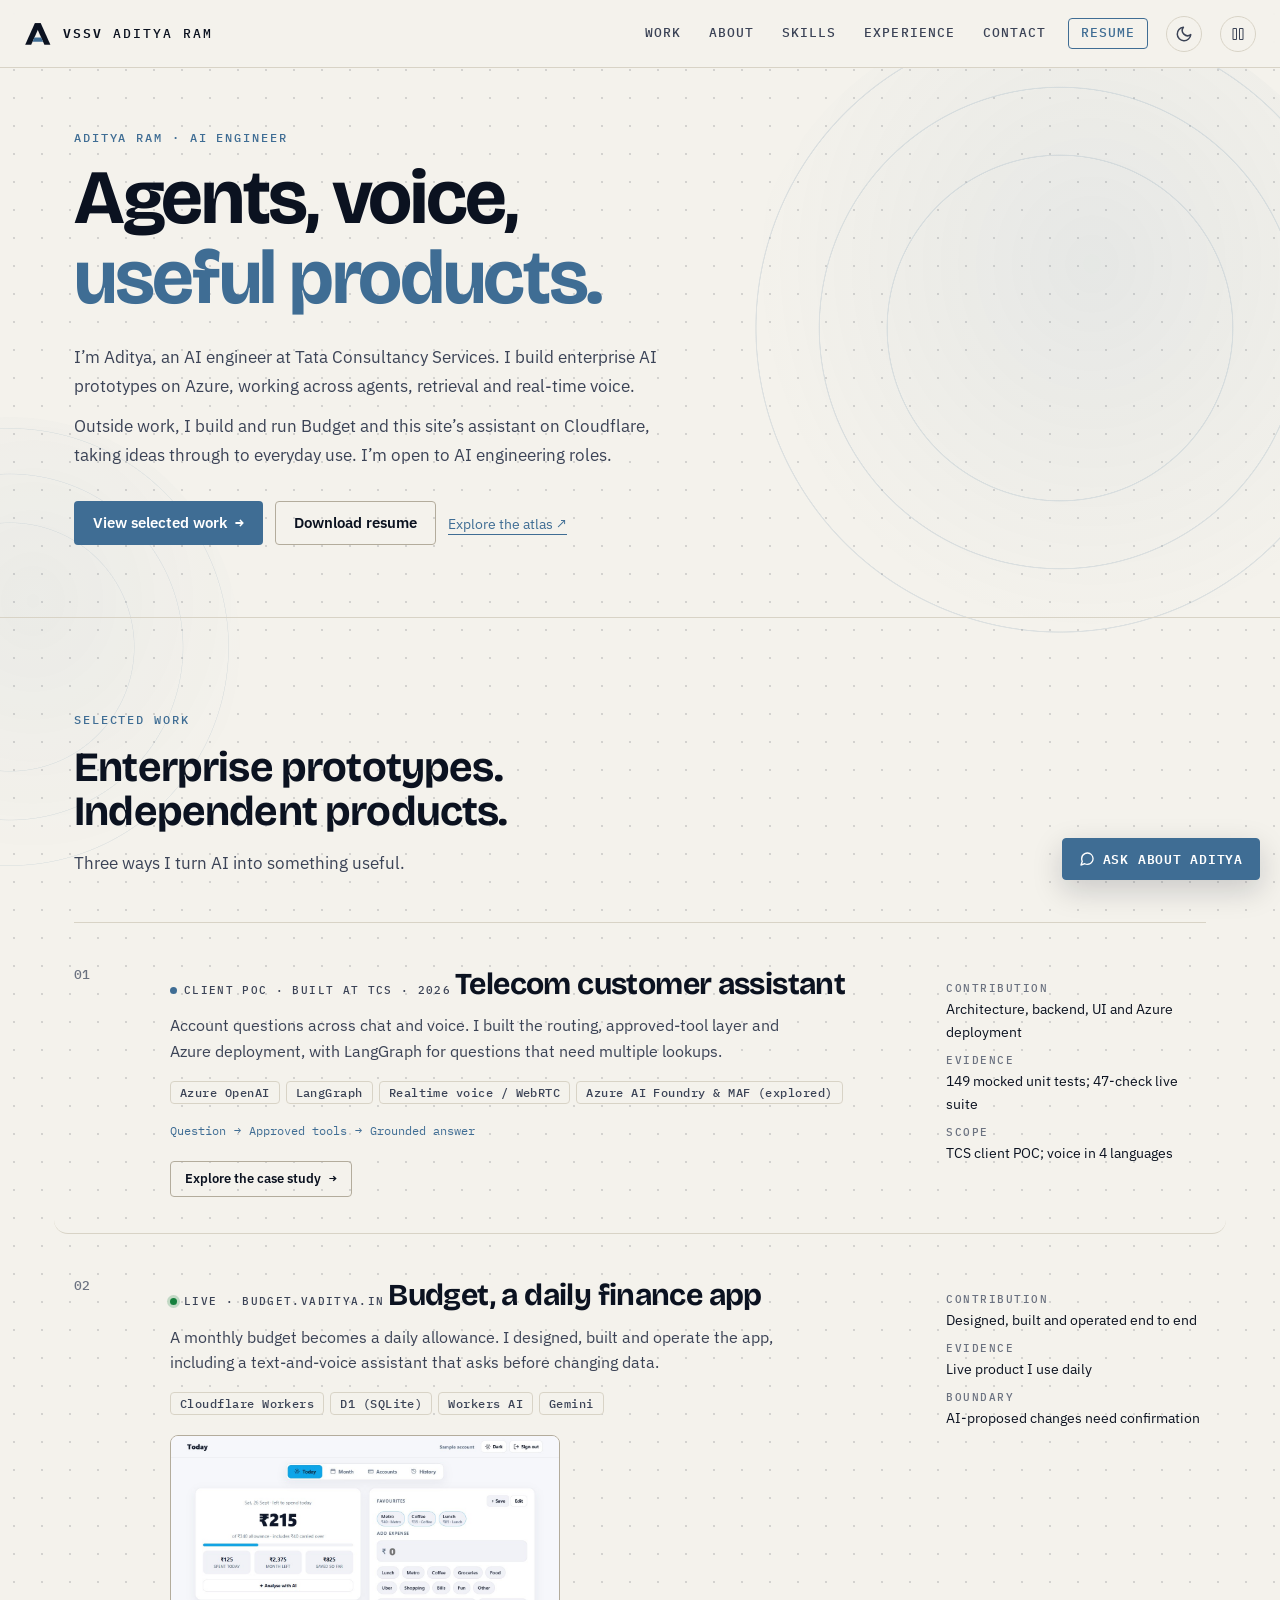
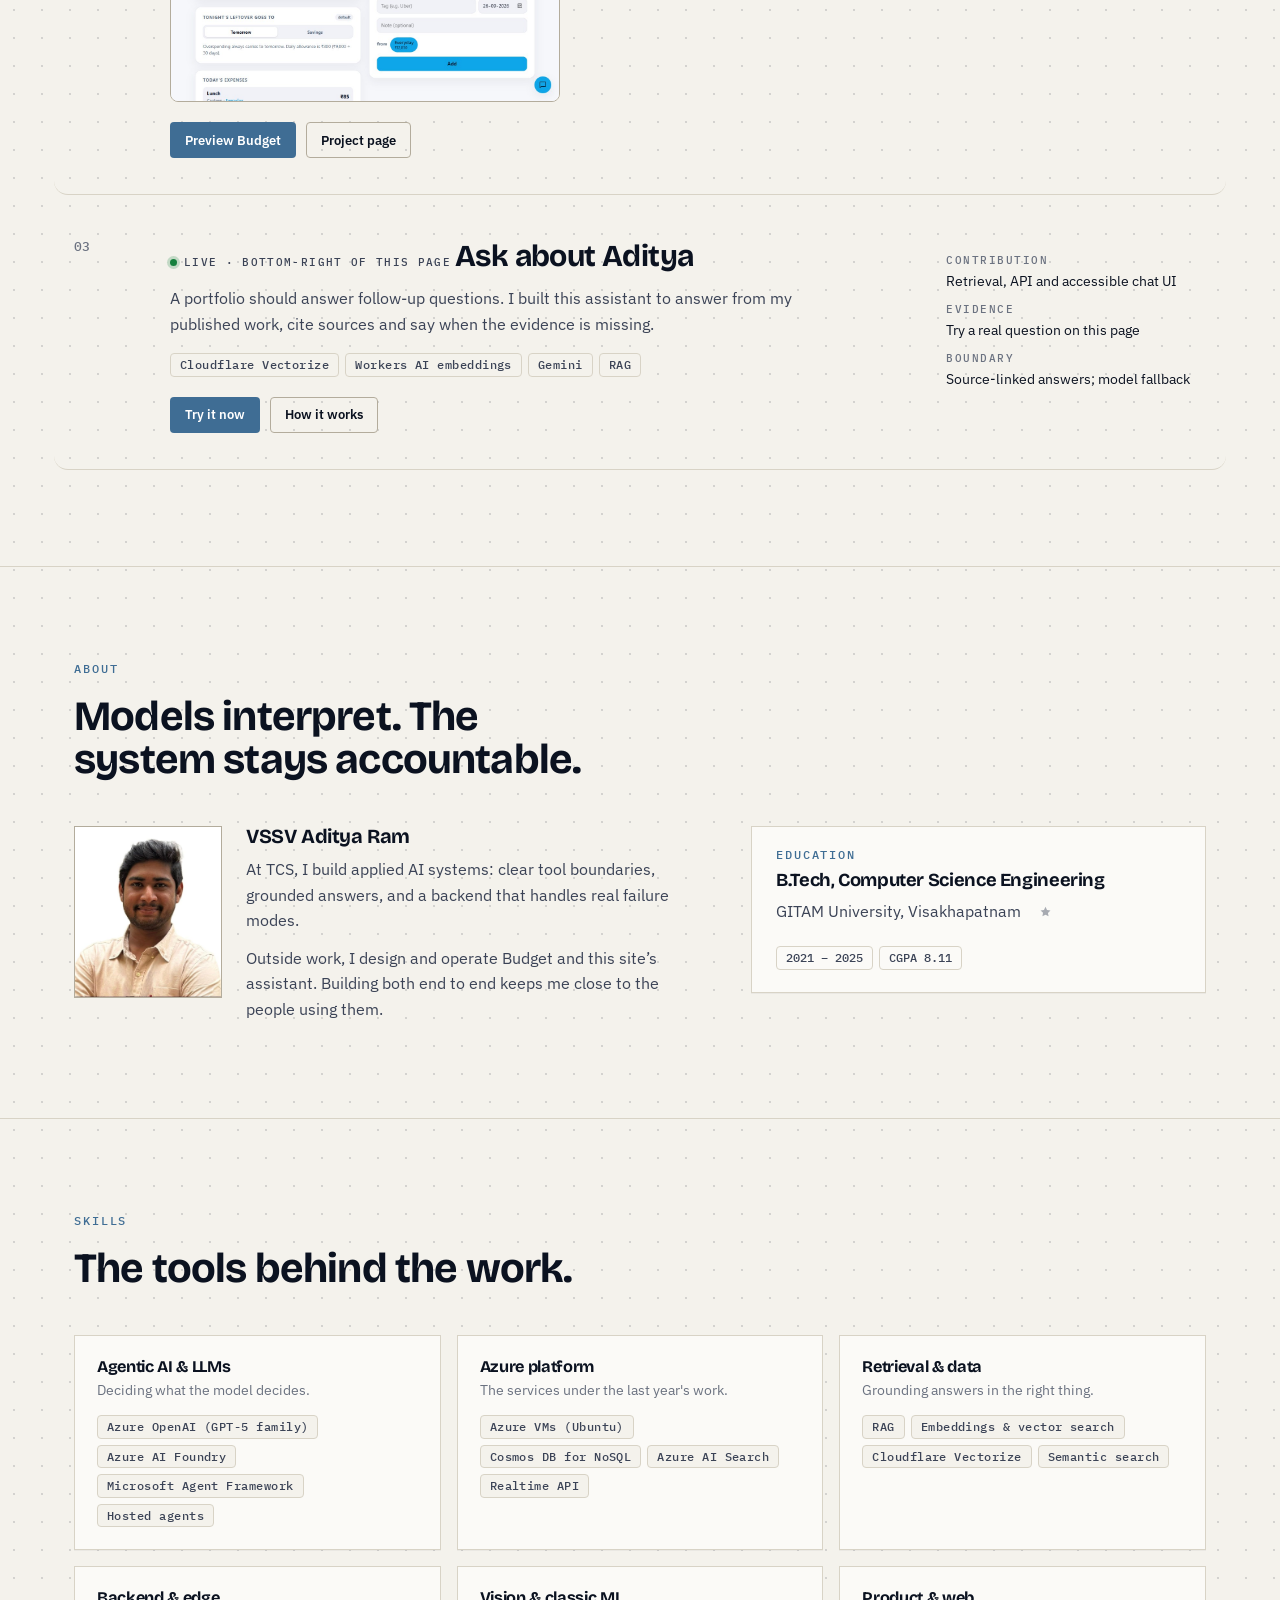
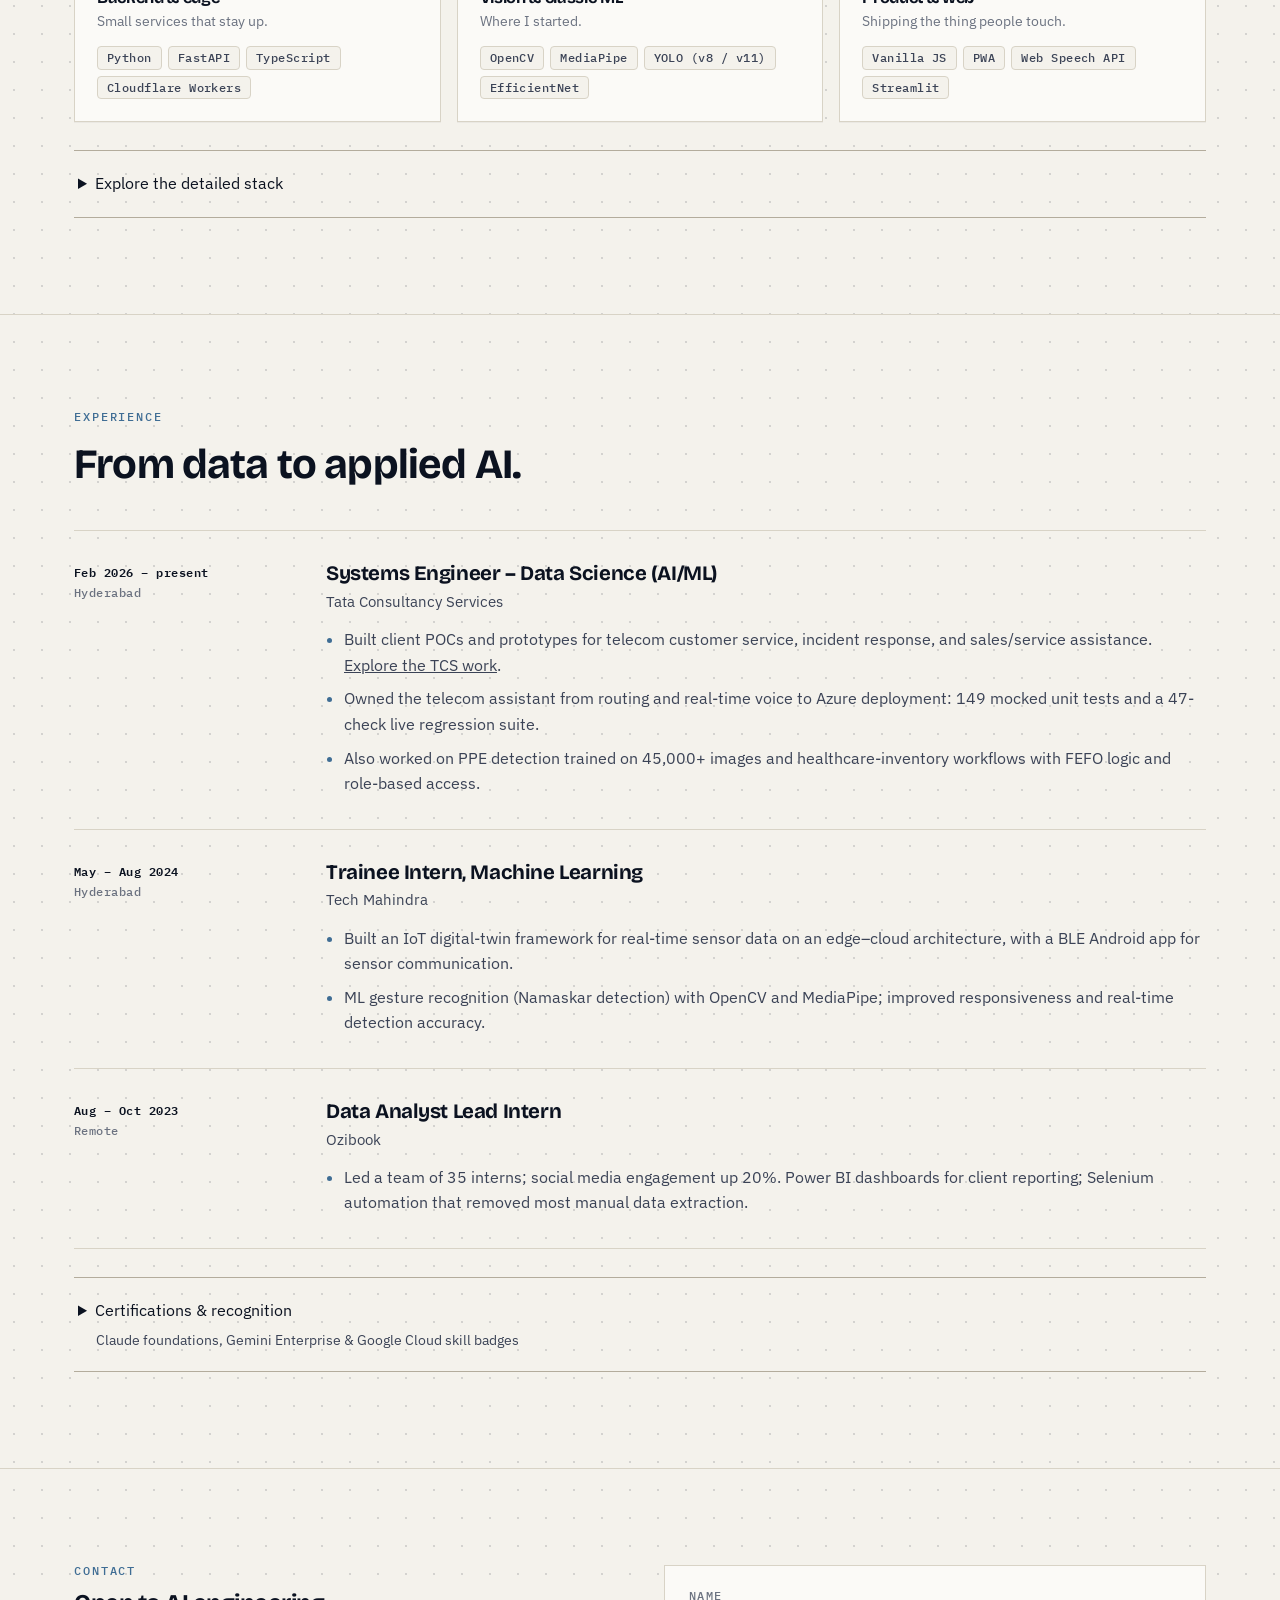
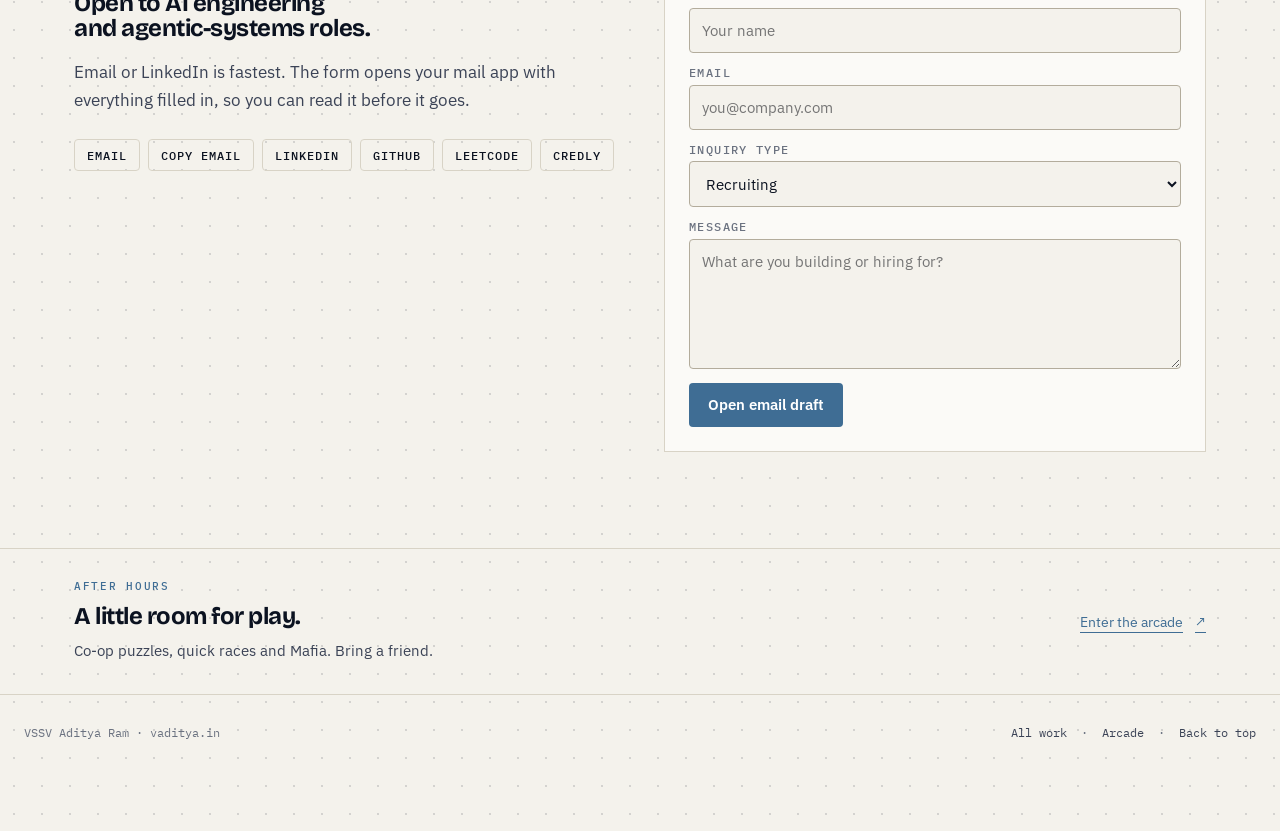
<file: index.html>
<!DOCTYPE html>
<html lang="en">
<head>
  <meta charset="UTF-8">
  <meta name="viewport" content="width=device-width, initial-scale=1.0">
  <meta name="description" content="AI engineer at TCS building enterprise prototypes and independent live products. Explore agents, voice assistants, retrieval systems and the work behind them.">
  <title>VSSV Aditya Ram | AI Engineer</title>
  <link rel="canonical" href="https://vaditya.in/">
  <meta name="theme-color" content="#f4f2ec">
  <meta property="og:type" content="website">
  <meta property="og:site_name" content="VSSV Aditya Ram">
  <meta property="og:title" content="VSSV Aditya Ram | AI Engineer">
  <meta property="og:description" content="AI engineer at TCS building enterprise prototypes and independent live products. Explore agents, voice assistants, retrieval systems and the work behind them.">
  <meta property="og:url" content="https://vaditya.in/">
  <meta property="og:image" content="https://vaditya.in/assets/social-preview.png">
  <meta property="og:image:width" content="1200">
  <meta property="og:image:height" content="630">
  <meta property="og:image:alt" content="VSSV Aditya Ram. AI engineer building agents, voice assistants and useful products.">
  <meta name="twitter:card" content="summary_large_image">
  <meta name="twitter:title" content="VSSV Aditya Ram | AI Engineer">
  <meta name="twitter:description" content="AI engineer at TCS building enterprise prototypes and independent live products. Explore agents, voice assistants, retrieval systems and the work behind them.">
  <meta name="twitter:image" content="https://vaditya.in/assets/social-preview.png">
  <link rel="icon" type="image/png" href="assets/favicon-light.png" data-favicon-link>
  <link rel="apple-touch-icon" href="assets/apple-touch-icon.png">
  <script>
    // Runs before first paint so there's no flash of the wrong theme.
    // No stored choice follows the OS/browser preference.
    (function () {
      let pref = null;
      try { pref = localStorage.getItem("portfolio-theme"); } catch (_) {}
      const dark = pref === "dark" || (pref !== "light" && matchMedia("(prefers-color-scheme: dark)").matches);
      document.documentElement.dataset.theme = dark ? "dark" : "light";
      document.querySelector('meta[name="theme-color"]').content = dark ? "#0b1220" : "#f4f2ec";
    })();
  </script>
  <link rel="preconnect" href="https://fonts.googleapis.com">
  <link rel="preconnect" href="https://fonts.gstatic.com" crossorigin>
  <link href="https://fonts.googleapis.com/css2?family=Bricolage+Grotesque:opsz,wght@12..96,500..800&family=IBM+Plex+Sans:wght@400;500;600;700&family=IBM+Plex+Mono:wght@400;500;600&display=swap" rel="stylesheet">
  <link rel="stylesheet" href="style.css">
  <link rel="stylesheet" href="secret-entry.css">
</head>
<body>
  <a class="skip-link" href="#main-content">Skip to content</a>
  <header class="site-header" data-header>
    <a class="brand" href="index.html" aria-label="VSSV Aditya Ram home">
      <span class="brand-mark" aria-hidden="true">
        <svg viewBox="22 12 46 40" focusable="false"><polygon points="40,14 50,14 34,50 24,50"/><polygon points="40,14 50,14 66,50 56,50"/><polygon class="signal" points="39.3,38 50.7,38 53.8,45 36.2,45"/></svg>
      </span>
      <span class="brand-name"><b>VSSV</b> Aditya Ram</span>
    </a>
    <nav aria-label="Main navigation" class="site-nav" id="site-nav" data-nav>
      <a href="#work">Work</a>
      <a href="#about">About</a>
      <a href="#skills">Skills</a>
      <a href="#experience">Experience</a>
      <a href="#contact">Contact</a>
      <a class="nav-resume" href="assets/Resume.pdf" download>Resume</a>
    </nav>
    <button class="theme-toggle" type="button" title="Switch to dark mode" aria-label="Switch to dark mode" aria-pressed="true" data-theme-toggle>
      <svg class="theme-icon theme-icon-sun" viewBox="0 0 24 24" fill="none" stroke="currentColor" stroke-width="2" aria-hidden="true"><circle cx="12" cy="12" r="4"/><path d="M12 2v2M12 20v2M4.9 4.9l1.4 1.4M17.7 17.7l1.4 1.4M2 12h2M20 12h2M4.9 19.1l1.4-1.4M17.7 6.3l1.4-1.4"/></svg>
      <svg class="theme-icon theme-icon-moon" viewBox="0 0 24 24" fill="none" stroke="currentColor" stroke-width="2" stroke-linecap="round" stroke-linejoin="round" aria-hidden="true"><path d="M21 12.8A9 9 0 1 1 11.2 3a7 7 0 0 0 9.8 9.8z"/></svg>
    </button>
    <button class="nav-toggle" type="button" aria-label="Toggle navigation" aria-expanded="false" aria-controls="site-nav" data-nav-toggle>
      <span></span><span></span><span></span>
    </button>
  </header>

  <main id="main-content" tabindex="-1">
    <section class="hero" id="home">
      <div class="wrap">
        <div class="hero-copy reveal">
          <p class="eyebrow">Aditya Ram &middot; AI engineer</p>
          <h1>Agents, voice,<br><em>useful products.</em></h1>
          <p class="lede">I’m Aditya, an AI engineer at Tata Consultancy Services. I build enterprise AI prototypes on Azure, working across agents, retrieval and real-time voice.</p>
          <p class="lede">Outside work, I build and run Budget and this site’s assistant on Cloudflare, taking ideas through to everyday use. I’m open to AI engineering roles.</p>
          <div class="hero-actions">
            <a class="btn btn-primary" href="#work">View selected work <span class="arrow" aria-hidden="true">&rarr;</span></a>
            <a class="btn btn-secondary" href="assets/Resume.pdf" download>Download resume</a>
            <a class="text-link" href="work-atlas.html">Explore the atlas <span aria-hidden="true">&nearr;</span></a>
          </div>
        </div>
      </div>
    </section>

    <section class="sec" id="work">
      <div class="wrap">
        <div class="sec-head reveal">
          <p class="eyebrow">Selected work</p>
          <h2>Enterprise prototypes. Independent products.</h2>
          <p class="lede">Three ways I turn AI into something useful.</p>
        </div>

        <div class="work-list">
          <article class="work-row reveal">
            <div class="work-idx">01</div>
            <div>
              <span class="status client">Client POC &middot; built at TCS &middot; 2026</span>
              <h3 class="work-title"><a href="project-telecom-assistant.html">Telecom customer assistant</a></h3>
              <p class="work-summary">Account questions across chat and voice. I built the routing, approved-tool layer and Azure deployment, with LangGraph for questions that need multiple lookups.</p>
              <div class="work-tags"><span class="tag">Azure OpenAI</span><span class="tag">LangGraph</span><span class="tag">Realtime voice / WebRTC</span><span class="tag">Azure AI Foundry &amp; MAF (explored)</span></div>
              <div class="flow-summary" aria-label="Assistant flow"><span>Question</span><span aria-hidden="true">&rarr;</span><span>Approved tools</span><span aria-hidden="true">&rarr;</span><span>Grounded answer</span></div><div class="work-cta">
                <a class="btn btn-secondary btn-sm" href="project-telecom-assistant.html">Explore the case study <span class="arrow">&rarr;</span></a>
              </div>
            </div>
            <dl class="work-spec"><div><dt>Contribution</dt><dd>Architecture, backend, UI and Azure deployment</dd></div><div><dt>Evidence</dt><dd>149 mocked unit tests; 47-check live suite</dd></div><div><dt>Scope</dt><dd>TCS client POC; voice in 4 languages</dd></div></dl>
          </article>

          <article class="work-row reveal">
            <div class="work-idx">02</div>
            <div>
              <span class="status live">Live &middot; budget.vaditya.in</span>
              <h3 class="work-title"><a href="live-project-budget.html">Budget, a daily finance app</a></h3>
              <p class="work-summary">A monthly budget becomes a daily allowance. I designed, built and operate the app, including a text-and-voice assistant that asks before changing data.</p>
              <div class="work-tags"><span class="tag">Cloudflare Workers</span><span class="tag">D1 (SQLite)</span><span class="tag">Workers AI</span><span class="tag">Gemini</span></div>
              <a class="work-preview" href="live-project-budget.html#product-preview" aria-label="Preview Budget with sample data"><img src="assets/budget-preview.jpg" alt="Budget’s daily allowance and expense entry screen, shown with sample data" width="1200" height="820" loading="lazy" decoding="async"></a><div class="work-cta">
                <a class="btn btn-primary btn-sm" href="live-project-budget.html#product-preview">Preview Budget</a>
                <a class="btn btn-secondary btn-sm" href="live-project-budget.html">Project page</a>
              </div>
            </div>
            <dl class="work-spec"><div><dt>Contribution</dt><dd>Designed, built and operated end to end</dd></div><div><dt>Evidence</dt><dd>Live product I use daily</dd></div><div><dt>Boundary</dt><dd>AI-proposed changes need confirmation</dd></div></dl>
          </article>

          <article class="work-row reveal">
            <div class="work-idx">03</div>
            <div>
              <span class="status live">Live &middot; bottom-right of this page</span>
              <h3 class="work-title"><a href="projects.html#ask-aditya">Ask about Aditya</a></h3>
              <p class="work-summary">A portfolio should answer follow-up questions. I built this assistant to answer from my published work, cite sources and say when the evidence is missing.</p>
              <div class="work-tags"><span class="tag">Cloudflare Vectorize</span><span class="tag">Workers AI embeddings</span><span class="tag">Gemini</span><span class="tag">RAG</span></div>
              <div class="work-cta">
                <button class="btn btn-primary btn-sm" type="button" data-open-ask>Try it now</button>
                <a class="btn btn-secondary btn-sm" href="projects.html#ask-aditya">How it works</a>
              </div>
            </div>
            <dl class="work-spec"><div><dt>Contribution</dt><dd>Retrieval, API and accessible chat UI</dd></div><div><dt>Evidence</dt><dd>Try a real question on this page</dd></div><div><dt>Boundary</dt><dd>Source-linked answers; model fallback</dd></div></dl>
          </article>
        </div>
      </div>
    </section>

    <section class="sec" id="about">
      <div class="wrap">
        <div class="sec-head reveal">
          <p class="eyebrow">About</p>
          <h2>Models interpret. The system stays accountable.</h2>
        </div>
        <div class="about-grid">
          <div class="about-card reveal">
            <img src="assets/profile.jpg" width="148" height="172" loading="lazy" decoding="async" alt="VSSV Aditya Ram" class="profile-photo">
            <div>
              <h3>VSSV Aditya Ram</h3>
              <p>At TCS, I build applied AI systems: clear tool boundaries, grounded answers, and a backend that handles real failure modes.</p>
              <p>Outside work, I design and operate Budget and this site’s assistant. Building both end to end keeps me close to the people using them.</p>
            </div>
          </div>
          <article class="card education-card reveal">
            <p class="eyebrow">Education</p>
            <h3>B.Tech, Computer Science Engineering</h3>
            <div class="education-university">
              <p>GITAM University, Visakhapatnam</p>
              <button
                class="memory-star-trigger"
                type="button"
                aria-label="Hidden control: hold for two seconds or activate four times"
                aria-haspopup="dialog"
                aria-controls="memory-invitation"
                aria-expanded="false"
                data-memory-trigger
                hidden
              >
                <svg class="memory-star-icon" viewBox="0 0 24 24" focusable="false" aria-hidden="true">
                  <path d="m12 2.9 2.42 5.04 5.55.77-4.03 3.89.99 5.52L12 15.49l-4.93 2.63.99-5.52-4.03-3.89 5.55-.77L12 2.9Z"/>
                </svg>
                <svg class="memory-heart-icon" viewBox="0 0 24 24" focusable="false" aria-hidden="true">
                  <path d="M12 20.35 10.55 19.03C5.4 14.36 2 11.27 2 7.5 2 4.42 4.42 2 7.5 2c1.74 0 3.41.81 4.5 2.09A6.02 6.02 0 0 1 16.5 2C19.58 2 22 4.42 22 7.5c0 3.77-3.4 6.86-8.55 11.54L12 20.35Z"/>
                </svg>
              </button>
            </div>
            <div class="education-meta">
              <span>2021 &ndash; 2025</span>
              <span>CGPA 8.11</span>
            </div>
          </article>
        </div>
      </div>
    </section>

    <section class="sec" id="skills">
      <div class="wrap">
        <div class="sec-head reveal">
          <p class="eyebrow">Skills</p>
          <h2>The tools behind the work.</h2>
        </div>
        <div class="skill-grid">
          <article class="skill reveal">
            <h3>Agentic AI &amp; LLMs</h3>
            <p>Deciding what the model decides.</p>
            <div class="tag-row"><span class="tag">Azure OpenAI (GPT-5 family)</span><span class="tag">Azure AI Foundry</span><span class="tag">Microsoft Agent Framework</span><span class="tag">Hosted agents</span></div>
          </article>
          <article class="skill reveal">
            <h3>Azure platform</h3>
            <p>The services under the last year's work.</p>
            <div class="tag-row"><span class="tag">Azure VMs (Ubuntu)</span><span class="tag">Cosmos DB for NoSQL</span><span class="tag">Azure AI Search</span><span class="tag">Realtime API</span></div>
          </article>
          <article class="skill reveal">
            <h3>Retrieval &amp; data</h3>
            <p>Grounding answers in the right thing.</p>
            <div class="tag-row"><span class="tag">RAG</span><span class="tag">Embeddings &amp; vector search</span><span class="tag">Cloudflare Vectorize</span><span class="tag">Semantic search</span></div>
          </article>
          <article class="skill reveal">
            <h3>Backend &amp; edge</h3>
            <p>Small services that stay up.</p>
            <div class="tag-row"><span class="tag">Python</span><span class="tag">FastAPI</span><span class="tag">TypeScript</span><span class="tag">Cloudflare Workers</span></div>
          </article>
          <article class="skill reveal">
            <h3>Vision &amp; classic ML</h3>
            <p>Where I started.</p>
            <div class="tag-row"><span class="tag">OpenCV</span><span class="tag">MediaPipe</span><span class="tag">YOLO (v8 / v11)</span><span class="tag">EfficientNet</span></div>
          </article>
          <article class="skill reveal">
            <h3>Product &amp; web</h3>
            <p>Shipping the thing people touch.</p>
            <div class="tag-row"><span class="tag">Vanilla JS</span><span class="tag">PWA</span><span class="tag">Web Speech API</span><span class="tag">Streamlit</span></div>
          </article>
        </div>
      <details class="stack-details">
          <summary>Explore the detailed stack</summary>
        <div class="board is-visible" aria-label="Current technology stack">
          <div class="board-head">
            <span class="board-dots" aria-hidden="true"><i></i><i></i><i></i></span>
            <b>Tools in practice</b>
          </div>

          <figure class="flow-diagram diagram is-drawn" aria-label="Diagram: the stack as four layers, models at top, runtime and edge at bottom, connected top to bottom">
            <svg viewBox="0 0 380 198" role="img">
              <title>VSSV Aditya Ram | AI Engineer</title>
              <desc>Four layers stacked top to bottom: models, agents and orchestration, data and retrieval, and runtime and edge &mdash; the same four groups listed below, connected by one rail.</desc>
              <style>
                .fd-box { fill: var(--panel); stroke: var(--rule-strong); stroke-width: 1.1; }
                .fd-box.hot { fill: var(--signal-soft); stroke: var(--signal); }
                .fd-lbl { font: 600 9px var(--font-mono); fill: var(--ink); }
                .fd-sub { font: 500 7.5px var(--font-mono); fill: var(--ink-3); }
                .fd-ln { fill: none; stroke: var(--rule-strong); stroke-width: 1.1; stroke-dasharray: 1; stroke-dashoffset: 1; transition: stroke-dashoffset 1100ms ease; }
                .flow-diagram.is-drawn .fd-ln { stroke-dashoffset: 0; }
                .fd-node { fill: var(--panel); stroke: var(--rule-strong); stroke-width: 1.1; }
                .fd-node.hot { fill: var(--signal); stroke: var(--signal); }
                .fd-pulse { fill: var(--signal); }
              </style>

              <path class="fd-ln" pathLength="1" d="M26,23 V173"/>

              <circle class="fd-node hot" cx="26" cy="23" r="3.2"/>
              <circle class="fd-node" cx="26" cy="73" r="3.2"/>
              <circle class="fd-node" cx="26" cy="123" r="3.2"/>
              <circle class="fd-node" cx="26" cy="173" r="3.2"/>

              <rect class="fd-box hot" x="44" y="6" width="320" height="34" rx="4"/>
              <text class="fd-lbl" x="62" y="21">Models</text>
              <text class="fd-sub" x="62" y="33">GPT-5 family &middot; Realtime voice &middot; Gemini</text>

              <rect class="fd-box" x="44" y="56" width="320" height="34" rx="4"/>
              <text class="fd-lbl" x="62" y="71">Agents &amp; orchestration</text>
              <text class="fd-sub" x="62" y="83">AI Foundry &middot; Agent Framework &middot; LangGraph</text>

              <rect class="fd-box" x="44" y="106" width="320" height="34" rx="4"/>
              <text class="fd-lbl" x="62" y="121">Data &amp; retrieval</text>
              <text class="fd-sub" x="62" y="133">Cosmos DB &middot; AI Search &middot; Vectorize + D1</text>

              <rect class="fd-box" x="44" y="156" width="320" height="34" rx="4"/>
              <text class="fd-lbl" x="62" y="171">Runtime &amp; edge</text>
              <text class="fd-sub" x="62" y="183">Azure VM &middot; Cloudflare Workers &middot; FastAPI</text>
            </svg>
            <figcaption>Four layers, top to bottom &mdash; tools used across my projects; each case study identifies its own stack.</figcaption>
          </figure>

          <div class="board-body">
            <div class="board-group">
              <h3>Models</h3>
              <ul>
                <li>Azure OpenAI &middot; GPT-5 family<small>routing, planning, grounded answers</small></li>
                <li>Realtime voice + live transcription<small>WebRTC, tool calls mid-conversation</small></li>
                <li>Gemini + Cloudflare Workers AI<small>structured output, automatic fallback</small></li>
              </ul>
            </div>
            <div class="board-group">
              <h3>Agents &amp; orchestration</h3>
              <ul>
                <li>Azure AI Foundry<small>prompt agents, OpenAPI tools</small></li>
                <li>Microsoft Agent Framework<small>hosted and standalone agents</small></li>
                <li>LangGraph<small>plan &rarr; fetch &rarr; answer graphs</small></li>
                <li>Deterministic-first routing<small>confidence gating, clarification</small></li>
              </ul>
            </div>
            <div class="board-group">
              <h3>Data &amp; retrieval</h3>
              <ul>
                <li>Azure Cosmos DB (NoSQL)<small>conversation history</small></li>
                <li>Azure AI Search<small>full-text over conversations</small></li>
                <li>Cloudflare Vectorize + D1<small>embeddings, SQLite at the edge</small></li>
                <li>RAG with grounded citations</li>
              </ul>
            </div>
            <div class="board-group">
              <h3>Runtime &amp; edge</h3>
              <ul>
                <li>Azure VMs &middot; nginx &middot; systemd<small>TLS via Let's Encrypt</small></li>
                <li>WebRTC + self-hosted TURN<small>voice through locked-down networks</small></li>
                <li>Cloudflare Workers<small>API + PWA from one origin</small></li>
                <li>FastAPI &middot; Python &middot; TypeScript</li>
              </ul>
            </div>
          </div>
          <div class="board-foot">Tools used across client prototypes and independent live products.</div>
        </div>
        </details>
      </div>
    </section>

    <section class="sec" id="experience">
      <div class="wrap">
        <div class="sec-head reveal">
          <p class="eyebrow">Experience</p>
          <h2>From data to applied AI.</h2>
        </div>
        <div class="timeline">
          <article class="job reveal">
            <div class="job-when"><b>Feb 2026 &ndash; present</b>Hyderabad</div>
            <div>
              <h3>Systems Engineer &ndash; Data Science (AI/ML)</h3>
              <p class="org">Tata Consultancy Services</p>
              <ul>
                <li>Built client POCs and prototypes for telecom customer service, incident response, and sales/service assistance. <a href="work-atlas.html?project=telecom">Explore the TCS work</a>.</li>
                <li>Owned the telecom assistant from routing and real-time voice to Azure deployment: 149 mocked unit tests and a 47-check live regression suite.</li>
                <li>Also worked on PPE detection trained on 45,000+ images and healthcare-inventory workflows with FEFO logic and role-based access.</li>
              </ul>
            </div>
          </article>
          <article class="job reveal">
            <div class="job-when"><b>May &ndash; Aug 2024</b>Hyderabad</div>
            <div>
              <h3>Trainee Intern, Machine Learning</h3>
              <p class="org">Tech Mahindra</p>
              <ul>
                <li>Built an IoT digital-twin framework for real-time sensor data on an edge&ndash;cloud architecture, with a BLE Android app for sensor communication.</li>
                <li>ML gesture recognition (Namaskar detection) with OpenCV and MediaPipe; improved responsiveness and real-time detection accuracy.</li>
              </ul>
            </div>
          </article>
          <article class="job reveal">
            <div class="job-when"><b>Aug &ndash; Oct 2023</b>Remote</div>
            <div>
              <h3>Data Analyst Lead Intern</h3>
              <p class="org">Ozibook</p>
              <ul>
                <li>Led a team of 35 interns; social media engagement up 20%. Power BI dashboards for client reporting; Selenium automation that removed most manual data extraction.</li>
              </ul>
            </div>
          </article>
        </div>

        <details class="credentials-details" id="credentials">
          <summary>Certifications &amp; recognition <span>Claude foundations, Gemini Enterprise &amp; Google Cloud skill badges</span></summary>
        <div class="recognition">
          <article class="card reveal">
            <p class="eyebrow">Anthropic</p>
            <h3>Claude Certified Architect &mdash; Foundations</h3>
            <p>Certified on designing agentic systems around Claude: tool use, context management, and production deployment patterns.</p>
          </article>
          <article class="card reveal">
            <p class="eyebrow">Anthropic</p>
            <h3>Claude Certified Developer &mdash; Foundations</h3>
            <p>Certified on building with the Claude API and Claude Code: prompting, tool integration, and agentic workflows.</p>
          </article>
          <article class="card reveal">
            <p class="eyebrow">Runner-up</p>
            <h3>TCS Internal Hackathon</h3>
            <p>Retail sentiment and product-intelligence system &mdash; Streamlit, Altair, OpenAI API, LangChain, RAG.</p>
          </article>
          <article class="card reveal">
            <p class="eyebrow">Google Cloud</p>
            <h3>Certified Partner Specialist &mdash; Gemini Enterprise Deployment</h3>
            <p>Partner certification in deploying Gemini Enterprise for organizations.</p>
          </article>
          <article class="card reveal">
            <p class="eyebrow">Google Cloud</p>
            <h3>Certified Partner Specialist &mdash; Gemini Enterprise Agent Development</h3>
            <p>Partner certification in building agents on Gemini Enterprise.</p>
          </article>
          <article class="card reveal">
            <p class="eyebrow">Champion</p>
            <h3>LIREL Champion, TCS</h3>
            <p>Recognised for performance and consistent execution among peers.</p>
          </article>
          <article class="card reveal">
            <p class="eyebrow">Top 5 on campus</p>
            <h3>PwC Launchpad</h3>
            <p>1.5-year programme in Python fundamentals and the Salesforce platform.</p>
          </article>
          <article class="card reveal skill-badges" id="skill-badges">
            <p class="eyebrow">Google Cloud &middot; selected skill badges</p>
            <h3>Agent engineering &amp; serverless development</h3>
            <p>Hands-on challenge labs in deployment, evaluation, access governance and Cloud Run. Each badge links to its verification page.</p>
            <ul>
              <li><a href="https://www.credly.com/badges/69b1f4c9-5ef2-4e8a-8e6e-e9c2b3c671c8" target="_blank" rel="noopener noreferrer">Deploy an Agent with Agent Development Kit (ADK) &nearr;</a></li>
              <li><a href="https://www.credly.com/badges/24418418-4a98-4397-b8ff-2bbd76323b7a" target="_blank" rel="noopener noreferrer">Evaluate and Improve Agent Development Kit Agents &nearr;</a></li>
              <li><a href="https://www.credly.com/badges/758e9449-83a1-4326-a6b4-cfb1eca8cef0" target="_blank" rel="noopener noreferrer">Govern Agent Access with Gemini Enterprise Agent Platform &nearr;</a></li>
              <li><a href="https://www.credly.com/badges/1a506960-8259-416e-bdbf-fcd074fcbc04" target="_blank" rel="noopener noreferrer">Develop Serverless Applications on Cloud Run Skill Badge &nearr;</a></li>
            </ul>
          </article>
        </div>
        </details>
      </div>
    </section>

    <section class="sec" id="contact">
      <div class="wrap contact-grid">
        <div class="reveal">
          <p class="eyebrow">Contact</p>
          <h2>Open to AI engineering and agentic-systems roles.</h2>
          <p class="lede mt-sm">Email or LinkedIn is fastest. The form opens your mail app with everything filled in, so you can read it before it goes.</p>
          <div class="social-row">
            <a href="mailto:vssv.aditya@gmail.com">Email</a>
            <button type="button" data-copy-email>Copy email</button>
            <a href="https://www.linkedin.com/in/vssv-aditya-ram-16721a14b/" target="_blank" rel="noopener noreferrer">LinkedIn</a>
            <a href="https://github.com/v-adityaram" target="_blank" rel="noopener noreferrer">GitHub</a>
            <a href="https://leetcode.com/u/vaditya/" target="_blank" rel="noopener noreferrer">LeetCode</a>
            <a href="https://www.credly.com/users/v-s-s-v-aditya-ram" target="_blank" rel="noopener noreferrer">Credly</a>
          </div>
          <p class="copy-status" role="status" data-copy-status></p>
        </div>
        <form class="contact-form reveal" data-contact-form>
          <label>Name<input type="text" name="name" autocomplete="name" placeholder="Your name" required></label>
          <label>Email<input type="email" name="email" autocomplete="email" spellcheck="false" placeholder="you@company.com" required></label>
          <label>Inquiry type
            <select name="inquiry">
              <option>Recruiting</option>
              <option>Project Collaboration</option>
              <option>Research</option>
              <option>Other</option>
            </select>
          </label>
          <label>Message<textarea name="message" rows="5" placeholder="What are you building or hiring for?" required></textarea></label>
          <button class="btn btn-primary" type="submit">Open email draft</button>
        </form>
      </div>
    </section>
    <section class="after-hours" id="after-hours" aria-labelledby="after-hours-title">
      <div class="wrap after-hours-inner">
        <div>
          <p class="eyebrow">After hours</p>
          <h2 id="after-hours-title">A little room for play.</h2>
          <p>Co-op puzzles, quick races and Mafia. Bring a friend.</p>
        </div>
        <a class="after-hours-link" href="https://games.vaditya.in">Enter the arcade <span aria-hidden="true">&nearr;</span></a>
      </div>
    </section>
  </main>

  <footer class="site-footer">
    <span>VSSV Aditya Ram &middot; vaditya.in</span>
    <span><a href="projects.html">All work</a> &nbsp;&middot;&nbsp; <a href="https://games.vaditya.in">Arcade</a> &nbsp;&middot;&nbsp; <a href="#home">Back to top</a></span>
  </footer>

  <dialog
    class="memory-dialog"
    id="memory-invitation"
    aria-labelledby="memory-invitation-title"
    aria-describedby="memory-invitation-copy"
    data-memory-dialog
  >
    <section class="memory-invitation-panel" data-memory-panel>
      <div class="memory-panel-glow" aria-hidden="true"></div>
      <button class="memory-dialog-close" type="button" aria-label="Close" data-memory-close autofocus>
        <svg viewBox="0 0 24 24" focusable="false" aria-hidden="true">
          <path d="M6 6l12 12M18 6 6 18"/>
        </svg>
      </button>
      <div class="memory-dialog-content">
        <svg class="memory-dialog-heart" viewBox="0 0 24 24" focusable="false" aria-hidden="true">
          <path d="m12 2.9 2.42 5.04 5.55.77-4.03 3.89.99 5.52L12 15.49l-4.93 2.63.99-5.52-4.03-3.89 5.55-.77L12 2.9Z"/>
        </svg>
        <p class="memory-dialog-kicker">Hidden</p>
        <h2 id="memory-invitation-title">A door with no sign.</h2>
        <p id="memory-invitation-copy">If it's yours, you already have the key.</p>
        <form class="memory-dialog-form" data-memory-form>
          <label class="sr-only" for="memory-key">Key</label>
          <input id="memory-key" name="key" type="password" placeholder="Key" maxlength="512" autocomplete="current-password" required>
          <button class="btn btn-primary memory-dialog-cta" type="submit">Open</button>
          <p class="memory-dialog-status" role="status" aria-live="polite" data-memory-status></p>
        </form>
      </div>
    </section>
  </dialog>

  <script src="script.js"></script>
  <script src="ask-widget.js" defer></script>
  <script src="secret-entry.js"></script>
</body>
</html>
</file>
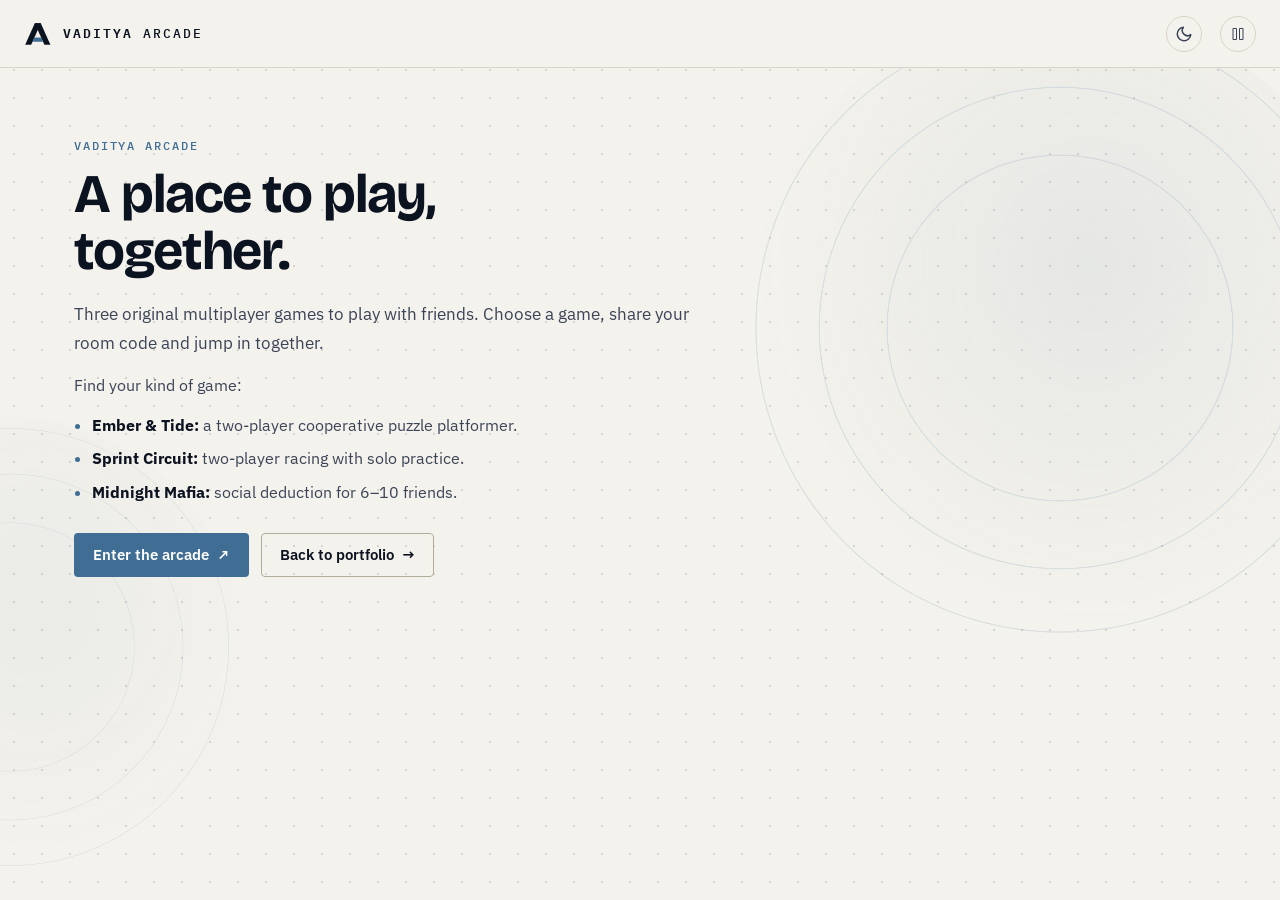
<file: arcade-preview.html>
<!DOCTYPE html>
<html lang="en">
<head>
  <meta charset="UTF-8">
  <meta name="viewport" content="width=device-width, initial-scale=1.0">
  <meta name="robots" content="noindex, nofollow">
  <meta name="theme-color" content="#f4f2ec">
  <meta name="description" content="Play VAditya Arcade: cooperative puzzles, two-player racing and social deduction. Invite your friends and play together online.">
  <link rel="canonical" href="https://games.vaditya.in/">
  <title>VAditya Arcade | Play with friends</title>
  <link rel="icon" type="image/png" href="assets/favicon-light.png" data-favicon-link>
  <script>
    (function () {
      let pref = null;
      try { pref = localStorage.getItem("portfolio-theme"); } catch (_) {}
      const dark = pref === "dark" || (pref !== "light" && matchMedia("(prefers-color-scheme: dark)").matches);
      document.documentElement.dataset.theme = dark ? "dark" : "light";
      document.querySelector('meta[name="theme-color"]').content = dark ? "#0b1220" : "#f4f2ec";
    })();
  </script>
  <link rel="preconnect" href="https://fonts.googleapis.com">
  <link rel="preconnect" href="https://fonts.gstatic.com" crossorigin>
  <link href="https://fonts.googleapis.com/css2?family=Bricolage+Grotesque:opsz,wght@12..96,500..800&amp;family=IBM+Plex+Sans:wght@400;500;600;700&amp;family=IBM+Plex+Mono:wght@400;500;600&amp;display=swap" rel="stylesheet">
  <link rel="stylesheet" href="style.css">
</head>
<body>
  <a class="skip-link" href="#main-content">Skip to content</a>
  <header class="site-header" data-header>
    <a class="brand" href="index.html#after-hours" aria-label="Back to portfolio">
      <span class="brand-mark" aria-hidden="true">
        <svg viewBox="22 12 46 40" focusable="false"><polygon points="40,14 50,14 34,50 24,50"/><polygon points="40,14 50,14 66,50 56,50"/><polygon class="signal" points="39.3,38 50.7,38 53.8,45 36.2,45"/></svg>
      </span>
      <span class="brand-name"><b>VAditya</b> Arcade</span>
    </a>
    <button class="theme-toggle" type="button" title="Switch to dark mode" aria-label="Switch to dark mode" aria-pressed="true" data-theme-toggle>
      <svg class="theme-icon theme-icon-sun" viewBox="0 0 24 24" fill="none" stroke="currentColor" stroke-width="2" aria-hidden="true"><circle cx="12" cy="12" r="4"/><path d="M12 2v2M12 20v2M4.9 4.9l1.4 1.4M17.7 17.7l1.4 1.4M2 12h2M20 12h2M4.9 19.1l1.4-1.4M17.7 6.3l1.4-1.4"/></svg>
      <svg class="theme-icon theme-icon-moon" viewBox="0 0 24 24" fill="none" stroke="currentColor" stroke-width="2" stroke-linecap="round" stroke-linejoin="round" aria-hidden="true"><path d="M21 12.8A9 9 0 1 1 11.2 3a7 7 0 0 0 9.8 9.8z"/></svg>
    </button>
  </header>
  <main id="main-content" tabindex="-1">
    <section class="page-hero">
      <div class="wrap">
        <p class="eyebrow">VAditya Arcade</p>
        <h1>A place to play,<br>together.</h1>
        <p class="lede">Three original multiplayer games to play with friends. Choose a game, share your room code and jump in together.</p>
        <div class="prose mt-sm">
          <p>Find your kind of game:</p>
          <ul>
            <li><strong>Ember &amp; Tide:</strong> a two-player cooperative puzzle platformer.</li>
            <li><strong>Sprint Circuit:</strong> two-player racing with solo practice.</li>
            <li><strong>Midnight Mafia:</strong> social deduction for 6–10 friends.</li>
          </ul>
        </div>
        <div class="hero-actions">
          <a class="btn btn-primary" href="https://games.vaditya.in">Enter the arcade <span aria-hidden="true">&nearr;</span></a>
          <a class="btn btn-secondary" href="index.html#after-hours">Back to portfolio <span aria-hidden="true">&rarr;</span></a>
        </div>
      </div>
    </section>
  </main>
  <script src="script.js"></script>
</body>
</html>
</file>
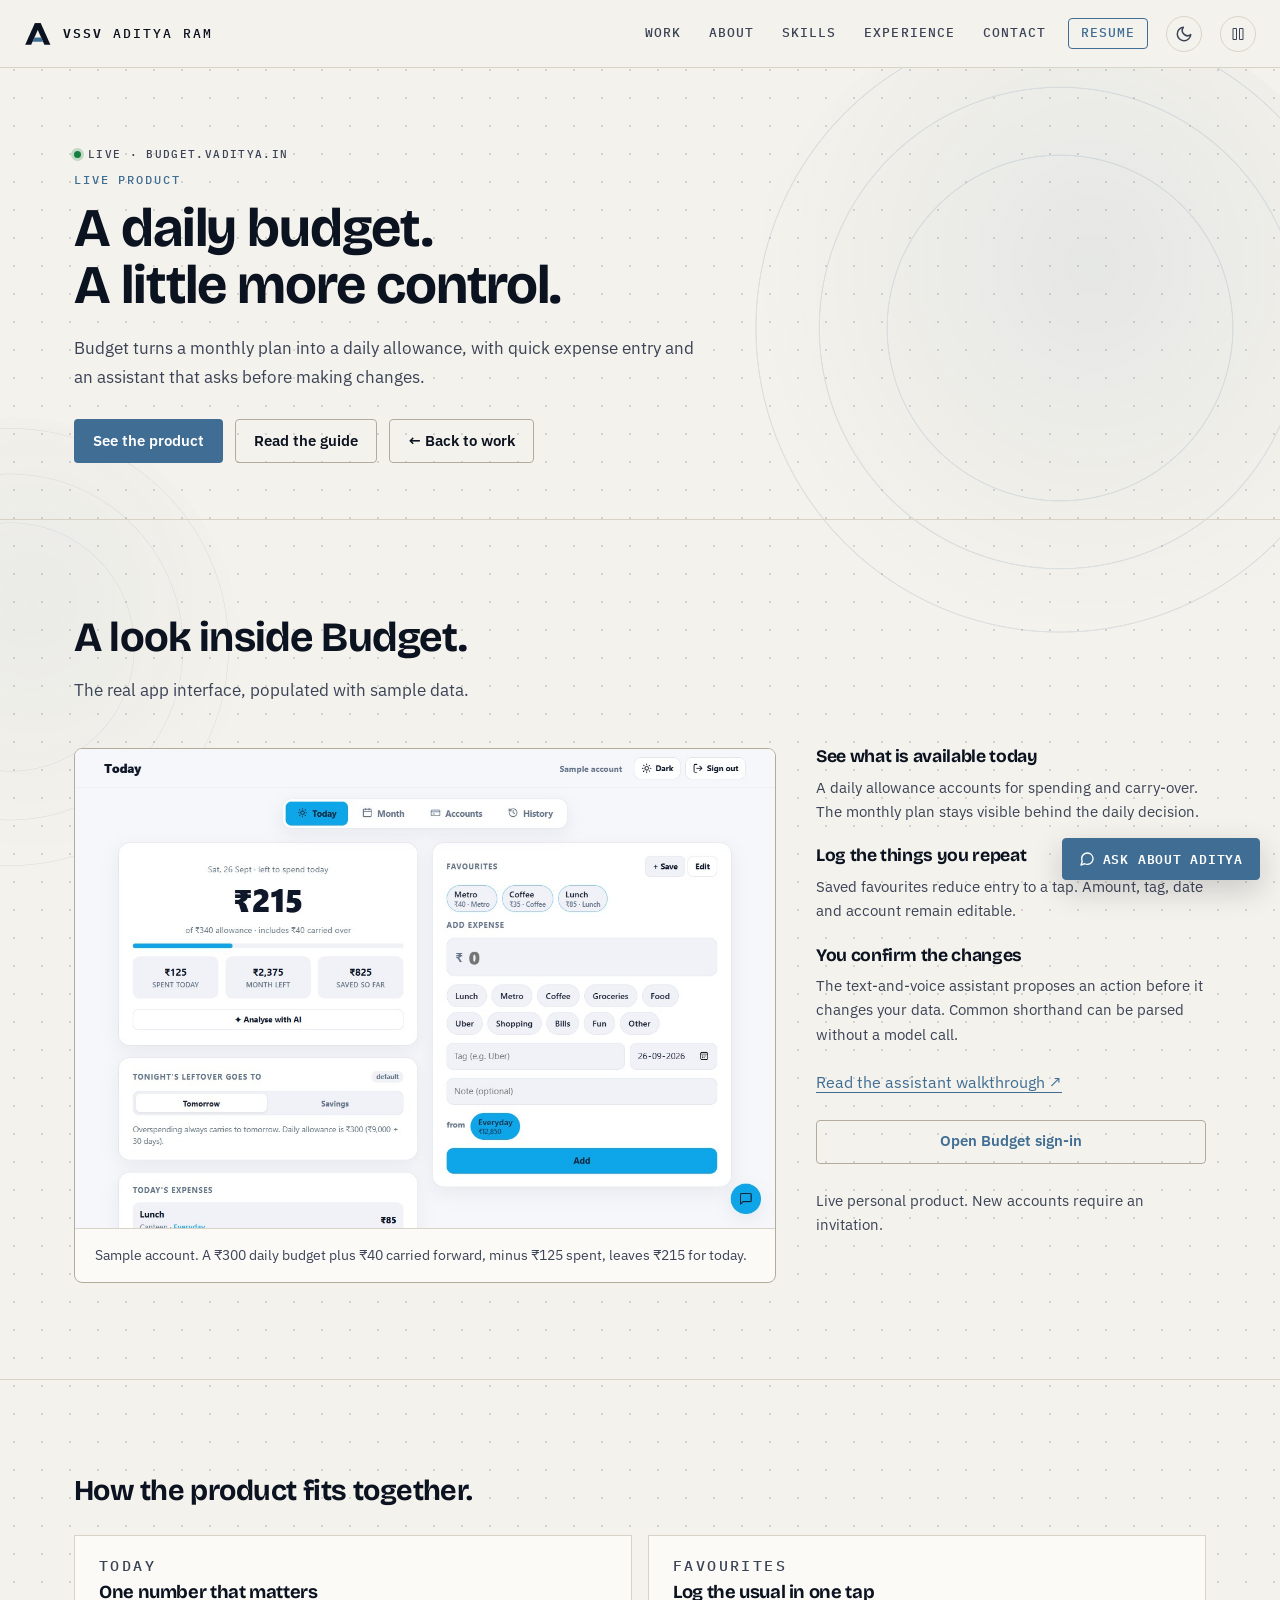
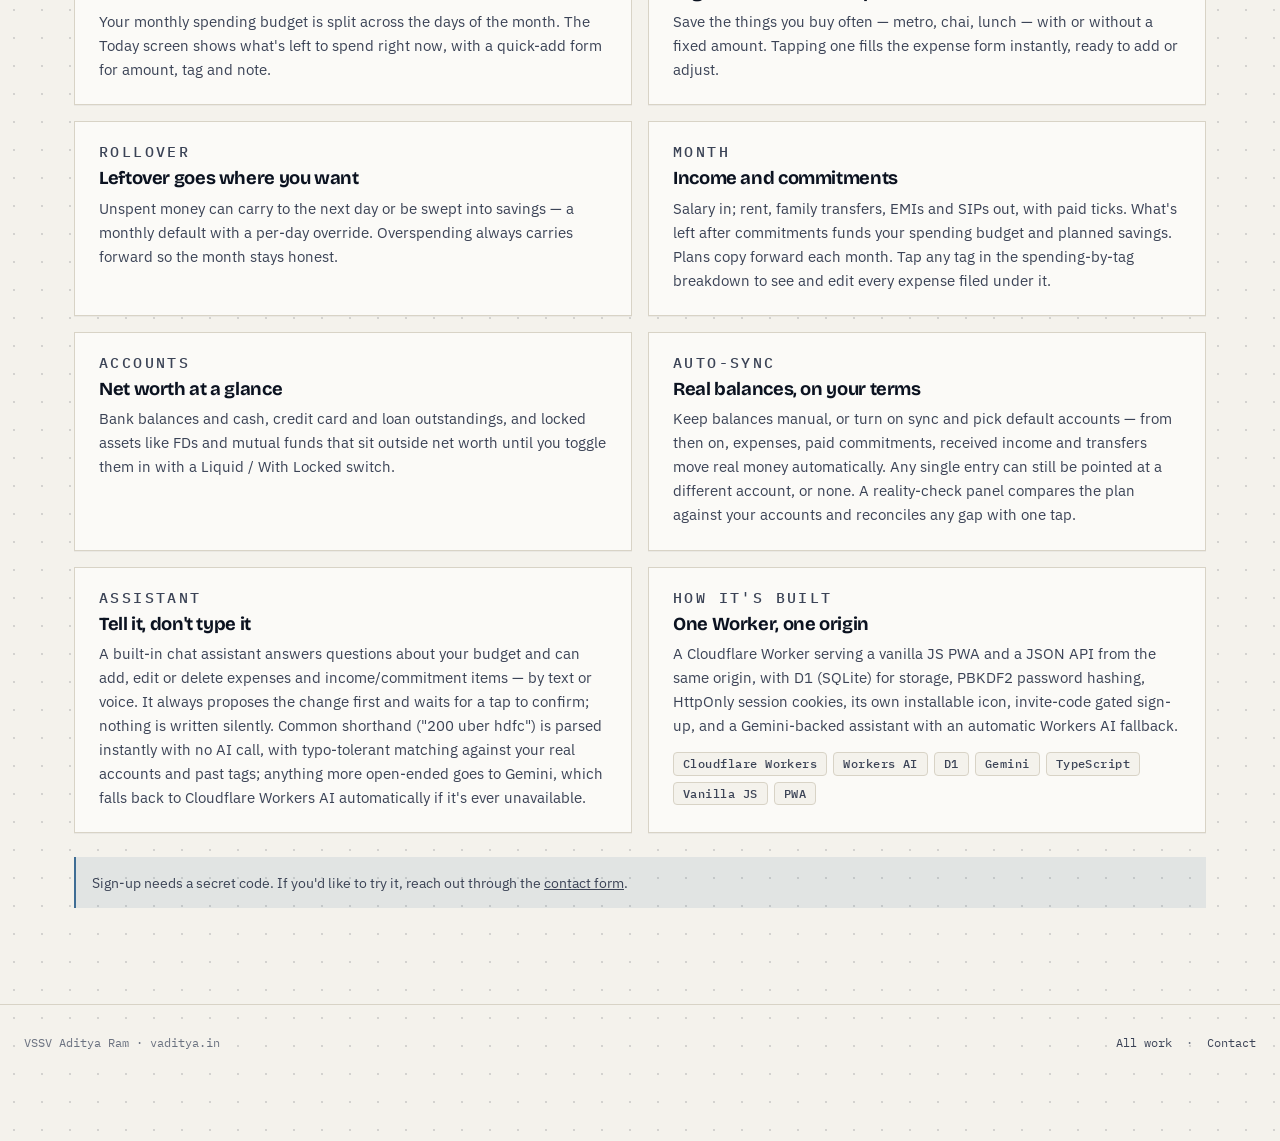
<file: live-project-budget.html>
<!DOCTYPE html>
<html lang="en">
<head>
  <meta charset="UTF-8">
  <meta name="viewport" content="width=device-width, initial-scale=1.0">
  <meta name="description" content="Preview Budget with sample data: daily allowances, expense tracking, and a text-and-voice assistant that asks before changing anything.">
  <title>Budget Product Preview | VSSV Aditya Ram</title>
  <link rel="canonical" href="https://vaditya.in/live-project-budget.html">
  <meta name="theme-color" content="#f4f2ec">
  <meta property="og:type" content="website">
  <meta property="og:site_name" content="VSSV Aditya Ram">
  <meta property="og:title" content="Budget Product Preview | VSSV Aditya Ram">
  <meta property="og:description" content="Preview Budget with sample data: daily allowances, expense tracking, and a text-and-voice assistant that asks before changing anything.">
  <meta property="og:url" content="https://vaditya.in/live-project-budget.html">
  <meta property="og:image" content="https://vaditya.in/assets/social-preview.png">
  <meta property="og:image:width" content="1200">
  <meta property="og:image:height" content="630">
  <meta property="og:image:alt" content="VSSV Aditya Ram. AI engineer building agents, voice assistants and useful products.">
  <meta name="twitter:card" content="summary_large_image">
  <meta name="twitter:title" content="Budget Product Preview | VSSV Aditya Ram">
  <meta name="twitter:description" content="Preview Budget with sample data: daily allowances, expense tracking, and a text-and-voice assistant that asks before changing anything.">
  <meta name="twitter:image" content="https://vaditya.in/assets/social-preview.png">
  <link rel="icon" type="image/png" href="assets/favicon-light.png" data-favicon-link>
  <link rel="apple-touch-icon" href="assets/apple-touch-icon.png">
  <script>
    // Runs before first paint so there's no flash of the wrong theme.
    // No stored choice follows the OS/browser preference.
    (function () {
      let pref = null;
      try { pref = localStorage.getItem("portfolio-theme"); } catch (_) {}
      const dark = pref === "dark" || (pref !== "light" && matchMedia("(prefers-color-scheme: dark)").matches);
      document.documentElement.dataset.theme = dark ? "dark" : "light";
      document.querySelector('meta[name="theme-color"]').content = dark ? "#0b1220" : "#f4f2ec";
    })();
  </script>
  <link rel="preconnect" href="https://fonts.googleapis.com">
  <link rel="preconnect" href="https://fonts.gstatic.com" crossorigin>
  <link href="https://fonts.googleapis.com/css2?family=Bricolage+Grotesque:opsz,wght@12..96,500..800&family=IBM+Plex+Sans:wght@400;500;600;700&family=IBM+Plex+Mono:wght@400;500;600&display=swap" rel="stylesheet">
  <link rel="stylesheet" href="style.css">
</head>
<body>
  <a class="skip-link" href="#main-content">Skip to content</a>
  <header class="site-header" data-header>
    <a class="brand" href="index.html" aria-label="VSSV Aditya Ram home">
      <span class="brand-mark" aria-hidden="true">
        <svg viewBox="22 12 46 40" focusable="false"><polygon points="40,14 50,14 34,50 24,50"/><polygon points="40,14 50,14 66,50 56,50"/><polygon class="signal" points="39.3,38 50.7,38 53.8,45 36.2,45"/></svg>
      </span>
      <span class="brand-name"><b>VSSV</b> Aditya Ram</span>
    </a>
    <nav aria-label="Main navigation" class="site-nav" id="site-nav" data-nav>
      <a href="index.html#work">Work</a>
      <a href="index.html#about">About</a>
      <a href="index.html#skills">Skills</a>
      <a href="index.html#experience">Experience</a>
      <a href="index.html#contact">Contact</a>
      <a class="nav-resume" href="assets/Resume.pdf" download>Resume</a>
    </nav>
    <button class="theme-toggle" type="button" title="Switch to dark mode" aria-label="Switch to dark mode" aria-pressed="true" data-theme-toggle>
      <svg class="theme-icon theme-icon-sun" viewBox="0 0 24 24" fill="none" stroke="currentColor" stroke-width="2" aria-hidden="true"><circle cx="12" cy="12" r="4"/><path d="M12 2v2M12 20v2M4.9 4.9l1.4 1.4M17.7 17.7l1.4 1.4M2 12h2M20 12h2M4.9 19.1l1.4-1.4M17.7 6.3l1.4-1.4"/></svg>
      <svg class="theme-icon theme-icon-moon" viewBox="0 0 24 24" fill="none" stroke="currentColor" stroke-width="2" stroke-linecap="round" stroke-linejoin="round" aria-hidden="true"><path d="M21 12.8A9 9 0 1 1 11.2 3a7 7 0 0 0 9.8 9.8z"/></svg>
    </button>
    <button class="nav-toggle" type="button" aria-label="Toggle navigation" aria-expanded="false" aria-controls="site-nav" data-nav-toggle>
      <span></span><span></span><span></span>
    </button>
  </header>

  <main id="main-content" tabindex="-1">
    <section class="page-hero">
      <div class="wrap reveal">
        <span class="status live">Live &middot; budget.vaditya.in</span>
        <p class="eyebrow">Live product</p>
        <h1>A daily budget.<br>A little more control.</h1>
        <p class="lede">Budget turns a monthly plan into a daily allowance, with quick expense entry and an assistant that asks before making changes.</p>
        <div class="hero-actions">
          <a class="btn btn-primary" href="#product-preview">See the product</a>
          <a class="btn btn-secondary" href="https://budget.vaditya.in/help" target="_blank" rel="noopener noreferrer">Read the guide</a>
          <a class="btn btn-secondary" href="index.html#work">&larr; Back to work</a>
        </div>
      </div>
    </section>


    <section class="sec" id="product-preview" aria-labelledby="budget-preview-title">
      <div class="wrap">
        <div class="sec-head">
          <h2 id="budget-preview-title">A look inside Budget.</h2>
          <p class="lede">The real app interface, populated with sample data.</p>
        </div>
        <div class="preview-layout">
          <figure class="product-preview">
            <img src="assets/budget-preview.jpg" alt="Budget Today view: ₹215 left to spend, 125 spent, favourite expenses and quick entry, all sample data" width="1200" height="820" loading="lazy" decoding="async">
            <figcaption>Sample account. A ₹300 daily budget plus ₹40 carried forward, minus ₹125 spent, leaves ₹215 for today.</figcaption>
          </figure>
          <div class="preview-notes">
            <div><h3>See what is available today</h3><p>A daily allowance accounts for spending and carry-over. The monthly plan stays visible behind the daily decision.</p></div>
            <div><h3>Log the things you repeat</h3><p>Saved favourites reduce entry to a tap. Amount, tag, date and account remain editable.</p></div>
            <div><h3>You confirm the changes</h3><p>The text-and-voice assistant proposes an action before it changes your data. Common shorthand can be parsed without a model call.</p></div>
            <a href="https://budget.vaditya.in/help#assistant" target="_blank" rel="noopener noreferrer">Read the assistant walkthrough &nearr;</a>
            <a class="btn btn-secondary" href="https://budget.vaditya.in/" target="_blank" rel="noopener noreferrer">Open Budget sign-in</a>
            <p>Live personal product. New accounts require an invitation.</p>
          </div>
        </div>
      </div>
    </section>

    <section class="sec">
      <div class="wrap">
        <h2 class="h2-sm feature-heading">How the product fits together.</h2>
        <div class="panel-grid">
          <article class="card reveal">
            <p class="eyebrow">Today</p>
            <h3>One number that matters</h3>
            <p>Your monthly spending budget is split across the days of the month. The Today screen shows what's left to spend right now, with a quick-add form for amount, tag and note.</p>
          </article>
          <article class="card reveal">
            <p class="eyebrow">Favourites</p>
            <h3>Log the usual in one tap</h3>
            <p>Save the things you buy often &mdash; metro, chai, lunch &mdash; with or without a fixed amount. Tapping one fills the expense form instantly, ready to add or adjust.</p>
          </article>
          <article class="card reveal">
            <p class="eyebrow">Rollover</p>
            <h3>Leftover goes where you want</h3>
            <p>Unspent money can carry to the next day or be swept into savings &mdash; a monthly default with a per-day override. Overspending always carries forward so the month stays honest.</p>
          </article>
          <article class="card reveal">
            <p class="eyebrow">Month</p>
            <h3>Income and commitments</h3>
            <p>Salary in; rent, family transfers, EMIs and SIPs out, with paid ticks. What's left after commitments funds your spending budget and planned savings. Plans copy forward each month. Tap any tag in the spending-by-tag breakdown to see and edit every expense filed under it.</p>
          </article>
          <article class="card reveal">
            <p class="eyebrow">Accounts</p>
            <h3>Net worth at a glance</h3>
            <p>Bank balances and cash, credit card and loan outstandings, and locked assets like FDs and mutual funds that sit outside net worth until you toggle them in with a Liquid / With Locked switch.</p>
          </article>
          <article class="card reveal">
            <p class="eyebrow">Auto-sync</p>
            <h3>Real balances, on your terms</h3>
            <p>Keep balances manual, or turn on sync and pick default accounts &mdash; from then on, expenses, paid commitments, received income and transfers move real money automatically. Any single entry can still be pointed at a different account, or none. A reality-check panel compares the plan against your accounts and reconciles any gap with one tap.</p>
          </article>
          <article class="card reveal">
            <p class="eyebrow">Assistant</p>
            <h3>Tell it, don't type it</h3>
            <p>A built-in chat assistant answers questions about your budget and can add, edit or delete expenses and income/commitment items &mdash; by text or voice. It always proposes the change first and waits for a tap to confirm; nothing is written silently. Common shorthand ("200 uber hdfc") is parsed instantly with no AI call, with typo-tolerant matching against your real accounts and past tags; anything more open-ended goes to Gemini, which falls back to Cloudflare Workers AI automatically if it's ever unavailable.</p>
          </article>
          <article class="card reveal">
            <p class="eyebrow">How it's built</p>
            <h3>One Worker, one origin</h3>
            <p>A Cloudflare Worker serving a vanilla JS PWA and a JSON API from the same origin, with D1 (SQLite) for storage, PBKDF2 password hashing, HttpOnly session cookies, its own installable icon, invite-code gated sign-up, and a Gemini-backed assistant with an automatic Workers AI fallback.</p>
            <div class="tag-row">
              <span class="tag">Cloudflare Workers</span><span class="tag">Workers AI</span><span class="tag">D1</span><span class="tag">Gemini</span><span class="tag">TypeScript</span><span class="tag">Vanilla JS</span><span class="tag">PWA</span>
            </div>
          </article>
        </div>
        <div class="note reveal mt-md">Sign-up needs a secret code. If you'd like to try it, reach out through the <a href="index.html#contact">contact form</a>.</div>
      </div>
    </section>
  </main>

  <footer class="site-footer">
    <span>VSSV Aditya Ram &middot; vaditya.in</span>
    <span><a href="projects.html">All work</a> &nbsp;&middot;&nbsp; <a href="index.html#contact">Contact</a></span>
  </footer>

  <script src="script.js"></script>
  <script src="ask-widget.js" defer></script>
</body>
</html>
</file>
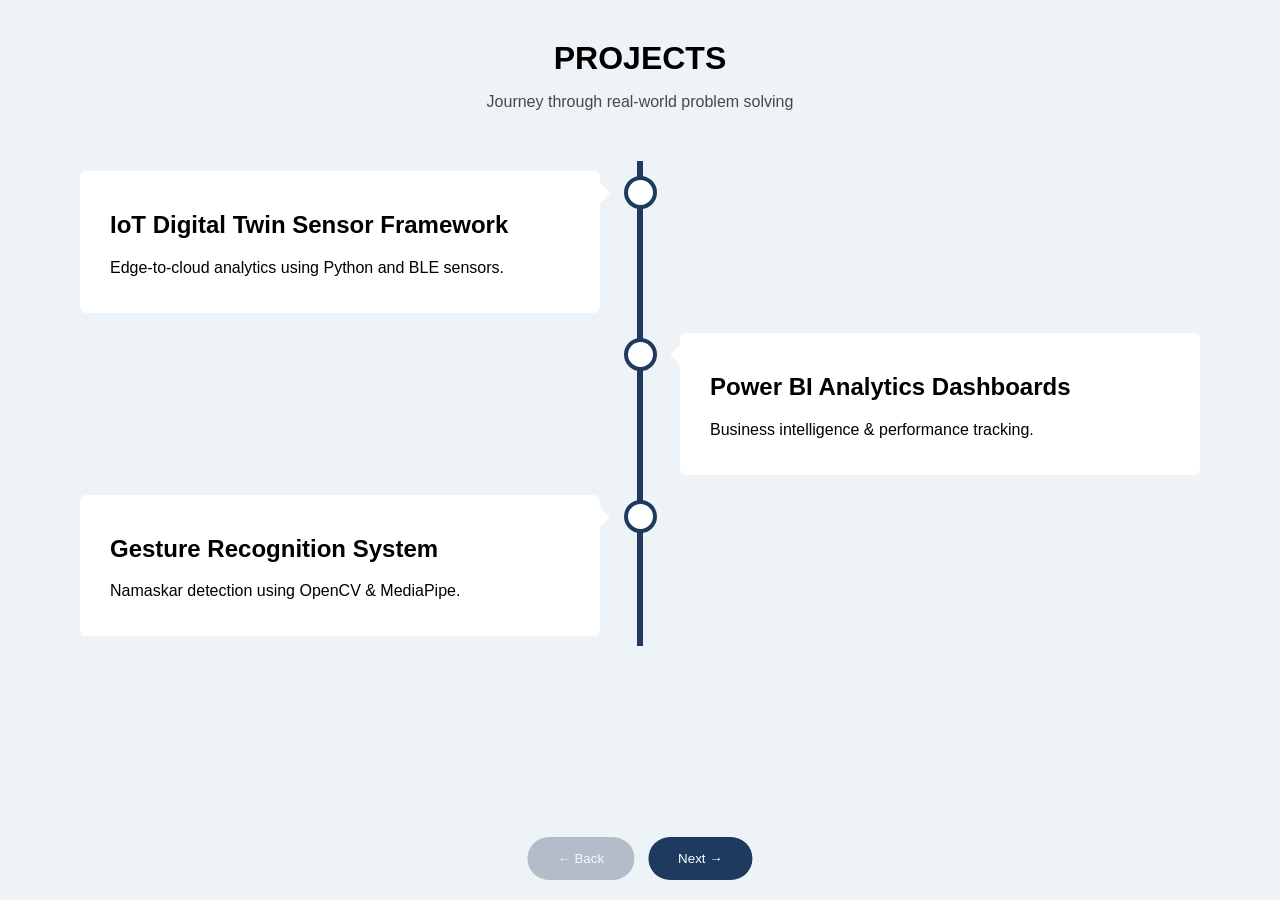
<file: portfolio.htm>
<!DOCTYPE html>
<html>
<head>
<meta name="viewport" content="width=device-width, initial-scale=1.0">

<style>
* {
  box-sizing: border-box;
}

body {
  background-color: #eef3f7;
  font-family: Helvetica, sans-serif;
  margin: 0;
}

/* ===== SECTIONS ===== */
.section {
  display: none;
  padding-bottom: 120px;
}

.section.active {
  display: block;
}

/* ===== ORIGINAL W3 TIMELINE (DO NOT TOUCH) ===== */
.timeline {
  position: relative;
  max-width: 1200px;
  margin: 0 auto;
}

.timeline::after {
  content: '';
  position: absolute;
  width: 6px;
  background-color: #1e3a5f;
  top: 0;
  bottom: 0;
  left: 50%;
  margin-left: -3px;
}

.container {
  padding: 10px 40px;
  position: relative;
  background-color: inherit;
  width: 50%;
}

.container::after {
  content: '';
  position: absolute;
  width: 25px;
  height: 25px;
  right: -17px;
  background-color: white;
  border: 4px solid #1e3a5f;
  top: 15px;
  border-radius: 50%;
  z-index: 1;
}

.left { left: 0; }
.right { left: 50%; }

.left::before {
  content: " ";
  position: absolute;
  top: 22px;
  right: 30px;
  border: medium solid white;
  border-width: 10px 0 10px 10px;
  border-color: transparent transparent transparent white;
}

.right::before {
  content: " ";
  position: absolute;
  top: 22px;
  left: 30px;
  border: medium solid white;
  border-width: 10px 10px 10px 0;
  border-color: transparent white transparent transparent;
}

.right::after { left: -16px; }

.content {
  padding: 20px 30px;
  background-color: white;
  border-radius: 6px;
  cursor: pointer;
}

/* ===== MOBILE TIMELINE ===== */
@media screen and (max-width: 600px) {
  .timeline::after { left: 31px; }

  .container {
    width: 100%;
    padding-left: 70px;
    padding-right: 25px;
  }

  .container::before {
    left: 60px;
    border-width: 10px 10px 10px 0;
  }

  .left::after, .right::after {
    left: 15px;
  }

  .right { left: 0%; }
}

/* ===== NAV BUTTON STATES ===== */
.nav-btn:disabled {
  opacity: 0.4;
  cursor: not-allowed;
}

/* ===== CONTACT CARD ===== */
.contact-wrapper {
  display: flex;
  justify-content: center;
  margin-top: 60px;
}

.contact-card {
  background: linear-gradient(135deg, #f6f9fc, #e6edf5);
  border-radius: 28px;
  padding: 36px 48px;
  width: min(92%, 760px);
  display: flex;
  gap: 40px;
  align-items: center;
  box-shadow: 0 30px 70px rgba(0,0,0,0.18);
}

/* LEFT */
.contact-left {
  display: flex;
  flex-direction: column;
  align-items: center;
}

.contact-avatar {
  width: 140px;
  height: 140px;
  border-radius: 50%;
  object-fit: cover;
  border: 4px solid white;
}

/* ICONS UNDER AVATAR */
.contact-icons {
  margin-top: 16px;
  display: flex;
  gap: 12px;
}

.contact-icons img {
  width: 36px;
  height: 36px;
  border-radius: 10px;
  object-fit: cover;
  background: white;
  padding: 6px;
  box-shadow: 0 6px 16px rgba(0,0,0,0.15);
}

/* RIGHT */
.contact-info h2 {
  margin: 0 0 6px;
  color: #1e3a5f;
}

.contact-info p {
  margin: 6px 0;
  opacity: 0.8;
}

/* MOBILE CONTACT */
@media (max-width: 700px) {
  .contact-card {
    flex-direction: column;
    text-align: center;
    padding: 32px 24px;
  }
}
</style>
</head>

<body>

<!-- ================= PROJECTS ================= -->
<div class="section active" id="projects">
  <h1 style="text-align:center;margin:40px 0 10px;">PROJECTS</h1>
  <p style="text-align:center;opacity:0.7;margin-bottom:50px;">
    Journey through real-world problem solving
  </p>

  <div class="timeline">
    <div class="container left">
      <div class="content" onclick="toggle(this)">
        <h2>IoT Digital Twin Sensor Framework</h2>
        <p>Edge-to-cloud analytics using Python and BLE sensors.</p>
        <div class="details" style="display:none;">
          Built a real-time IoT digital twin using BLE sensors and Python pipelines.
        </div>
      </div>
    </div>

    <div class="container right">
      <div class="content" onclick="toggle(this)">
        <h2>Power BI Analytics Dashboards</h2>
        <p>Business intelligence & performance tracking.</p>
        <div class="details" style="display:none;">
          KPI dashboards with drill-downs and automated refresh.
        </div>
      </div>
    </div>

    <div class="container left">
      <div class="content" onclick="toggle(this)">
        <h2>Gesture Recognition System</h2>
        <p>Namaskar detection using OpenCV & MediaPipe.</p>
        <div class="details" style="display:none;">
          Real-time gesture recognition demoed at Tech Mahindra.
        </div>
      </div>
    </div>
  </div>
</div>

<!-- ================= EDUCATION ================= -->
<div class="section" id="education">
  <h1 style="text-align:center;margin:40px 0 50px;">EDUCATION</h1>

  <div class="timeline">
    <div class="container left">
      <div class="content">
        <h2>Delhi Public School</h2>
        <p>Secondary Education (CBSE)</p>
      </div>
    </div>

    <div class="container right">
      <div class="content">
        <h2>GH Raisoni College</h2>
        <p>Higher Secondary – Science</p>
      </div>
    </div>

    <div class="container left">
      <div class="content">
        <h2>GITAM University</h2>
        <p>B.Tech – Computer Science Engineering</p>
      </div>
    </div>
  </div>
</div>

<!-- ================= CONTACT ================= -->
<div class="section" id="contact">
  <h1 style="text-align:center;margin:40px 0 6px;">CONTACT</h1>
  <p style="text-align:center;opacity:0.7;">Let’s connect</p>

  <div class="contact-wrapper">
    <div class="contact-card">

      <div class="contact-left">
        <img src="assets/profile.jpg" class="contact-avatar" alt="Profile">

        <div class="contact-icons">
          <a href="https://linkedin.com/in/vssv-aditya-ram" target="_blank">
            <img src="assets/linkedin_logo.png" alt="LinkedIn">
          </a>
          <a href="https://github.com/v-adityaram" target="_blank">
            <img src="assets/github_logo.jpg" alt="GitHub">
          </a>
          <a href="https://leetcode.com/" target="_blank">
            <img src="assets/leetcode_logo.png" alt="LeetCode">
          </a>
        </div>
      </div>

      <div class="contact-info">
        <h2>VSSV Aditya Ram</h2>
        <p><strong>Software / Data Engineer</strong></p>
        <p>Visakhapatnam, India</p>
        <p>Email: vssv.aditya@gmail.com</p>
      </div>

    </div>
  </div>
</div>

<!-- ================= NAV ================= -->
<div style="
  position:fixed;
  bottom:20px;
  left:50%;
  transform:translateX(-50%);
  display:flex;
  gap:14px;
">
  <button id="backBtn" class="nav-btn"
    onclick="prevSection()"
    style="padding:14px 30px;border-radius:999px;border:none;background:#5a6d85;color:white;">
    ← Back
  </button>

  <button id="nextBtn" class="nav-btn"
    onclick="nextSection()"
    style="padding:14px 30px;border-radius:999px;border:none;background:#1e3a5f;color:white;">
    Next →
  </button>
</div>

<script>
const sections = ["projects", "education", "contact"];
let current = 0;

const backBtn = document.getElementById("backBtn");
const nextBtn = document.getElementById("nextBtn");

function updateButtons() {
  backBtn.disabled = current === 0;
  nextBtn.disabled = current === sections.length - 1;
}

function showSection() {
  document.querySelectorAll(".section").forEach(s => s.classList.remove("active"));
  document.getElementById(sections[current]).classList.add("active");
  window.scrollTo(0, 0);
  updateButtons();
}

function nextSection() {
  if (current < sections.length - 1) {
    current++;
    showSection();
  }
}

function prevSection() {
  if (current > 0) {
    current--;
    showSection();
  }
}

function toggle(card) {
  const details = card.querySelector(".details");
  if (details) {
    details.style.display = details.style.display === "none" ? "block" : "none";
  }
}

updateButtons();
</script>

</body>
</html>
</file>
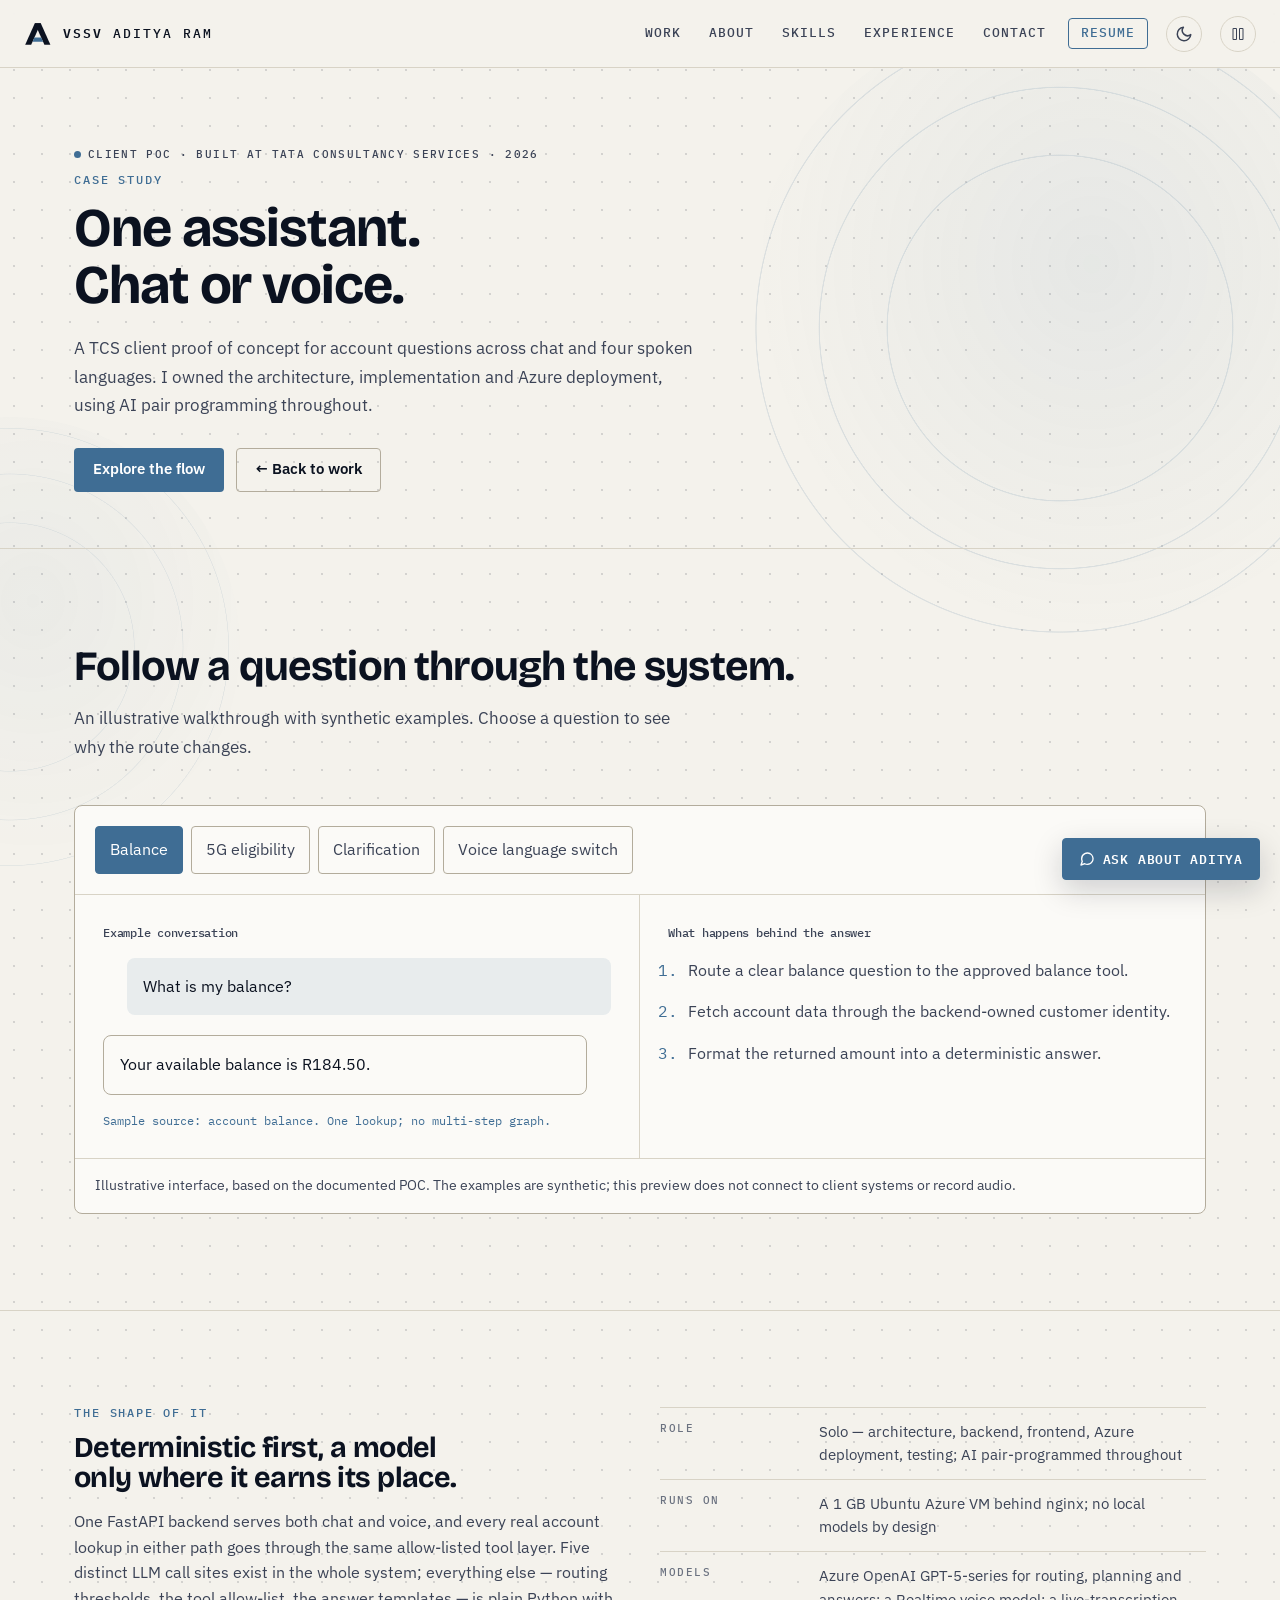
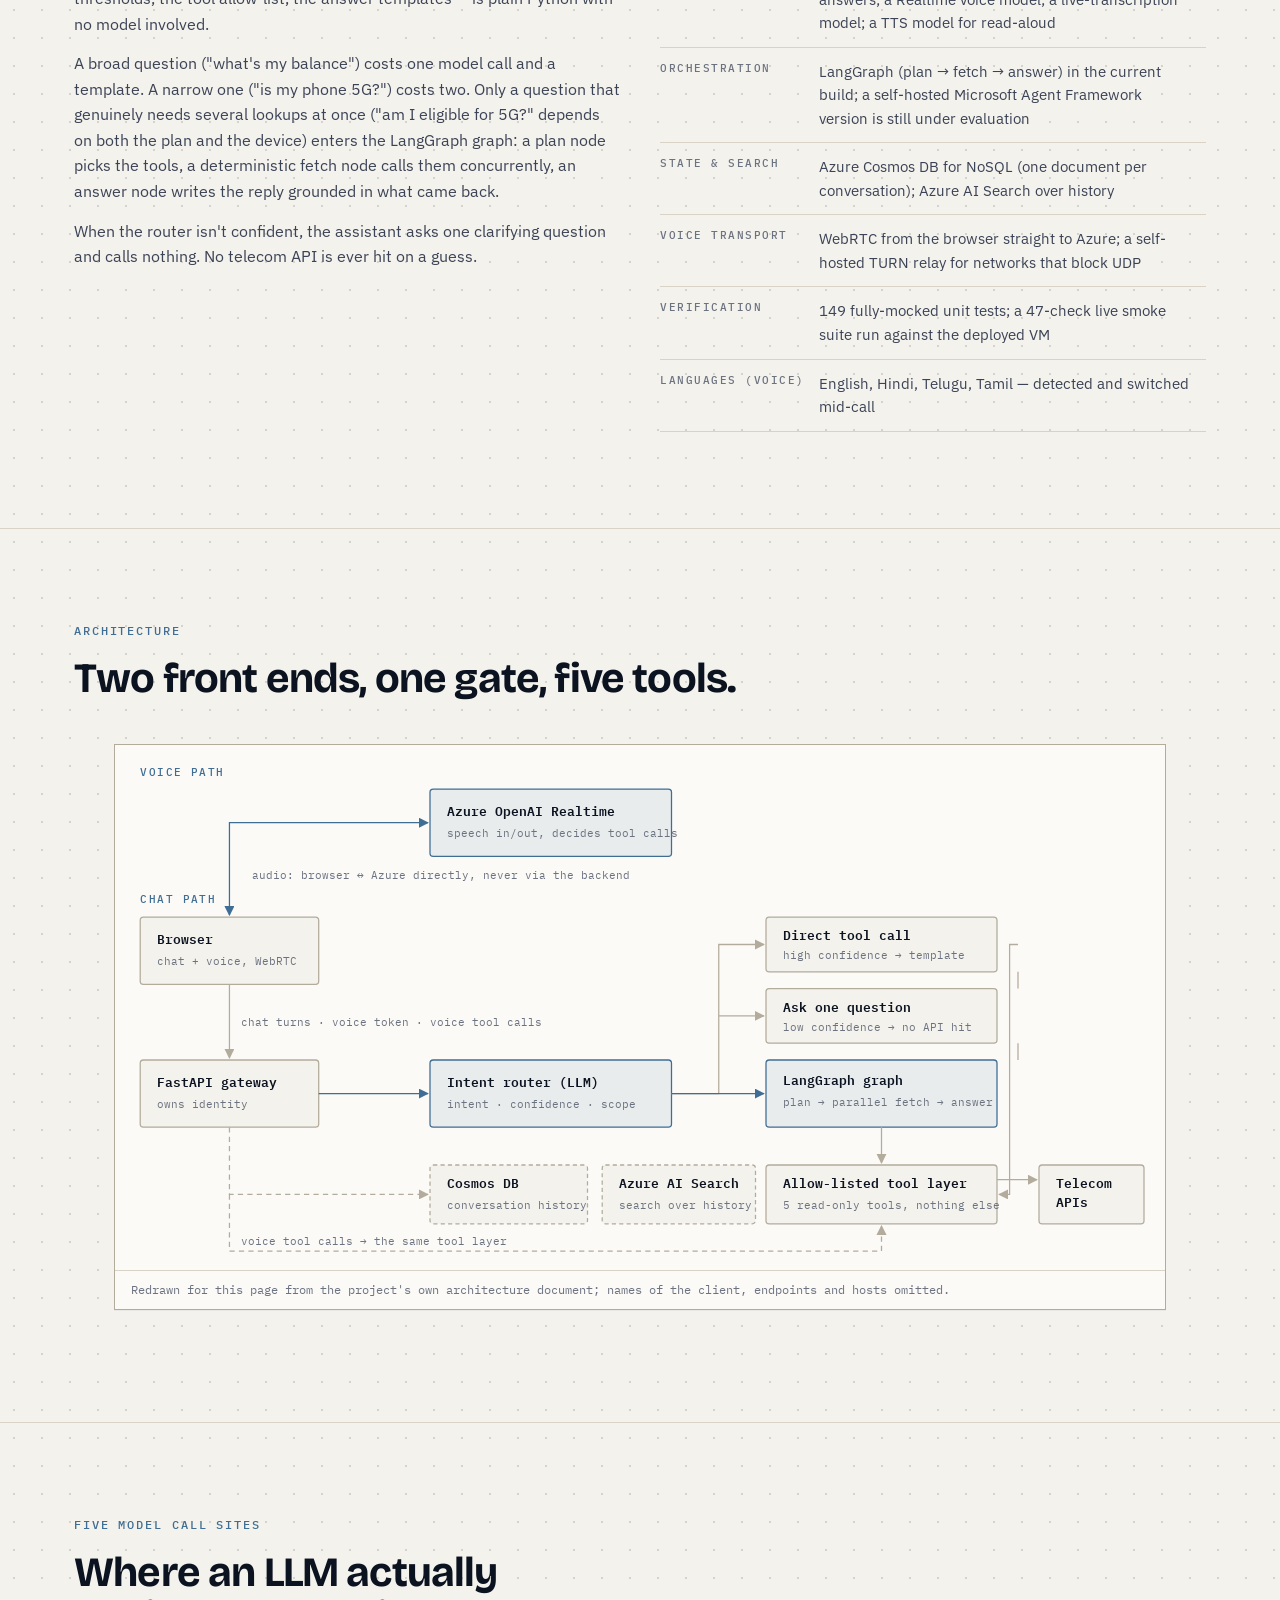
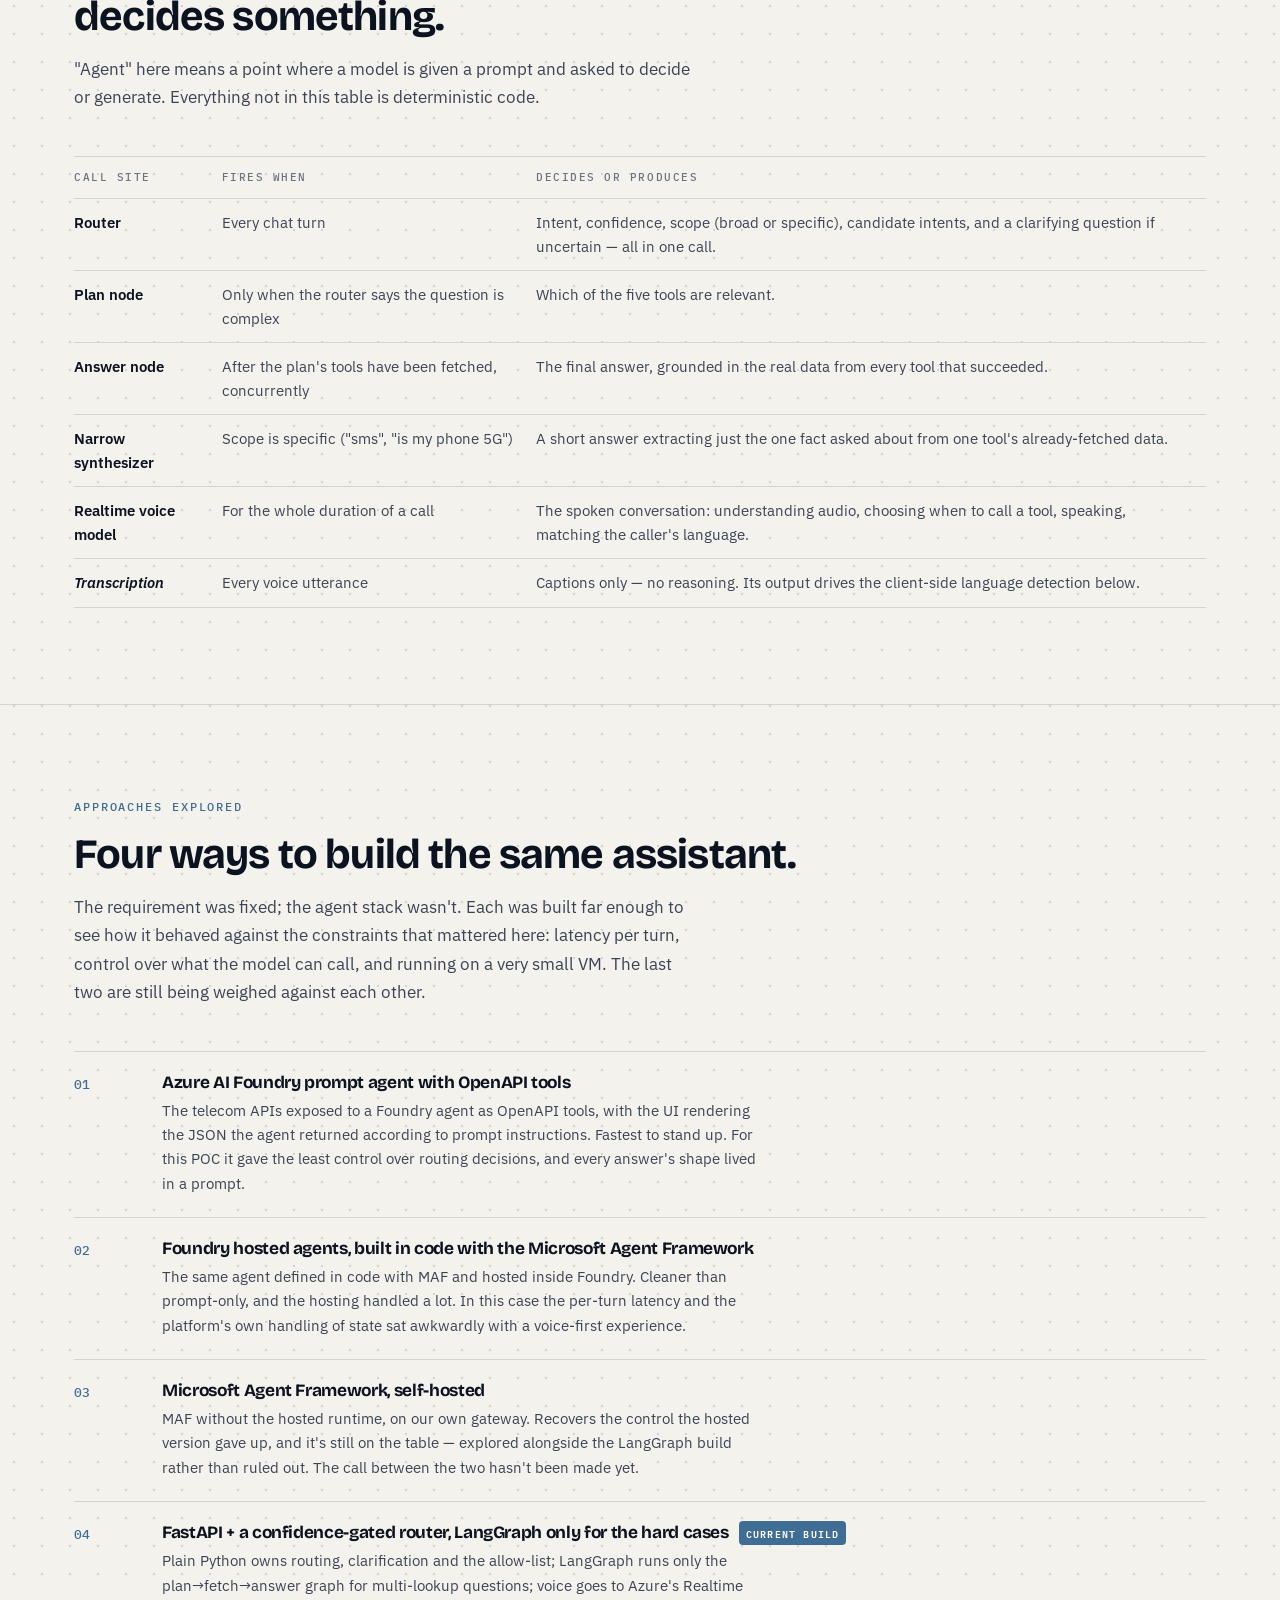
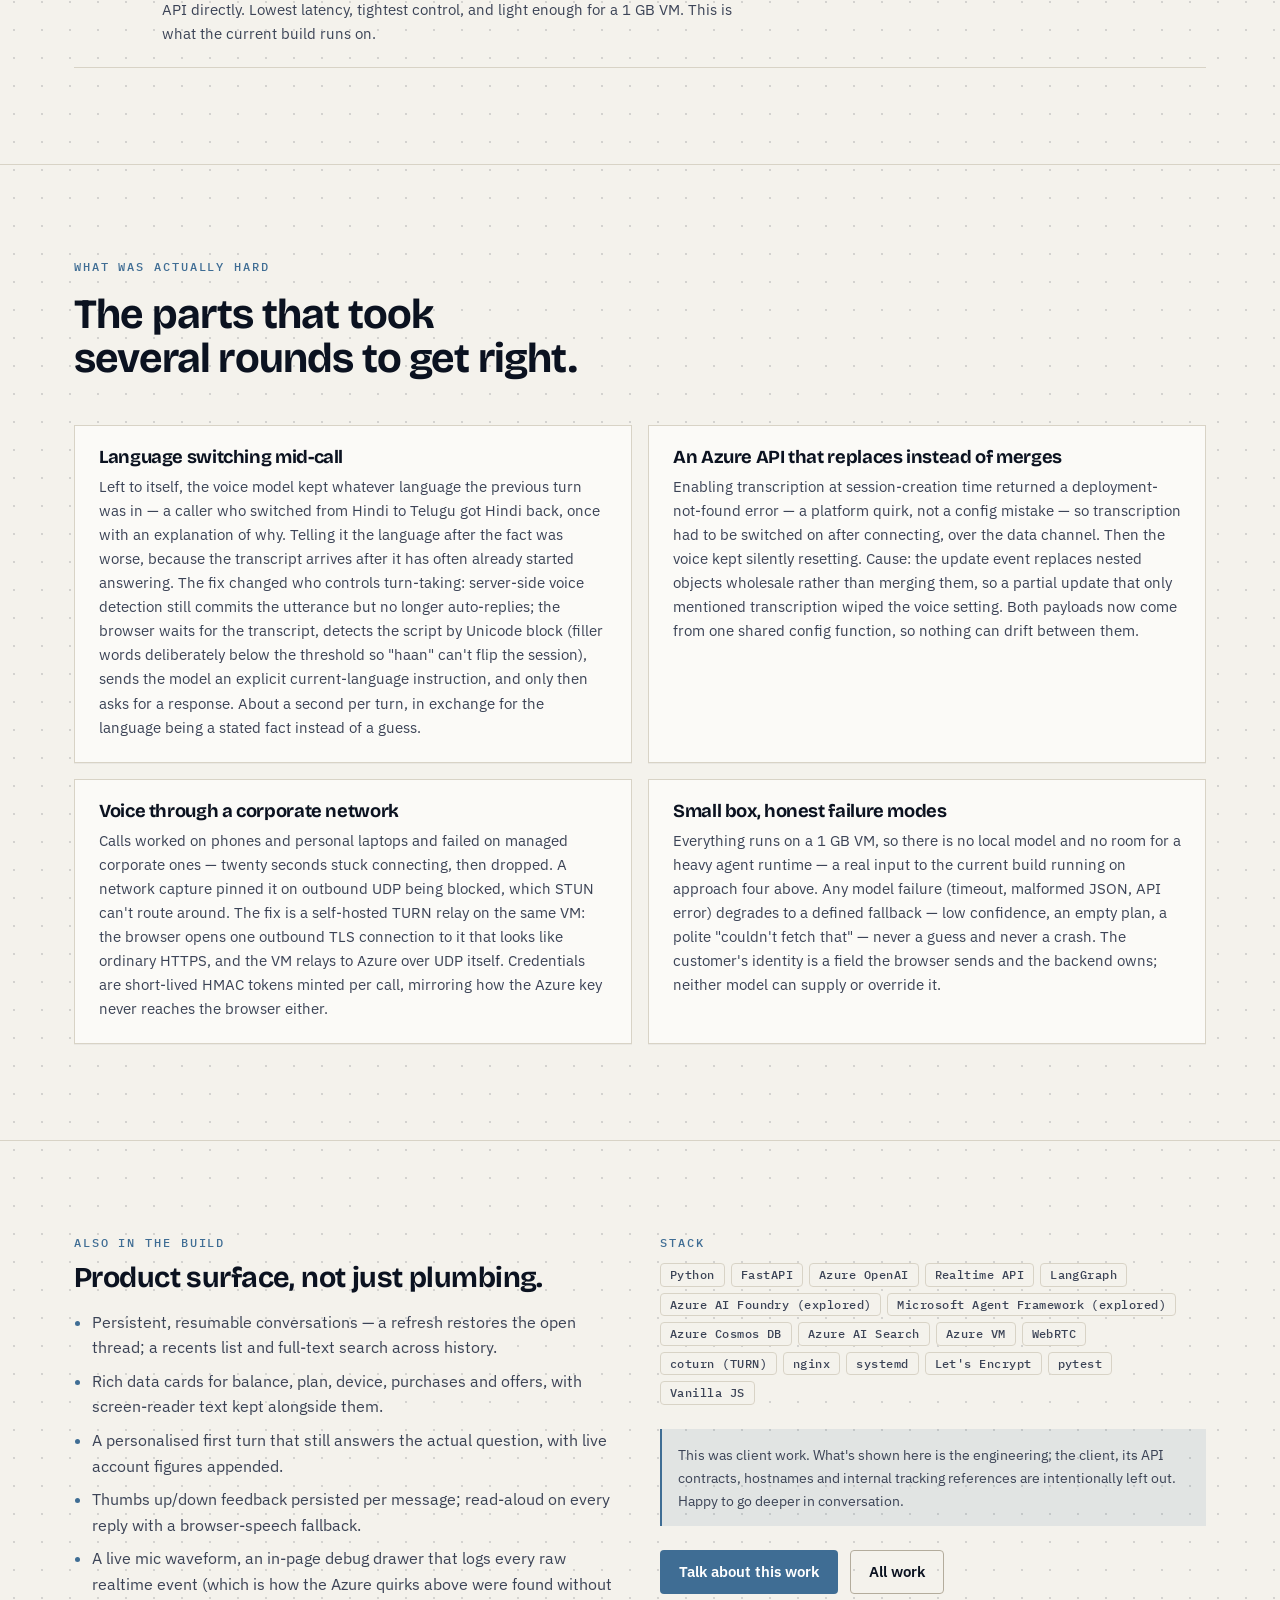
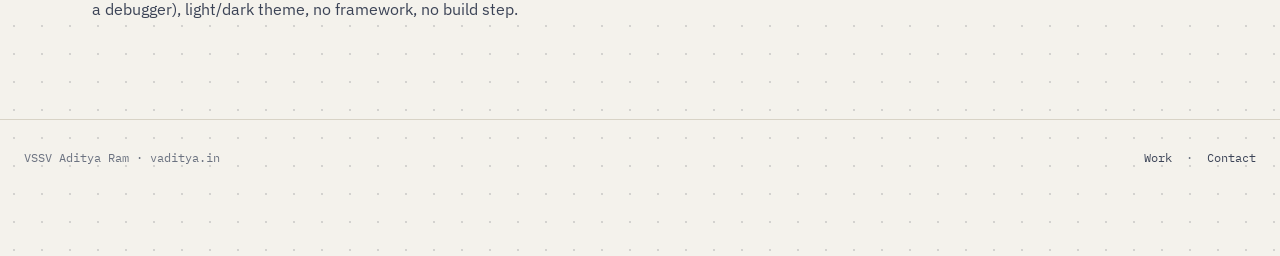
<file: project-telecom-assistant.html>
<!DOCTYPE html>
<html lang="en">
<head>
  <meta charset="UTF-8">
  <meta name="viewport" content="width=device-width, initial-scale=1.0">
  <meta name="description" content="A TCS client proof of concept combining chat, real-time voice, approved tools and LangGraph on Azure. Explore the architecture and an illustrative walkthrough.">
  <title>Telecom AI Assistant Case Study | VSSV Aditya Ram</title>
  <link rel="canonical" href="https://vaditya.in/project-telecom-assistant.html">
  <meta name="theme-color" content="#f4f2ec">
  <meta property="og:type" content="website">
  <meta property="og:site_name" content="VSSV Aditya Ram">
  <meta property="og:title" content="Telecom AI Assistant Case Study | VSSV Aditya Ram">
  <meta property="og:description" content="A TCS client proof of concept combining chat, real-time voice, approved tools and LangGraph on Azure. Explore the architecture and an illustrative walkthrough.">
  <meta property="og:url" content="https://vaditya.in/project-telecom-assistant.html">
  <meta property="og:image" content="https://vaditya.in/assets/social-preview.png">
  <meta property="og:image:width" content="1200">
  <meta property="og:image:height" content="630">
  <meta property="og:image:alt" content="VSSV Aditya Ram. AI engineer building agents, voice assistants and useful products.">
  <meta name="twitter:card" content="summary_large_image">
  <meta name="twitter:title" content="Telecom AI Assistant Case Study | VSSV Aditya Ram">
  <meta name="twitter:description" content="A TCS client proof of concept combining chat, real-time voice, approved tools and LangGraph on Azure. Explore the architecture and an illustrative walkthrough.">
  <meta name="twitter:image" content="https://vaditya.in/assets/social-preview.png">
  <link rel="icon" type="image/png" href="assets/favicon-light.png" data-favicon-link>
  <link rel="apple-touch-icon" href="assets/apple-touch-icon.png">
  <script>
    // Runs before first paint so there's no flash of the wrong theme.
    // No stored choice follows the OS/browser preference.
    (function () {
      let pref = null;
      try { pref = localStorage.getItem("portfolio-theme"); } catch (_) {}
      const dark = pref === "dark" || (pref !== "light" && matchMedia("(prefers-color-scheme: dark)").matches);
      document.documentElement.dataset.theme = dark ? "dark" : "light";
      document.querySelector('meta[name="theme-color"]').content = dark ? "#0b1220" : "#f4f2ec";
    })();
  </script>
  <link rel="preconnect" href="https://fonts.googleapis.com">
  <link rel="preconnect" href="https://fonts.gstatic.com" crossorigin>
  <link href="https://fonts.googleapis.com/css2?family=Bricolage+Grotesque:opsz,wght@12..96,500..800&family=IBM+Plex+Sans:wght@400;500;600;700&family=IBM+Plex+Mono:wght@400;500;600&display=swap" rel="stylesheet">
  <link rel="stylesheet" href="style.css">
</head>
<body>
  <a class="skip-link" href="#main-content">Skip to content</a>
  <header class="site-header" data-header>
    <a class="brand" href="index.html" aria-label="VSSV Aditya Ram home">
      <span class="brand-mark" aria-hidden="true">
        <svg viewBox="22 12 46 40" focusable="false"><polygon points="40,14 50,14 34,50 24,50"/><polygon points="40,14 50,14 66,50 56,50"/><polygon class="signal" points="39.3,38 50.7,38 53.8,45 36.2,45"/></svg>
      </span>
      <span class="brand-name"><b>VSSV</b> Aditya Ram</span>
    </a>
    <nav aria-label="Main navigation" class="site-nav" id="site-nav" data-nav>
      <a href="index.html#work">Work</a>
      <a href="index.html#about">About</a>
      <a href="index.html#skills">Skills</a>
      <a href="index.html#experience">Experience</a>
      <a href="index.html#contact">Contact</a>
      <a class="nav-resume" href="assets/Resume.pdf" download>Resume</a>
    </nav>
    <button class="theme-toggle" type="button" title="Switch to dark mode" aria-label="Switch to dark mode" aria-pressed="true" data-theme-toggle>
      <svg class="theme-icon theme-icon-sun" viewBox="0 0 24 24" fill="none" stroke="currentColor" stroke-width="2" aria-hidden="true"><circle cx="12" cy="12" r="4"/><path d="M12 2v2M12 20v2M4.9 4.9l1.4 1.4M17.7 17.7l1.4 1.4M2 12h2M20 12h2M4.9 19.1l1.4-1.4M17.7 6.3l1.4-1.4"/></svg>
      <svg class="theme-icon theme-icon-moon" viewBox="0 0 24 24" fill="none" stroke="currentColor" stroke-width="2" stroke-linecap="round" stroke-linejoin="round" aria-hidden="true"><path d="M21 12.8A9 9 0 1 1 11.2 3a7 7 0 0 0 9.8 9.8z"/></svg>
    </button>
    <button class="nav-toggle" type="button" aria-label="Toggle navigation" aria-expanded="false" aria-controls="site-nav" data-nav-toggle>
      <span></span><span></span><span></span>
    </button>
  </header>

  <main id="main-content" tabindex="-1">
    <section class="page-hero">
      <div class="wrap reveal">
        <span class="status client">Client POC &middot; built at Tata Consultancy Services &middot; 2026</span>
        <p class="eyebrow">Case study</p>
        <h1>One assistant.<br>Chat or voice.</h1>
        <p class="lede">A TCS client proof of concept for account questions across chat and four spoken languages. I owned the architecture, implementation and Azure deployment, using AI pair programming throughout.</p>
        <div class="hero-actions">
          <a class="btn btn-primary" href="#walkthrough">Explore the flow</a>
          <a class="btn btn-secondary" href="index.html#work">&larr; Back to work</a>
        </div>
      </div>
    </section>


    <section class="sec" id="walkthrough" aria-labelledby="walkthrough-title">
      <div class="wrap">
        <div class="sec-head">
          <h2 id="walkthrough-title">Follow a question through the system.</h2>
          <p class="lede">An illustrative walkthrough with synthetic examples. Choose a question to see why the route changes.</p>
        </div>
        <div class="walkthrough" data-telecom-preview>
          <div class="walkthrough-controls" role="group" aria-label="Choose an illustrative scenario">
            <button class="walkthrough-choice" type="button" data-preview-example="balance" aria-pressed="true" aria-controls="preview-result">Balance</button>
            <button class="walkthrough-choice" type="button" data-preview-example="eligibility" aria-pressed="false" aria-controls="preview-result">5G eligibility</button>
            <button class="walkthrough-choice" type="button" data-preview-example="clarify" aria-pressed="false" aria-controls="preview-result">Clarification</button>
            <button class="walkthrough-choice" type="button" data-preview-example="voice" aria-pressed="false" aria-controls="preview-result">Voice language switch</button>
          </div>
          <div class="walkthrough-body" id="preview-result">
            <div class="walkthrough-conversation">
              <h3>Example conversation</h3>
              <p class="demo-question" data-preview-question>What is my balance?</p>
              <p class="demo-answer" data-preview-answer>Your available balance is R184.50.</p>
              <p class="demo-source" data-preview-source>Sample source: account balance. One lookup; no multi-step graph.</p>
            </div>
            <div class="walkthrough-trace">
              <h3>What happens behind the answer</h3>
              <ol data-preview-steps>
                <li>Route a clear balance question to the approved balance tool.</li>
                <li>Fetch account data through the backend-owned customer identity.</li>
                <li>Format the returned amount into a deterministic answer.</li>
              </ol>
            </div>
          </div>
          <p class="walkthrough-caption">Illustrative interface, based on the documented POC. The examples are synthetic; this preview does not connect to client systems or record audio.</p>
          <noscript><p class="walkthrough-foot">JavaScript enables scenario switching. The balance example is shown above.</p></noscript>
          <p class="sr-only" role="status" aria-live="polite" data-preview-announcement></p>
        </div>
      </div>
    </section>

    <section class="sec">
      <div class="wrap two-col">
        <div class="reveal">
          <p class="eyebrow">The shape of it</p>
          <h2 class="h2-sm">Deterministic first, a model only where it earns its place.</h2>
          <div class="prose mt-sm">
            <p>One FastAPI backend serves both chat and voice, and every real account lookup in either path goes through the same allow-listed tool layer. Five distinct LLM call sites exist in the whole system; everything else &mdash; routing thresholds, the tool allow-list, the answer templates &mdash; is plain Python with no model involved.</p>
            <p>A broad question ("what's my balance") costs one model call and a template. A narrow one ("is my phone 5G?") costs two. Only a question that genuinely needs several lookups at once ("am I eligible for 5G?" depends on both the plan and the device) enters the LangGraph graph: a plan node picks the tools, a deterministic fetch node calls them concurrently, an answer node writes the reply grounded in what came back.</p>
            <p>When the router isn't confident, the assistant asks one clarifying question and calls nothing. No telecom API is ever hit on a guess.</p>
          </div>
        </div>
        <div class="reveal">
          <table class="spec-table" aria-label="Project facts">
            <tbody>
              <tr><th scope="row">Role</th><td>Solo &mdash; architecture, backend, frontend, Azure deployment, testing; AI pair-programmed throughout</td></tr>
              <tr><th scope="row">Runs on</th><td>A 1&nbsp;GB Ubuntu Azure VM behind nginx; no local models by design</td></tr>
              <tr><th scope="row">Models</th><td>Azure OpenAI GPT-5-series for routing, planning and answers; a Realtime voice model; a live-transcription model; a TTS model for read-aloud</td></tr>
              <tr><th scope="row">Orchestration</th><td>LangGraph (plan &rarr; fetch &rarr; answer) in the current build; a self-hosted Microsoft Agent Framework version is still under evaluation</td></tr>
              <tr><th scope="row">State &amp; search</th><td>Azure Cosmos DB for NoSQL (one document per conversation); Azure AI Search over history</td></tr>
              <tr><th scope="row">Voice transport</th><td>WebRTC from the browser straight to Azure; a self-hosted TURN relay for networks that block UDP</td></tr>
              <tr><th scope="row">Verification</th><td>149 fully-mocked unit tests; a 47-check live smoke suite run against the deployed VM</td></tr>
              <tr><th scope="row">Languages (voice)</th><td>English, Hindi, Telugu, Tamil &mdash; detected and switched mid-call</td></tr>
            </tbody>
          </table>
        </div>
      </div>
    </section>

    <section class="sec">
      <div class="wrap">
        <div class="sec-head reveal">
          <p class="eyebrow">Architecture</p>
          <h2>Two front ends, one gate, five tools.</h2>
        </div>
        <figure class="figure diagram reveal">
          <div class="figure-scroll">
          <svg viewBox="0 0 1000 500" role="img" aria-labelledby="arch-title arch-desc" xmlns="http://www.w3.org/2000/svg">
            <title id="arch-title">System architecture</title>
            <desc id="arch-desc">Browser chat and voice both reach a FastAPI gateway. Chat goes through an intent router that either calls a tool directly, asks a clarifying question, or runs a LangGraph plan, fetch, answer graph. Voice connects the browser directly to Azure's Realtime API over WebRTC and calls back to the gateway for tools. All tool calls pass through one allow-listed tool layer to the telecom APIs. Cosmos DB stores conversations and Azure AI Search indexes them.</desc>
            <style>
              .box { fill: var(--paper); stroke: var(--rule-strong); stroke-width: 1.2; }
              .box.hot { fill: var(--signal-soft); stroke: var(--signal); }
              .box.side { stroke-dasharray: 4 3; }
              .lbl { font: 600 12.5px var(--font-mono); fill: var(--ink); }
              .sub { font: 400 10.5px var(--font-mono); fill: var(--ink-3); }
              .lane { font: 500 10px var(--font-mono); fill: var(--signal); letter-spacing: 0.14em; }
              .ln { stroke: var(--rule-strong); stroke-width: 1.2; fill: none; }
              .ln.hot { stroke: var(--signal); }
              .ln.dash { stroke-dasharray: 5 4; }
              .ln:not(.dash) { stroke-dasharray: 1; stroke-dashoffset: 1; transition: stroke-dashoffset 900ms ease; }
              .figure.is-drawn .ln:not(.dash) { stroke-dashoffset: 0; }
              @media (prefers-reduced-motion: reduce) {
                .ln:not(.dash) { stroke-dashoffset: 0; transition: none; }
              }
            </style>
            <defs>
              <marker id="ah" viewBox="0 0 10 10" refX="9" refY="5" markerWidth="8" markerHeight="8" orient="auto-start-reverse">
                <path d="M0 0 L10 5 L0 10 z" fill="var(--rule-strong)"/>
              </marker>
              <marker id="ahh" viewBox="0 0 10 10" refX="9" refY="5" markerWidth="8" markerHeight="8" orient="auto-start-reverse">
                <path d="M0 0 L10 5 L0 10 z" fill="var(--signal)"/>
              </marker>
            </defs>

            <text class="lane" x="24" y="30">VOICE PATH</text>
            <text class="lane" x="24" y="150">CHAT PATH</text>

            <!-- voice lane: browser talks to Azure directly -->
            <rect class="box hot" x="300" y="42" width="230" height="64" rx="3"/>
            <text class="lbl" x="316" y="68">Azure OpenAI Realtime</text>
            <text class="sub" x="316" y="88">speech in/out, decides tool calls</text>
            <path class="ln hot" pathLength="1" d="M109 162 V74 H298" marker-end="url(#ahh)" marker-start="url(#ahh)"/>
            <text class="sub" x="130" y="128">audio: browser &harr; Azure directly, never via the backend</text>

            <!-- the browser -->
            <rect class="box" x="24" y="164" width="170" height="64" rx="3"/>
            <text class="lbl" x="40" y="190">Browser</text>
            <text class="sub" x="40" y="210">chat + voice, WebRTC</text>

            <!-- gateway -->
            <rect class="box" x="24" y="300" width="170" height="64" rx="3"/>
            <text class="lbl" x="40" y="326">FastAPI gateway</text>
            <text class="sub" x="40" y="346">owns identity</text>
            <path class="ln" pathLength="1" d="M109 228 V298" marker-end="url(#ah)"/>
            <text class="sub" x="120" y="268">chat turns &middot; voice token &middot; voice tool calls</text>

            <!-- router -->
            <rect class="box hot" x="300" y="300" width="230" height="64" rx="3"/>
            <text class="lbl" x="316" y="326">Intent router (LLM)</text>
            <text class="sub" x="316" y="346">intent &middot; confidence &middot; scope</text>
            <path class="ln hot" pathLength="1" d="M194 332 H298" marker-end="url(#ahh)"/>

            <!-- three outcomes -->
            <rect class="box" x="620" y="164" width="220" height="52" rx="3"/>
            <text class="lbl" x="636" y="186">Direct tool call</text>
            <text class="sub" x="636" y="204">high confidence &rarr; template</text>

            <rect class="box" x="620" y="232" width="220" height="52" rx="3"/>
            <text class="lbl" x="636" y="254">Ask one question</text>
            <text class="sub" x="636" y="272">low confidence &rarr; no API hit</text>

            <rect class="box hot" x="620" y="300" width="220" height="64" rx="3"/>
            <text class="lbl" x="636" y="324">LangGraph graph</text>
            <text class="sub" x="636" y="344">plan &rarr; parallel fetch &rarr; answer</text>

            <path class="ln" pathLength="1" d="M530 332 H575 V190 H618" marker-end="url(#ah)"/>
            <path class="ln" pathLength="1" d="M575 258 H618" marker-end="url(#ah)"/>
            <path class="ln hot" pathLength="1" d="M530 332 H618" marker-end="url(#ahh)"/>

            <!-- tool layer -->
            <rect class="box" x="620" y="400" width="220" height="56" rx="3"/>
            <text class="lbl" x="636" y="422">Allow-listed tool layer</text>
            <text class="sub" x="636" y="442">5 read-only tools, nothing else</text>
            <path class="ln" pathLength="1" d="M730 364 V398" marker-end="url(#ah)"/>
            <path class="ln" pathLength="1" d="M860 216 V232 M860 284 V300"/>
            <path class="ln" pathLength="1" d="M860 190 H852 V428 H842" marker-end="url(#ah)"/>

            <rect class="box" x="880" y="400" width="100" height="56" rx="3"/>
            <text class="lbl" x="896" y="422">Telecom</text>
            <text class="lbl" x="896" y="440">APIs</text>
            <path class="ln" pathLength="1" d="M840 414 H878" marker-end="url(#ah)"/>

            <!-- side services and the voice tool-call route, kept below the boxes -->
            <path class="ln dash" d="M109 364 V428 H298" marker-end="url(#ah)"/>
            <path class="ln dash" d="M109 428 V482 H730 V458" marker-end="url(#ah)"/>
            <text class="sub" x="120" y="476">voice tool calls &rarr; the same tool layer</text>

            <rect class="box side" x="300" y="400" width="150" height="56" rx="3"/>
            <text class="lbl" x="316" y="422">Cosmos DB</text>
            <text class="sub" x="316" y="442">conversation history</text>
            <rect class="box side" x="464" y="400" width="146" height="56" rx="3"/>
            <text class="lbl" x="480" y="422">Azure AI Search</text>
            <text class="sub" x="480" y="442">search over history</text>
          </svg>
          </div>
          <figcaption>Redrawn for this page from the project's own architecture document; names of the client, endpoints and hosts omitted.</figcaption>
        </figure>
      </div>
    </section>

    <section class="sec">
      <div class="wrap">
        <div class="sec-head reveal">
          <p class="eyebrow">Five model call sites</p>
          <h2>Where an LLM actually decides something.</h2>
          <p class="lede">"Agent" here means a point where a model is given a prompt and asked to decide or generate. Everything not in this table is deterministic code.</p>
        </div>
        <div class="table-wrap reveal">
          <table class="spec-table">
            <thead>
              <tr><th>Call site</th><th>Fires when</th><th>Decides or produces</th></tr>
            </thead>
            <tbody>
              <tr><td>Router</td><td data-label="Fires when">Every chat turn</td><td data-label="Produces">Intent, confidence, scope (broad or specific), candidate intents, and a clarifying question if uncertain &mdash; all in one call.</td></tr>
              <tr><td>Plan node</td><td data-label="Fires when">Only when the router says the question is complex</td><td data-label="Produces">Which of the five tools are relevant.</td></tr>
              <tr><td>Answer node</td><td data-label="Fires when">After the plan's tools have been fetched, concurrently</td><td data-label="Produces">The final answer, grounded in the real data from every tool that succeeded.</td></tr>
              <tr><td>Narrow synthesizer</td><td data-label="Fires when">Scope is specific ("sms", "is my phone 5G")</td><td data-label="Produces">A short answer extracting just the one fact asked about from one tool's already-fetched data.</td></tr>
              <tr><td>Realtime voice model</td><td data-label="Fires when">For the whole duration of a call</td><td data-label="Produces">The spoken conversation: understanding audio, choosing when to call a tool, speaking, matching the caller's language.</td></tr>
              <tr><td><em>Transcription</em></td><td data-label="Fires when">Every voice utterance</td><td data-label="Produces">Captions only &mdash; no reasoning. Its output drives the client-side language detection below.</td></tr>
            </tbody>
          </table>
        </div>
      </div>
    </section>

    <section class="sec">
      <div class="wrap">
        <div class="sec-head reveal">
          <p class="eyebrow">Approaches explored</p>
          <h2>Four ways to build the same assistant.</h2>
          <p class="lede">The requirement was fixed; the agent stack wasn't. Each was built far enough to see how it behaved against the constraints that mattered here: latency per turn, control over what the model can call, and running on a very small VM. The last two are still being weighed against each other.</p>
        </div>
        <div class="steps reveal">
          <div class="step">
            <div class="step-n">01</div>
            <div>
              <h3>Azure AI Foundry prompt agent with OpenAPI tools</h3>
              <p>The telecom APIs exposed to a Foundry agent as OpenAPI tools, with the UI rendering the JSON the agent returned according to prompt instructions. Fastest to stand up. For this POC it gave the least control over routing decisions, and every answer's shape lived in a prompt.</p>
            </div>
          </div>
          <div class="step">
            <div class="step-n">02</div>
            <div>
              <h3>Foundry hosted agents, built in code with the Microsoft Agent Framework</h3>
              <p>The same agent defined in code with MAF and hosted inside Foundry. Cleaner than prompt-only, and the hosting handled a lot. In this case the per-turn latency and the platform's own handling of state sat awkwardly with a voice-first experience.</p>
            </div>
          </div>
          <div class="step">
            <div class="step-n">03</div>
            <div>
              <h3>Microsoft Agent Framework, self-hosted</h3>
              <p>MAF without the hosted runtime, on our own gateway. Recovers the control the hosted version gave up, and it's still on the table &mdash; explored alongside the LangGraph build rather than ruled out. The call between the two hasn't been made yet.</p>
            </div>
          </div>
          <div class="step chosen">
            <div class="step-n">04</div>
            <div>
              <h3>FastAPI + a confidence-gated router, LangGraph only for the hard cases</h3>
              <p>Plain Python owns routing, clarification and the allow-list; LangGraph runs only the plan&rarr;fetch&rarr;answer graph for multi-lookup questions; voice goes to Azure's Realtime API directly. Lowest latency, tightest control, and light enough for a 1&nbsp;GB VM. This is what the current build runs on.</p>
            </div>
          </div>
        </div>
      </div>
    </section>

    <section class="sec">
      <div class="wrap">
        <div class="sec-head reveal">
          <p class="eyebrow">What was actually hard</p>
          <h2>The parts that took several rounds to get right.</h2>
        </div>
        <div class="panel-grid">
          <article class="card reveal">
            <h3>Language switching mid-call</h3>
            <p>Left to itself, the voice model kept whatever language the previous turn was in &mdash; a caller who switched from Hindi to Telugu got Hindi back, once with an explanation of why. Telling it the language after the fact was worse, because the transcript arrives after it has often already started answering. The fix changed who controls turn-taking: server-side voice detection still commits the utterance but no longer auto-replies; the browser waits for the transcript, detects the script by Unicode block (filler words deliberately below the threshold so "haan" can't flip the session), sends the model an explicit current-language instruction, and only then asks for a response. About a second per turn, in exchange for the language being a stated fact instead of a guess.</p>
          </article>
          <article class="card reveal">
            <h3>An Azure API that replaces instead of merges</h3>
            <p>Enabling transcription at session-creation time returned a deployment-not-found error &mdash; a platform quirk, not a config mistake &mdash; so transcription had to be switched on after connecting, over the data channel. Then the voice kept silently resetting. Cause: the update event replaces nested objects wholesale rather than merging them, so a partial update that only mentioned transcription wiped the voice setting. Both payloads now come from one shared config function, so nothing can drift between them.</p>
          </article>
          <article class="card reveal">
            <h3>Voice through a corporate network</h3>
            <p>Calls worked on phones and personal laptops and failed on managed corporate ones &mdash; twenty seconds stuck connecting, then dropped. A network capture pinned it on outbound UDP being blocked, which STUN can't route around. The fix is a self-hosted TURN relay on the same VM: the browser opens one outbound TLS connection to it that looks like ordinary HTTPS, and the VM relays to Azure over UDP itself. Credentials are short-lived HMAC tokens minted per call, mirroring how the Azure key never reaches the browser either.</p>
          </article>
          <article class="card reveal">
            <h3>Small box, honest failure modes</h3>
            <p>Everything runs on a 1&nbsp;GB VM, so there is no local model and no room for a heavy agent runtime &mdash; a real input to the current build running on approach four above. Any model failure (timeout, malformed JSON, API error) degrades to a defined fallback &mdash; low confidence, an empty plan, a polite "couldn't fetch that" &mdash; never a guess and never a crash. The customer's identity is a field the browser sends and the backend owns; neither model can supply or override it.</p>
          </article>
        </div>
      </div>
    </section>

    <section class="sec">
      <div class="wrap two-col">
        <div class="reveal">
          <p class="eyebrow">Also in the build</p>
          <h2 class="h2-sm">Product surface, not just plumbing.</h2>
          <div class="prose mt-sm">
            <ul>
              <li>Persistent, resumable conversations &mdash; a refresh restores the open thread; a recents list and full-text search across history.</li>
              <li>Rich data cards for balance, plan, device, purchases and offers, with screen-reader text kept alongside them.</li>
              <li>A personalised first turn that still answers the actual question, with live account figures appended.</li>
              <li>Thumbs up/down feedback persisted per message; read-aloud on every reply with a browser-speech fallback.</li>
              <li>A live mic waveform, an in-page debug drawer that logs every raw realtime event (which is how the Azure quirks above were found without a debugger), light/dark theme, no framework, no build step.</li>
            </ul>
          </div>
        </div>
        <div class="reveal">
          <p class="eyebrow">Stack</p>
          <div class="tag-row mt-xs">
            <span class="tag">Python</span><span class="tag">FastAPI</span><span class="tag">Azure OpenAI</span><span class="tag">Realtime API</span><span class="tag">LangGraph</span><span class="tag">Azure AI Foundry (explored)</span><span class="tag">Microsoft Agent Framework (explored)</span><span class="tag">Azure Cosmos DB</span><span class="tag">Azure AI Search</span><span class="tag">Azure VM</span><span class="tag">WebRTC</span><span class="tag">coturn (TURN)</span><span class="tag">nginx</span><span class="tag">systemd</span><span class="tag">Let's Encrypt</span><span class="tag">pytest</span><span class="tag">Vanilla JS</span>
          </div>
          <div class="note mt-md">This was client work. What's shown here is the engineering; the client, its API contracts, hostnames and internal tracking references are intentionally left out. Happy to go deeper in conversation.</div>
          <div class="hero-actions mt-md">
            <a class="btn btn-primary" href="index.html#contact">Talk about this work</a>
            <a class="btn btn-secondary" href="projects.html">All work</a>
          </div>
        </div>
      </div>
    </section>
  </main>

  <footer class="site-footer">
    <span>VSSV Aditya Ram &middot; vaditya.in</span>
    <span><a href="index.html#work">Work</a> &nbsp;&middot;&nbsp; <a href="index.html#contact">Contact</a></span>
  </footer>

  <script src="script.js"></script>
  <script src="project-preview.js" defer></script>
  <script src="ask-widget.js" defer></script>
</body>
</html>
</file>
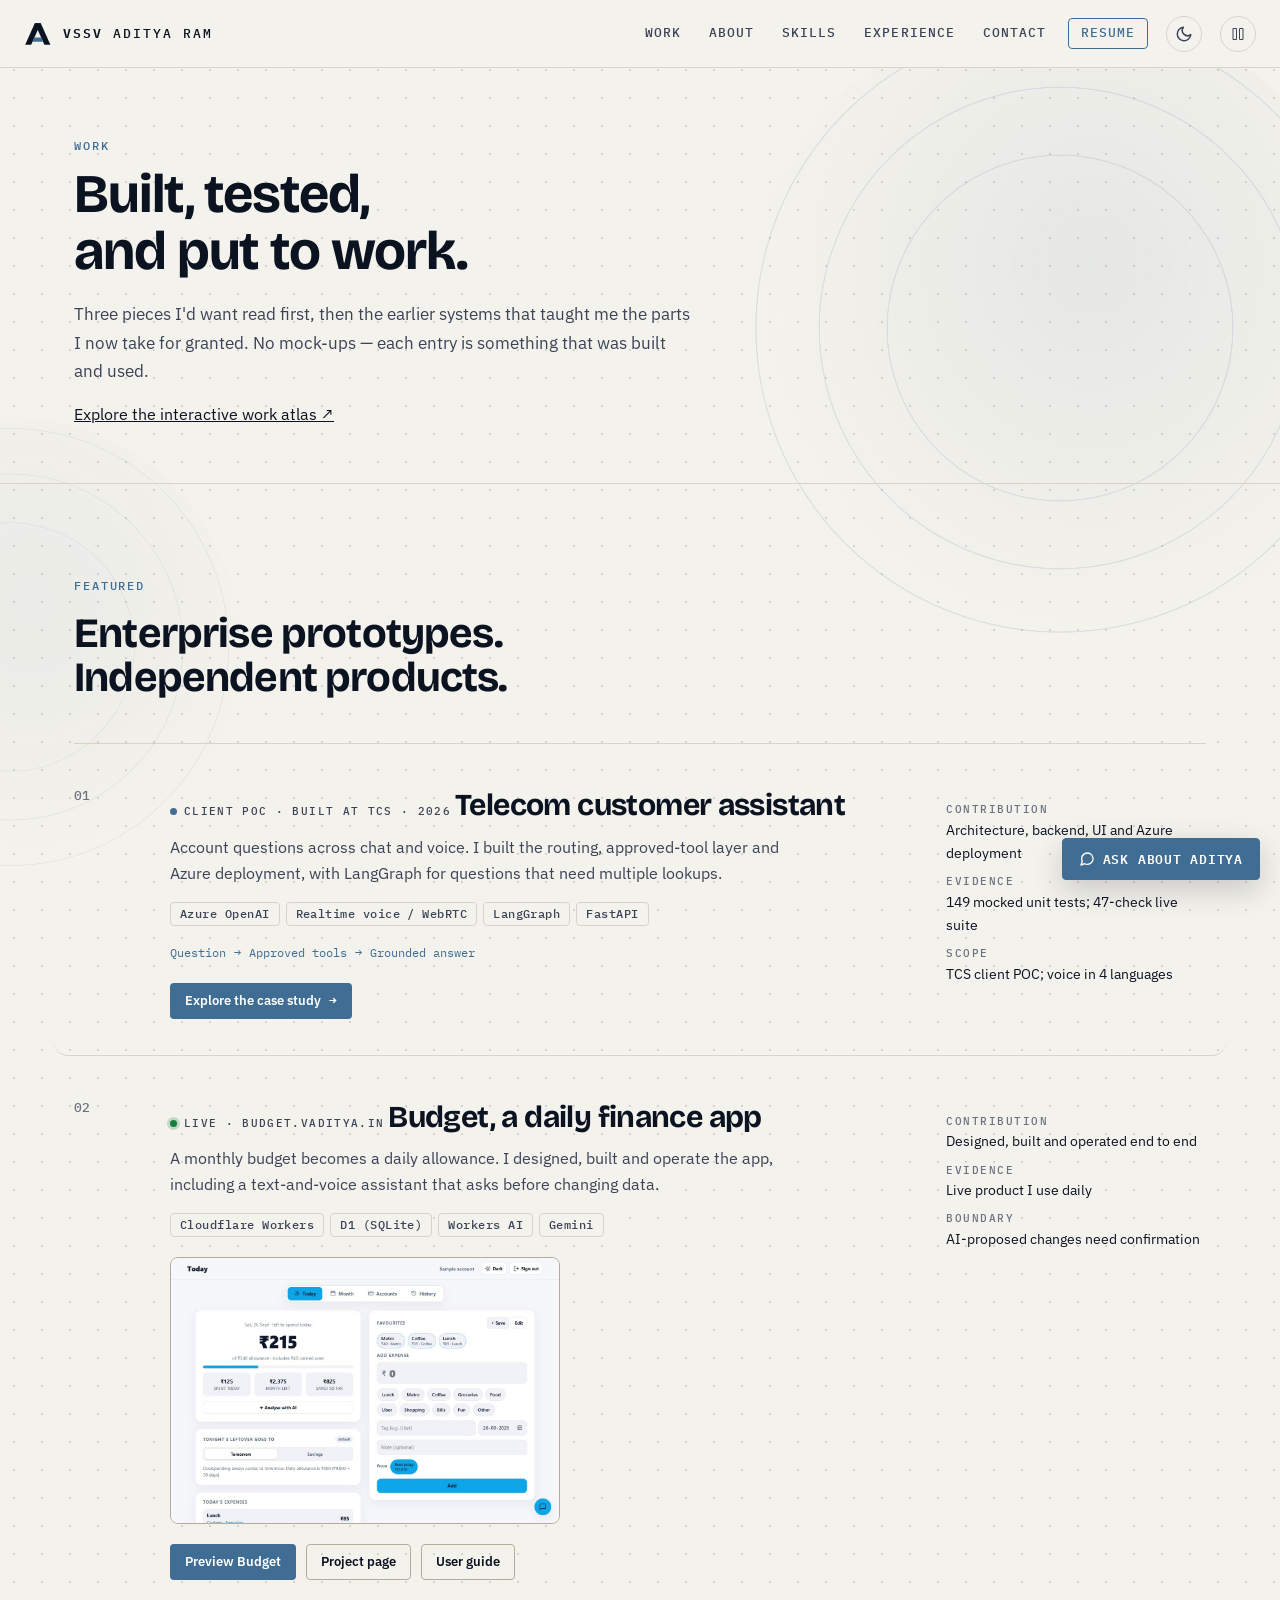
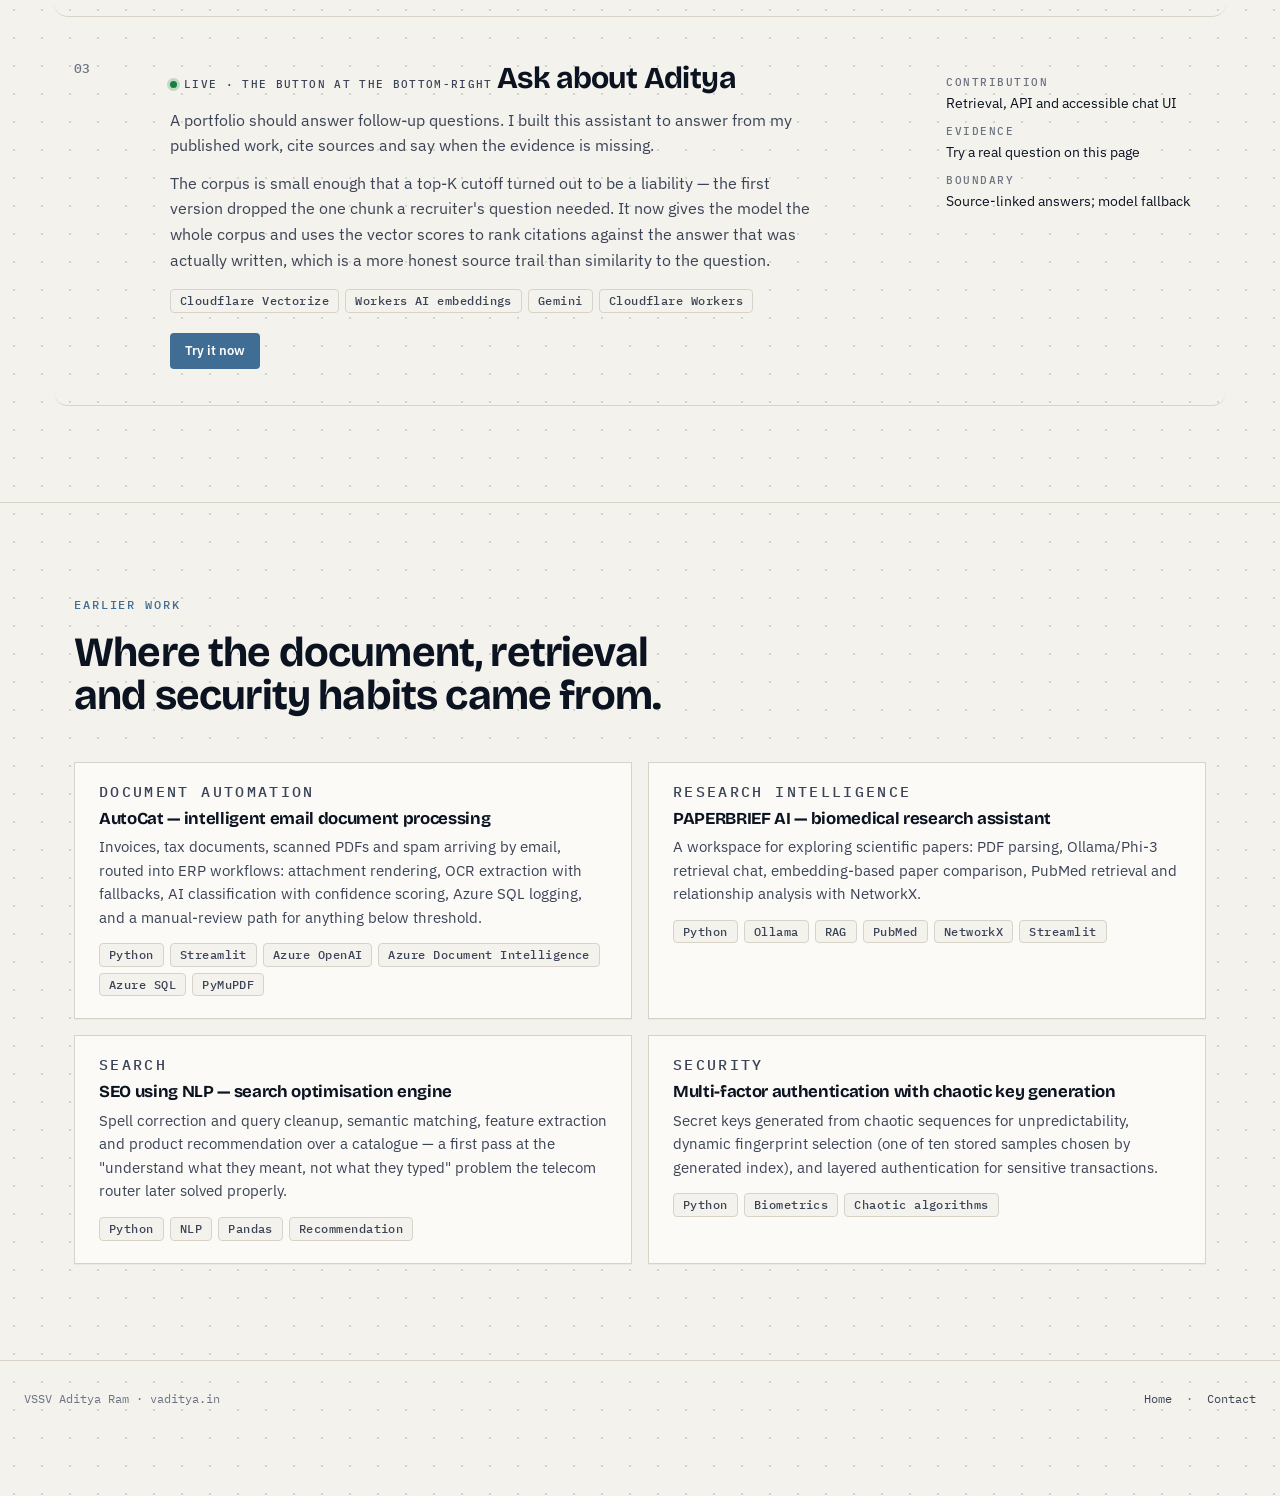
<file: projects.html>
<!DOCTYPE html>
<html lang="en">
<head>
  <meta charset="UTF-8">
  <meta name="viewport" content="width=device-width, initial-scale=1.0">
  <meta name="description" content="Explore TCS client prototypes and independent AI products: a telecom voice assistant, Budget, and a source-linked portfolio assistant.">
  <title>AI Projects | VSSV Aditya Ram</title>
  <link rel="canonical" href="https://vaditya.in/projects.html">
  <meta name="theme-color" content="#f4f2ec">
  <meta property="og:type" content="website">
  <meta property="og:site_name" content="VSSV Aditya Ram">
  <meta property="og:title" content="AI Projects | VSSV Aditya Ram">
  <meta property="og:description" content="Explore TCS client prototypes and independent AI products: a telecom voice assistant, Budget, and a source-linked portfolio assistant.">
  <meta property="og:url" content="https://vaditya.in/projects.html">
  <meta property="og:image" content="https://vaditya.in/assets/social-preview.png">
  <meta property="og:image:width" content="1200">
  <meta property="og:image:height" content="630">
  <meta property="og:image:alt" content="VSSV Aditya Ram. AI engineer building agents, voice assistants and useful products.">
  <meta name="twitter:card" content="summary_large_image">
  <meta name="twitter:title" content="AI Projects | VSSV Aditya Ram">
  <meta name="twitter:description" content="Explore TCS client prototypes and independent AI products: a telecom voice assistant, Budget, and a source-linked portfolio assistant.">
  <meta name="twitter:image" content="https://vaditya.in/assets/social-preview.png">
  <link rel="icon" type="image/png" href="assets/favicon-light.png" data-favicon-link>
  <link rel="apple-touch-icon" href="assets/apple-touch-icon.png">
  <script>
    // Runs before first paint so there's no flash of the wrong theme.
    // No stored choice follows the OS/browser preference.
    (function () {
      let pref = null;
      try { pref = localStorage.getItem("portfolio-theme"); } catch (_) {}
      const dark = pref === "dark" || (pref !== "light" && matchMedia("(prefers-color-scheme: dark)").matches);
      document.documentElement.dataset.theme = dark ? "dark" : "light";
      document.querySelector('meta[name="theme-color"]').content = dark ? "#0b1220" : "#f4f2ec";
    })();
  </script>
  <link rel="preconnect" href="https://fonts.googleapis.com">
  <link rel="preconnect" href="https://fonts.gstatic.com" crossorigin>
  <link href="https://fonts.googleapis.com/css2?family=Bricolage+Grotesque:opsz,wght@12..96,500..800&family=IBM+Plex+Sans:wght@400;500;600;700&family=IBM+Plex+Mono:wght@400;500;600&display=swap" rel="stylesheet">
  <link rel="stylesheet" href="style.css">
</head>
<body>
  <a class="skip-link" href="#main-content">Skip to content</a>
  <header class="site-header" data-header>
    <a class="brand" href="index.html" aria-label="VSSV Aditya Ram home">
      <span class="brand-mark" aria-hidden="true">
        <svg viewBox="22 12 46 40" focusable="false"><polygon points="40,14 50,14 34,50 24,50"/><polygon points="40,14 50,14 66,50 56,50"/><polygon class="signal" points="39.3,38 50.7,38 53.8,45 36.2,45"/></svg>
      </span>
      <span class="brand-name"><b>VSSV</b> Aditya Ram</span>
    </a>
    <nav aria-label="Main navigation" class="site-nav" id="site-nav" data-nav>
      <a href="index.html#work">Work</a>
      <a href="index.html#about">About</a>
      <a href="index.html#skills">Skills</a>
      <a href="index.html#experience">Experience</a>
      <a href="index.html#contact">Contact</a>
      <a class="nav-resume" href="assets/Resume.pdf" download>Resume</a>
    </nav>
    <button class="theme-toggle" type="button" title="Switch to dark mode" aria-label="Switch to dark mode" aria-pressed="true" data-theme-toggle>
      <svg class="theme-icon theme-icon-sun" viewBox="0 0 24 24" fill="none" stroke="currentColor" stroke-width="2" aria-hidden="true"><circle cx="12" cy="12" r="4"/><path d="M12 2v2M12 20v2M4.9 4.9l1.4 1.4M17.7 17.7l1.4 1.4M2 12h2M20 12h2M4.9 19.1l1.4-1.4M17.7 6.3l1.4-1.4"/></svg>
      <svg class="theme-icon theme-icon-moon" viewBox="0 0 24 24" fill="none" stroke="currentColor" stroke-width="2" stroke-linecap="round" stroke-linejoin="round" aria-hidden="true"><path d="M21 12.8A9 9 0 1 1 11.2 3a7 7 0 0 0 9.8 9.8z"/></svg>
    </button>
    <button class="nav-toggle" type="button" aria-label="Toggle navigation" aria-expanded="false" aria-controls="site-nav" data-nav-toggle>
      <span></span><span></span><span></span>
    </button>
  </header>

  <main id="main-content" tabindex="-1">
    <section class="page-hero">
      <div class="wrap reveal">
        <p class="eyebrow">Work</p>
        <h1>Built, tested,<br>and put to work.</h1>
        <p class="lede">Three pieces I'd want read first, then the earlier systems that taught me the parts I now take for granted. No mock-ups &mdash; each entry is something that was built and used.</p>
        <p class="mt-sm"><a href="work-atlas.html">Explore the interactive work atlas &nearr;</a></p>
      </div>
    </section>

    <section class="sec">
      <div class="wrap">
        <div class="sec-head reveal">
          <p class="eyebrow">Featured</p>
          <h2>Enterprise prototypes. Independent products.</h2>
        </div>

        <div class="work-list">
          <article class="work-row reveal">
            <div class="work-idx">01</div>
            <div>
              <span class="status client">Client POC &middot; built at TCS &middot; 2026</span>
              <h3 class="work-title"><a href="project-telecom-assistant.html">Telecom customer assistant</a></h3>
              <p class="work-summary">Account questions across chat and voice. I built the routing, approved-tool layer and Azure deployment, with LangGraph for questions that need multiple lookups.</p>
              <div class="work-tags"><span class="tag">Azure OpenAI</span><span class="tag">Realtime voice / WebRTC</span><span class="tag">LangGraph</span><span class="tag">FastAPI</span></div>
              <div class="flow-summary" aria-label="Assistant flow"><span>Question</span><span aria-hidden="true">&rarr;</span><span>Approved tools</span><span aria-hidden="true">&rarr;</span><span>Grounded answer</span></div><div class="work-cta">
                <a class="btn btn-primary btn-sm" href="project-telecom-assistant.html">Explore the case study <span class="arrow">&rarr;</span></a>
              </div>
            </div>
            <dl class="work-spec"><div><dt>Contribution</dt><dd>Architecture, backend, UI and Azure deployment</dd></div><div><dt>Evidence</dt><dd>149 mocked unit tests; 47-check live suite</dd></div><div><dt>Scope</dt><dd>TCS client POC; voice in 4 languages</dd></div></dl>
          </article>

          <article class="work-row reveal">
            <div class="work-idx">02</div>
            <div>
              <span class="status live">Live &middot; budget.vaditya.in</span>
              <h3 class="work-title"><a href="live-project-budget.html">Budget, a daily finance app</a></h3>
              <p class="work-summary">A monthly budget becomes a daily allowance. I designed, built and operate the app, including a text-and-voice assistant that asks before changing data.</p>
              <div class="work-tags"><span class="tag">Cloudflare Workers</span><span class="tag">D1 (SQLite)</span><span class="tag">Workers AI</span><span class="tag">Gemini</span></div>
              <a class="work-preview" href="live-project-budget.html#product-preview" aria-label="Preview Budget with sample data"><img src="assets/budget-preview.jpg" alt="Budget’s daily allowance and expense entry screen, shown with sample data" width="1200" height="820" loading="lazy" decoding="async"></a><div class="work-cta">
                <a class="btn btn-primary btn-sm" href="live-project-budget.html#product-preview">Preview Budget</a>
                <a class="btn btn-secondary btn-sm" href="live-project-budget.html">Project page</a>
                <a class="btn btn-secondary btn-sm" href="https://budget.vaditya.in/help" target="_blank" rel="noopener noreferrer">User guide</a>
              </div>
            </div>
            <dl class="work-spec"><div><dt>Contribution</dt><dd>Designed, built and operated end to end</dd></div><div><dt>Evidence</dt><dd>Live product I use daily</dd></div><div><dt>Boundary</dt><dd>AI-proposed changes need confirmation</dd></div></dl>
          </article>

          <article class="work-row reveal" id="ask-aditya">
            <div class="work-idx">03</div>
            <div>
              <span class="status live">Live &middot; the button at the bottom-right</span>
              <h3 class="work-title"><a href="projects.html#ask-aditya">Ask about Aditya</a></h3>
              <p class="work-summary">A portfolio should answer follow-up questions. I built this assistant to answer from my published work, cite sources and say when the evidence is missing.</p>
              <p class="work-summary">The corpus is small enough that a top-K cutoff turned out to be a liability &mdash; the first version dropped the one chunk a recruiter's question needed. It now gives the model the whole corpus and uses the vector scores to rank citations against the answer that was actually written, which is a more honest source trail than similarity to the question.</p>
              <div class="work-tags"><span class="tag">Cloudflare Vectorize</span><span class="tag">Workers AI embeddings</span><span class="tag">Gemini</span><span class="tag">Cloudflare Workers</span></div>
              <div class="work-cta">
                <button class="btn btn-primary btn-sm" type="button" data-open-ask>Try it now</button>
              </div>
            </div>
            <dl class="work-spec"><div><dt>Contribution</dt><dd>Retrieval, API and accessible chat UI</dd></div><div><dt>Evidence</dt><dd>Try a real question on this page</dd></div><div><dt>Boundary</dt><dd>Source-linked answers; model fallback</dd></div></dl>
          </article>
        </div>
      </div>
    </section>

    <section class="sec">
      <div class="wrap">
        <div class="sec-head reveal">
          <p class="eyebrow">Earlier work</p>
          <h2>Where the document, retrieval and security habits came from.</h2>
        </div>
        <div class="earlier">
          <article class="card reveal" id="autocat">
            <p class="eyebrow">Document automation</p>
            <h3>AutoCat &mdash; intelligent email document processing</h3>
            <p>Invoices, tax documents, scanned PDFs and spam arriving by email, routed into ERP workflows: attachment rendering, OCR extraction with fallbacks, AI classification with confidence scoring, Azure SQL logging, and a manual-review path for anything below threshold.</p>
            <div class="tag-row"><span class="tag">Python</span><span class="tag">Streamlit</span><span class="tag">Azure OpenAI</span><span class="tag">Azure Document Intelligence</span><span class="tag">Azure SQL</span><span class="tag">PyMuPDF</span></div>
          </article>
          <article class="card reveal" id="paperbrief">
            <p class="eyebrow">Research intelligence</p>
            <h3>PAPERBRIEF AI &mdash; biomedical research assistant</h3>
            <p>A workspace for exploring scientific papers: PDF parsing, Ollama/Phi-3 retrieval chat, embedding-based paper comparison, PubMed retrieval and relationship analysis with NetworkX.</p>
            <div class="tag-row"><span class="tag">Python</span><span class="tag">Ollama</span><span class="tag">RAG</span><span class="tag">PubMed</span><span class="tag">NetworkX</span><span class="tag">Streamlit</span></div>
          </article>
          <article class="card reveal">
            <p class="eyebrow">Search</p>
            <h3>SEO using NLP &mdash; search optimisation engine</h3>
            <p>Spell correction and query cleanup, semantic matching, feature extraction and product recommendation over a catalogue &mdash; a first pass at the "understand what they meant, not what they typed" problem the telecom router later solved properly.</p>
            <div class="tag-row"><span class="tag">Python</span><span class="tag">NLP</span><span class="tag">Pandas</span><span class="tag">Recommendation</span></div>
          </article>
          <article class="card reveal">
            <p class="eyebrow">Security</p>
            <h3>Multi-factor authentication with chaotic key generation</h3>
            <p>Secret keys generated from chaotic sequences for unpredictability, dynamic fingerprint selection (one of ten stored samples chosen by generated index), and layered authentication for sensitive transactions.</p>
            <div class="tag-row"><span class="tag">Python</span><span class="tag">Biometrics</span><span class="tag">Chaotic algorithms</span></div>
          </article>
        </div>
      </div>
    </section>
  </main>

  <footer class="site-footer">
    <span>VSSV Aditya Ram &middot; vaditya.in</span>
    <span><a href="index.html">Home</a> &nbsp;&middot;&nbsp; <a href="index.html#contact">Contact</a></span>
  </footer>

  <script src="script.js"></script>
  <script src="ask-widget.js" defer></script>
</body>
</html>
</file>
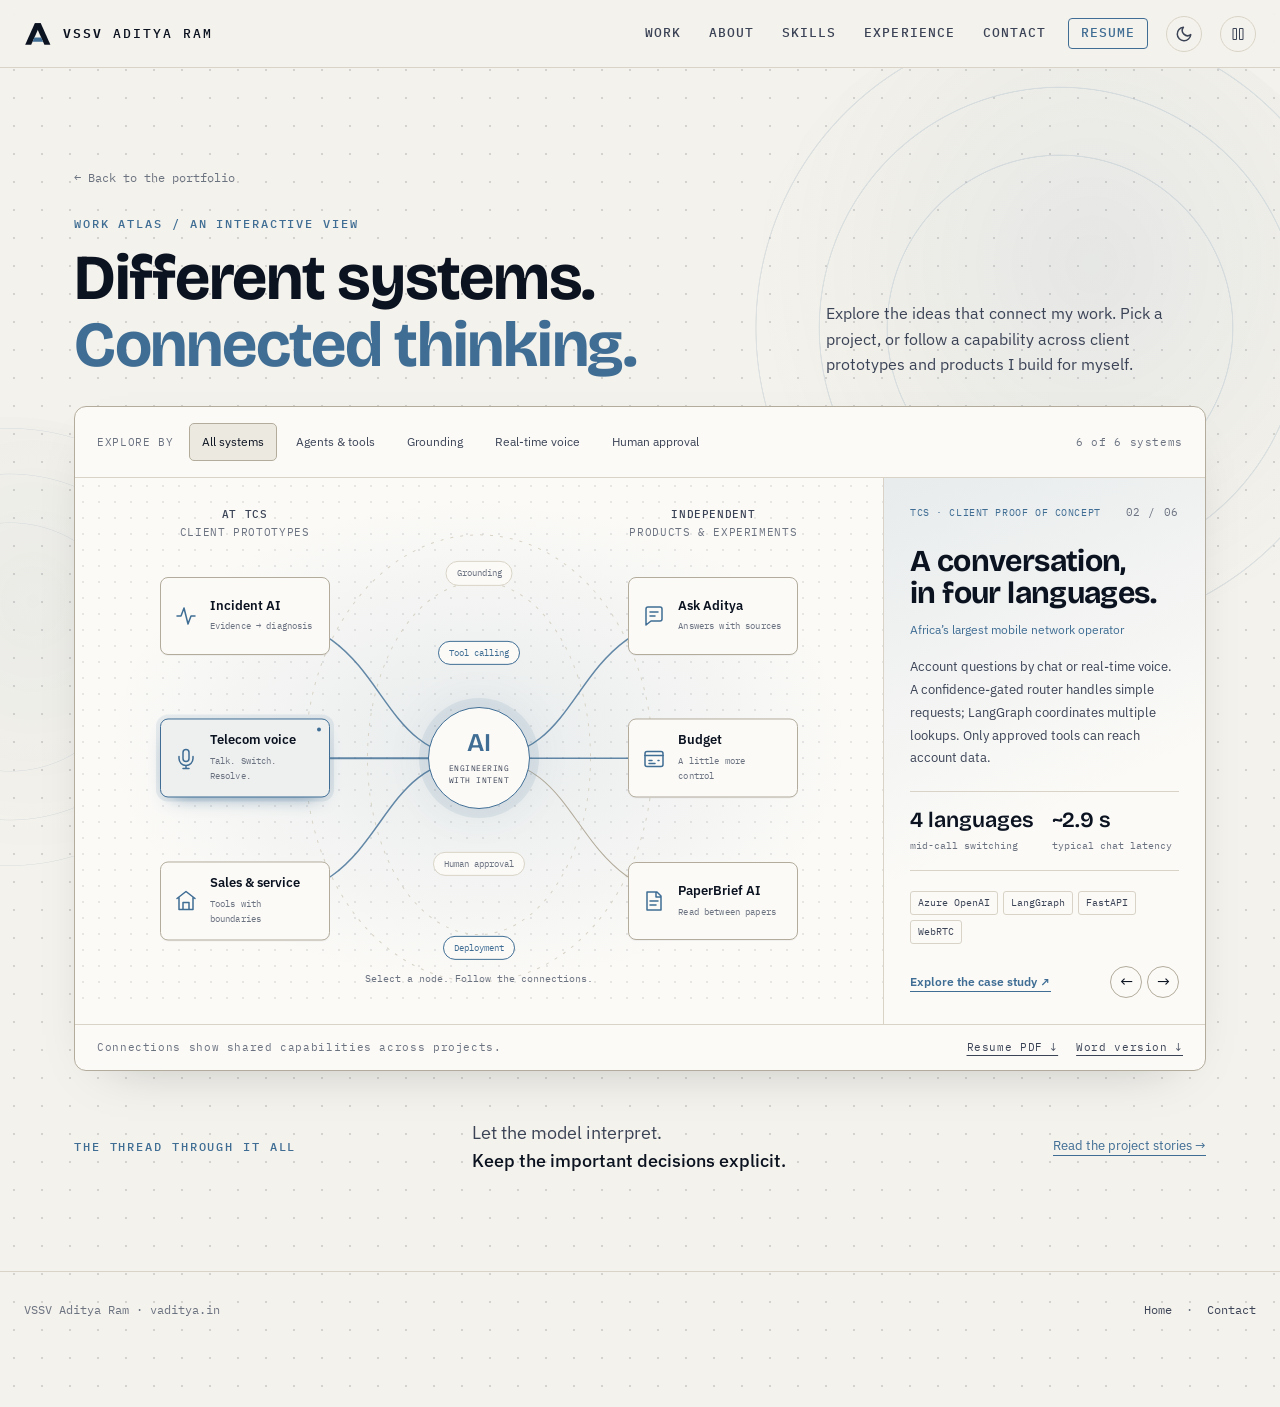
<file: work-atlas.html>
<!DOCTYPE html>
<html lang="en">
<head>
  <meta charset="UTF-8">
  <meta name="viewport" content="width=device-width, initial-scale=1.0">
  <meta name="description" content="Explore six AI projects by capability: agents, retrieval, real-time voice and human approval. Share a project or follow the connections.">
  <title>Interactive Work Atlas | VSSV Aditya Ram</title>
  <link rel="canonical" href="https://vaditya.in/work-atlas.html">
  <meta name="theme-color" content="#f4f2ec">
  <meta property="og:type" content="website">
  <meta property="og:site_name" content="VSSV Aditya Ram">
  <meta property="og:title" content="Interactive Work Atlas | VSSV Aditya Ram">
  <meta property="og:description" content="Explore six AI projects by capability: agents, retrieval, real-time voice and human approval. Share a project or follow the connections.">
  <meta property="og:url" content="https://vaditya.in/work-atlas.html">
  <meta property="og:image" content="https://vaditya.in/assets/social-preview.png">
  <meta property="og:image:width" content="1200">
  <meta property="og:image:height" content="630">
  <meta property="og:image:alt" content="VSSV Aditya Ram. AI engineer building agents, voice assistants and useful products.">
  <meta name="twitter:card" content="summary_large_image">
  <meta name="twitter:title" content="Interactive Work Atlas | VSSV Aditya Ram">
  <meta name="twitter:description" content="Explore six AI projects by capability: agents, retrieval, real-time voice and human approval. Share a project or follow the connections.">
  <meta name="twitter:image" content="https://vaditya.in/assets/social-preview.png">
  <link rel="icon" type="image/png" href="assets/favicon-light.png" data-favicon-link>
  <link rel="apple-touch-icon" href="assets/apple-touch-icon.png">
  <script>
    // Runs before first paint so there's no flash of the wrong theme.
    // No stored choice follows the OS/browser preference.
    (function () {
      let pref = null;
      try { pref = localStorage.getItem("portfolio-theme"); } catch (_) {}
      const dark = pref === "dark" || (pref !== "light" && matchMedia("(prefers-color-scheme: dark)").matches);
      document.documentElement.dataset.theme = dark ? "dark" : "light";
      document.querySelector('meta[name="theme-color"]').content = dark ? "#0b1220" : "#f4f2ec";
    })();
  </script>
  <link rel="preconnect" href="https://fonts.googleapis.com">
  <link rel="preconnect" href="https://fonts.gstatic.com" crossorigin>
  <link href="https://fonts.googleapis.com/css2?family=Bricolage+Grotesque:opsz,wght@12..96,500..800&family=IBM+Plex+Sans:wght@400;500;600;700&family=IBM+Plex+Mono:wght@400;500;600&display=swap" rel="stylesheet">
  <link rel="stylesheet" href="style.css">
  <link rel="stylesheet" href="work-atlas.css">
</head>
<body>
  <a class="skip-link" href="#main-content">Skip to content</a>
  <header class="site-header" data-header>
    <a class="brand" href="index.html" aria-label="VSSV Aditya Ram home">
      <span class="brand-mark" aria-hidden="true">
        <svg viewBox="22 12 46 40" focusable="false"><polygon points="40,14 50,14 34,50 24,50"/><polygon points="40,14 50,14 66,50 56,50"/><polygon class="signal" points="39.3,38 50.7,38 53.8,45 36.2,45"/></svg>
      </span>
      <span class="brand-name"><b>VSSV</b> Aditya Ram</span>
    </a>
    <nav aria-label="Main navigation" class="site-nav" id="site-nav" data-nav>
      <a href="index.html#work">Work</a>
      <a href="index.html#about">About</a>
      <a href="index.html#skills">Skills</a>
      <a href="index.html#experience">Experience</a>
      <a href="index.html#contact">Contact</a>
      <a class="nav-resume" href="assets/Resume.pdf" download>Resume</a>
    </nav>
    <button class="theme-toggle" type="button" title="Switch to dark mode" aria-label="Switch to dark mode" aria-pressed="true" data-theme-toggle>
      <svg class="theme-icon theme-icon-sun" viewBox="0 0 24 24" fill="none" stroke="currentColor" stroke-width="2" aria-hidden="true"><circle cx="12" cy="12" r="4"/><path d="M12 2v2M12 20v2M4.9 4.9l1.4 1.4M17.7 17.7l1.4 1.4M2 12h2M20 12h2M4.9 19.1l1.4-1.4M17.7 6.3l1.4-1.4"/></svg>
      <svg class="theme-icon theme-icon-moon" viewBox="0 0 24 24" fill="none" stroke="currentColor" stroke-width="2" stroke-linecap="round" stroke-linejoin="round" aria-hidden="true"><path d="M21 12.8A9 9 0 1 1 11.2 3a7 7 0 0 0 9.8 9.8z"/></svg>
    </button>
    <button class="nav-toggle" type="button" aria-label="Toggle navigation" aria-expanded="false" aria-controls="site-nav" data-nav-toggle>
      <span></span><span></span><span></span>
    </button>
  </header>

  <main id="main-content" tabindex="-1">
    <section class="sec atlas" id="atlas" data-atlas aria-labelledby="atlas-heading">
      <div class="wrap">
        <a class="atlas-back" href="index.html">&larr; Back to the portfolio</a>
        <div class="atlas-heading">
          <div>
            <p class="eyebrow">Work atlas / an interactive view</p>
            <h1 id="atlas-heading">Different systems.<br><em>Connected thinking.</em></h1>
          </div>
          <p class="lede">Explore the ideas that connect my work. Pick a project, or follow a capability across client prototypes and products I build for myself.</p>
        </div>

        <div class="atlas-shell">
          <div class="atlas-toolbar">
            <span class="atlas-label">Explore by</span>
            <div class="atlas-filters" role="group" aria-label="Filter projects by capability">
              <button class="atlas-filter" type="button" data-atlas-filter="all" aria-pressed="true">All systems</button>
              <button class="atlas-filter" type="button" data-atlas-filter="agents" aria-pressed="false">Agents &amp; tools</button>
              <button class="atlas-filter" type="button" data-atlas-filter="retrieval" aria-pressed="false">Grounding</button>
              <button class="atlas-filter" type="button" data-atlas-filter="voice" aria-pressed="false">Real-time voice</button>
              <button class="atlas-filter" type="button" data-atlas-filter="approval" aria-pressed="false">Human approval</button>
            </div>
            <span class="atlas-counter" data-atlas-count>6 of 6 systems</span>
          </div>

          <div class="atlas-body">
            <div class="atlas-map" role="group" aria-label="Project map. Select a project to explore its engineering. Arrow keys move between projects.">
              <svg class="atlas-edges" viewBox="0 0 1000 650" preserveAspectRatio="none" aria-hidden="true">
                <ellipse class="atlas-orbit" cx="500" cy="345" rx="138" ry="217"/>
                <ellipse class="atlas-orbit" cx="500" cy="345" rx="215" ry="275"/>
                <path class="atlas-edge" data-atlas-edge="incident" d="M210 169 C395 169 358 345 500 345"/>
                <path class="atlas-edge is-selected" data-atlas-edge="telecom" d="M210 345 H500"/>
                <path class="atlas-edge" data-atlas-edge="sales" d="M210 520 C395 520 358 345 500 345"/>
                <path class="atlas-edge" data-atlas-edge="portfolio" d="M790 169 C605 169 642 345 500 345"/>
                <path class="atlas-edge" data-atlas-edge="budget" d="M790 345 H500"/>
                <path class="atlas-edge" data-atlas-edge="paperbrief" d="M790 520 C605 520 642 345 500 345"/>
              </svg>
              <div class="atlas-group"><b>At TCS</b><br>Client prototypes</div>
              <div class="atlas-group"><b>Independent</b><br>Products &amp; experiments</div>

              <button class="atlas-node" data-atlas-node="incident" data-side="left" type="button" style="--x:21%;--y:26%" aria-pressed="false" aria-controls="atlas-detail">
                <svg viewBox="0 0 24 24" aria-hidden="true"><path d="M3 12h4l3-8 4 16 3-8h4"/></svg>
                <strong>Incident AI</strong><small>Evidence &rarr; diagnosis</small>
              </button>
              <button class="atlas-node" data-atlas-node="telecom" data-side="left" type="button" style="--x:21%;--y:53%" aria-pressed="true" aria-controls="atlas-detail">
                <svg viewBox="0 0 24 24" aria-hidden="true"><rect x="9" y="3" width="6" height="12" rx="3"/><path d="M5 10v2a7 7 0 0 0 14 0v-2M12 19v3M9 22h6"/></svg>
                <strong>Telecom voice</strong><small>Talk. Switch. Resolve.</small>
              </button>
              <button class="atlas-node" data-atlas-node="sales" data-side="left" type="button" style="--x:21%;--y:80%" aria-pressed="false" aria-controls="atlas-detail">
                <svg viewBox="0 0 24 24" aria-hidden="true"><path d="m3 10 9-7 9 7M5 9v12h14V9M9 21v-7h6v7"/></svg>
                <strong>Sales &amp; service</strong><small>Tools with boundaries</small>
              </button>
              <button class="atlas-node" data-atlas-node="portfolio" data-side="right" type="button" style="--x:79%;--y:26%" aria-pressed="false" aria-controls="atlas-detail">
                <svg viewBox="0 0 24 24" aria-hidden="true"><path d="M20 15a2 2 0 0 1-2 2H9l-5 4V5a2 2 0 0 1 2-2h12a2 2 0 0 1 2 2Z M8 8h8M8 12h5"/></svg>
                <strong>Ask Aditya</strong><small>Answers with sources</small>
              </button>
              <button class="atlas-node" data-atlas-node="budget" data-side="right" type="button" style="--x:79%;--y:53%" aria-pressed="false" aria-controls="atlas-detail">
                <svg viewBox="0 0 24 24" aria-hidden="true"><rect x="3" y="5" width="18" height="15" rx="2"/><path d="M3 9h18M7 14h3M7 17h6M16 14h1"/></svg>
                <strong>Budget</strong><small>A little more control</small>
              </button>
              <button class="atlas-node" data-atlas-node="paperbrief" data-side="right" type="button" style="--x:79%;--y:80%" aria-pressed="false" aria-controls="atlas-detail">
                <svg viewBox="0 0 24 24" aria-hidden="true"><path d="M5 3h10l4 4v14H5ZM14 3v5h5M8 12h8M8 16h6"/></svg>
                <strong>PaperBrief AI</strong><small>Read between papers</small>
              </button>

              <div class="atlas-core" aria-hidden="true"><strong>AI</strong><small>Engineering<br>with intent</small></div>
              <span class="atlas-capability" style="--y:18%" data-atlas-capability="retrieval">Grounding</span>
              <span class="atlas-capability" style="--y:33%" data-atlas-capability="agents">Tool calling</span>
              <span class="atlas-capability" style="--y:73%" data-atlas-capability="approval">Human approval</span>
              <span class="atlas-capability" style="--y:89%" data-atlas-capability="deployment">Deployment</span>
              <p class="atlas-hint">Select a node. Follow the connections.</p>
            </div>

            <section class="atlas-detail" id="atlas-detail" data-atlas-detail aria-labelledby="atlas-project-title">
              <div class="atlas-detail-top"><span class="atlas-status" data-atlas-status>TCS &middot; Client proof of concept</span><span class="atlas-step" data-atlas-step>02 / 06</span></div>
              <h2 id="atlas-project-title" data-atlas-title>A conversation, in four languages.</h2>
              <p class="atlas-client" data-atlas-client>Africa&rsquo;s largest mobile network operator</p>
              <p class="atlas-description" data-atlas-description>Account questions by chat or real-time voice. A confidence-gated router handles simple requests; LangGraph coordinates multiple lookups. Only approved tools can reach account data.</p>
              <dl class="atlas-metrics" data-atlas-metrics><div><dt>4 languages</dt><dd>mid-call switching</dd></div><div><dt>~2.9 s</dt><dd>typical chat latency</dd></div></dl>
              <div class="atlas-stack" data-atlas-stack><span>Azure OpenAI</span><span>LangGraph</span><span>FastAPI</span><span>WebRTC</span></div>
              <div class="atlas-actions">
                <a class="atlas-detail-link" data-atlas-link href="project-telecom-assistant.html">Explore the case study &nearr;</a>
                <div class="atlas-pager" role="group" aria-label="Browse matching projects"><button type="button" data-atlas-direction="-1" aria-label="Previous project">&larr;</button><button type="button" data-atlas-direction="1" aria-label="Next project">&rarr;</button></div>
              </div>
            </section>
          </div>
          <div class="atlas-footer"><span>Connections show shared capabilities across projects.</span><span class="atlas-footer-links"><a href="assets/Resume.pdf" download>Resume PDF &darr;</a><a href="assets/Resume.docx" download>Word version &darr;</a></span></div>
        </div>
        <p class="sr-only" role="status" aria-live="polite" aria-atomic="true" data-atlas-announcement></p>
        <noscript><style>.atlas-map,.atlas-toolbar,.atlas-pager{display:none}.atlas-body{grid-template-columns:1fr}</style><p class="mt-sm">Enable JavaScript to explore the map. You can also <a href="projects.html">browse all projects</a> or <a href="assets/Resume.pdf">read my resume</a>.</p></noscript>

        <div class="atlas-note">
          <p class="eyebrow">The thread through it all</p>
          <p>Let the model interpret.<br><strong>Keep the important decisions explicit.</strong></p>
          <a href="projects.html">Read the project stories <span aria-hidden="true">&rarr;</span></a>
        </div>
      </div>
    </section>
  </main>

  <footer class="site-footer">
    <span>VSSV Aditya Ram &middot; vaditya.in</span>
    <span><a href="index.html">Home</a> &nbsp;&middot;&nbsp; <a href="index.html#contact">Contact</a></span>
  </footer>
  <script src="script.js"></script>
  <script src="work-atlas.js"></script>
</body>
</html>
</file>
<file: style.css>
/* ==========================================================================
   vaditya.in — "Blueprint" design system
   Light: ink on drafting paper, blue signal.  Dark: paper-ink on navy, brass signal
   (matches the brass monogram used for the dark header logo).
   secret-entry.css (the Fifty Moons easter egg) reads the legacy token names
   --text/--muted/--muted-2/--line/--panel-strong/--cyan/--violet; those are kept
   as aliases below so that file stays untouched.
   ========================================================================== */

:root {
  color-scheme: light;
  --paper: #f4f2ec;
  --paper-2: #ece9e0;
  --panel: #fbfaf7;
  --ink: #0b1220;
  --ink-2: #3b4356;
  --ink-3: #6b7280;
  --rule: #d8d3c6;
  --rule-strong: #b3ac9c;
  --signal: #3f6d94;
  --signal-ink: #ffffff;
  --signal-soft: rgba(63, 109, 148, 0.1);
  --good: #15803d;
  --grid: rgba(11, 18, 32, 0.14);
  --ambient-line: rgba(63, 109, 148, 0.13);
  --ambient-wash: rgba(63, 109, 148, 0.075);
  --shadow: 0 1px 0 rgba(11, 18, 32, 0.04);
  --radius: 4px;
  --max: 1180px;
  --header-h: 68px;

  --font-display: "Bricolage Grotesque", "IBM Plex Sans", system-ui, sans-serif;
  --font-body: "IBM Plex Sans", system-ui, -apple-system, "Segoe UI", sans-serif;
  --font-mono: "IBM Plex Mono", ui-monospace, "SFMono-Regular", Menlo, monospace;

  /* legacy aliases used by secret-entry.css */
  --text: var(--ink);
  --muted: var(--ink-2);
  --muted-2: var(--ink-3);
  --line: var(--rule);
  --panel-strong: var(--panel);
  --cyan: var(--signal);
  --violet: #7c3aed;
}

[data-theme="dark"] {
  color-scheme: dark;
  --paper: #0b1220;
  --paper-2: #0f1929;
  --panel: #101b2f;
  --ink: #ece9e1;
  --ink-2: #b7bcc8;
  --ink-3: #8891a3;
  --rule: #23304a;
  --rule-strong: #3a4a68;
  --signal: #f0cf94;
  --signal-ink: #0b1220;
  --signal-soft: rgba(240, 207, 148, 0.12);
  --good: #4ade80;
  --grid: rgba(236, 233, 225, 0.1);
  --ambient-line: rgba(240, 207, 148, 0.11);
  --ambient-wash: rgba(240, 207, 148, 0.035);
  --shadow: 0 1px 0 rgba(0, 0, 0, 0.3);
  --violet: #a78bfa;
}

/* ---------- base ---------- */

*,
*::before,
*::after { box-sizing: border-box; }

html { scroll-behavior: smooth; }

body {
  isolation: isolate;
  margin: 0;
  font: 400 16px/1.6 var(--font-body);
  color: var(--ink);
  background-color: var(--paper);
  background-image: radial-gradient(var(--grid) 1px, transparent 1.5px);
  background-size: 28px 28px;
  -webkit-font-smoothing: antialiased;
}

/* Decorative depth: two bounded surfaces, below content and clear of the header.
   Only their transforms move; the dotted paper and gradient pixels stay still. */
.ambient-background {
  position: fixed;
  inset: var(--header-h) 0 0;
  z-index: -1;
  overflow: hidden;
  contain: strict;
  pointer-events: none;
}
.ambient-background::before,
.ambient-background::after {
  content: "";
  position: absolute;
  width: 640px;
  height: 640px;
  border-radius: 50%;
  background:
    radial-gradient(circle, transparent 0 38%, var(--ambient-line) 38.1% 38.25%, transparent 38.4% 53%, var(--ambient-line) 53.1% 53.25%, transparent 53.4% 67%, var(--ambient-line) 67.1% 67.25%, transparent 67.4%),
    radial-gradient(ellipse at 55% 40%, var(--ambient-wash), transparent 68%);
}
.ambient-background::before { top: -60px; right: -100px; }
.ambient-background::after { top: 42%; left: -220px; width: 460px; height: 460px; opacity: 0.65; }
@keyframes ambient-drift {
  from { transform: translate3d(-22px, 16px, 0); }
  to { transform: translate3d(18px, -20px, 0); }
}
@media (prefers-reduced-motion: no-preference) {
  .ambient-background::before,
  .ambient-background::after { animation: ambient-drift 28s ease-in-out -7s infinite alternate paused; }
  .ambient-background::after { animation-duration: 36s; animation-delay: -18s; animation-direction: alternate-reverse; }
  [data-ambient-motion="running"] .ambient-background::before,
  [data-ambient-motion="running"] .ambient-background::after { animation-play-state: running; }
}
@media (max-width: 640px) {
  .ambient-background::before { width: 360px; height: 360px; top: 20px; right: -180px; }
  .ambient-background::after { display: none; }
}
@media print, (forced-colors: active) {
  .ambient-background, .motion-toggle { display: none !important; }
}

h1, h2, h3, h4 {
  margin: 0;
  font-family: var(--font-display);
  font-weight: 700;
  letter-spacing: -0.02em;
  line-height: 1.05;
  text-wrap: balance;
}

p { margin: 0; }
a { color: inherit; }
img { max-width: 100%; display: block; }
button { font: inherit; color: inherit; }

.wrap { max-width: var(--max); margin: 0 auto; padding: 0 24px; }

.sr-only {
  position: absolute; width: 1px; height: 1px; padding: 0; margin: -1px;
  overflow: hidden; clip: rect(0, 0, 0, 0); white-space: nowrap; border: 0;
}

:focus-visible { outline: 2px solid var(--signal); outline-offset: 3px; }

.mono { font-family: var(--font-mono); }

.eyebrow {
  margin: 0 0 14px;
  font: 500 0.74rem/1 var(--font-mono);
  letter-spacing: 0.16em;
  text-transform: uppercase;
  color: var(--signal);
}

.lede {
  max-width: 62ch;
  color: var(--ink-2);
  font-size: 1.08rem;
  line-height: 1.65;
}

.rule { height: 1px; background: var(--rule); border: 0; margin: 0; }

/* ---------- header ---------- */

.site-header {
  position: sticky;
  top: 0;
  z-index: 40;
  display: flex;
  align-items: center;
  gap: 18px;
  min-height: var(--header-h);
  padding: 0 24px;
  background: color-mix(in srgb, var(--paper) 88%, transparent);
  -webkit-backdrop-filter: blur(10px);
  backdrop-filter: blur(10px);
  border-bottom: 1px solid var(--rule);
  transition: border-color 0.2s ease;
}
.site-header.is-scrolled { border-bottom-color: var(--rule-strong); }

.brand { display: inline-flex; align-items: center; gap: 11px; text-decoration: none; margin-right: auto; color: var(--ink); }
.brand-mark { display: inline-flex; align-items: center; }
.brand-mark svg { display: block; height: 24px; width: auto; fill: currentColor; }
.brand-mark .signal { fill: var(--signal); }
.brand-name { font: 500 0.8rem/1 var(--font-mono); letter-spacing: 0.16em; text-transform: uppercase; white-space: nowrap; }
.brand-name b { font-weight: 600; }

.site-nav { display: flex; align-items: center; gap: 4px; }
.site-nav a {
  padding: 8px 12px;
  border-radius: var(--radius);
  font: 500 0.8rem/1 var(--font-mono);
  letter-spacing: 0.08em;
  text-transform: uppercase;
  text-decoration: none;
  color: var(--ink-2);
}
.site-nav a:hover,
.site-nav a:focus-visible { color: var(--ink); background: var(--signal-soft); }
.site-nav .nav-resume { color: var(--signal); border: 1px solid currentColor; margin-left: 6px; }

.theme-toggle {
  display: inline-flex;
  align-items: center;
  justify-content: center;
  flex-shrink: 0;
  width: 36px;
  height: 36px;
  border: 1px solid var(--rule);
  border-radius: 50%;
  background: transparent;
  cursor: pointer;
  color: var(--ink-2);
  transition: transform 0.15s ease, border-color 0.15s ease, color 0.15s ease, background 0.15s ease;
}
.theme-toggle:hover, .theme-toggle:focus-visible {
  border-color: var(--rule-strong);
  color: var(--ink);
  background: var(--panel);
  transform: rotate(15deg);
}
.theme-icon { width: 18px; height: 18px; }
.theme-icon-sun { display: none; }
[data-theme="dark"] .theme-icon-sun { display: block; }
[data-theme="dark"] .theme-icon-moon { display: none; }

.motion-toggle {
  display: inline-flex;
  align-items: center;
  justify-content: center;
  flex-shrink: 0;
  width: 36px;
  height: 36px;
  border: 1px solid var(--rule);
  border-radius: 50%;
  background: transparent;
  color: var(--ink-2);
  cursor: pointer;
}
.motion-toggle:hover { background: var(--panel); border-color: var(--rule-strong); }
.motion-toggle:disabled { color: var(--ink-3); cursor: default; }
.motion-toggle svg { width: 16px; height: 16px; fill: currentColor; }

.nav-toggle {
  display: none;
  flex-shrink: 0;
  width: 40px; height: 40px;
  padding: 0;
  border: 1px solid var(--rule);
  border-radius: var(--radius);
  background: transparent;
  cursor: pointer;
  flex-direction: column; align-items: center; justify-content: center; gap: 5px;
}
.nav-toggle span { display: block; width: 18px; height: 1.5px; background: var(--ink); }

/* ---------- buttons ---------- */

.btn {
  display: inline-flex;
  align-items: center;
  justify-content: center;
  gap: 8px;
  min-height: 44px;
  padding: 0 18px;
  border: 1px solid transparent;
  border-radius: var(--radius);
  font: 600 0.92rem/1 var(--font-body);
  text-decoration: none;
  cursor: pointer;
  transition: transform 0.15s ease, background 0.15s ease, border-color 0.15s ease;
}
.btn:hover { transform: translateY(-1px); }
.btn-primary { background: var(--signal); color: var(--signal-ink); }
.btn-secondary { background: transparent; color: var(--ink); border-color: var(--rule-strong); }
.btn-secondary:hover { border-color: var(--ink); }
.btn-sm { min-height: 36px; padding: 0 14px; font-size: 0.84rem; }
.btn .arrow { font-family: var(--font-mono); display: inline-block; transition: transform 0.15s ease; }
.btn:hover .arrow { transform: translateX(3px); }

/* ---------- sections ---------- */

.sec { padding: 96px 0; border-top: 1px solid var(--rule); }
.sec:first-of-type { border-top: 0; }
.sec-head { display: grid; gap: 6px; margin-bottom: 44px; max-width: 760px; }
.sec-head h2 { font-size: clamp(1.9rem, 3.6vw, 2.6rem); }
.sec-head .lede { margin-top: 10px; }

/* ---------- hero ---------- */

.hero { padding: 64px 0 72px; }
.hero-grid {
  display: grid;
  grid-template-columns: minmax(0, 7fr) minmax(0, 5fr);
  gap: 56px;
  align-items: start;
}
.hero h1 {
  font-size: clamp(2.75rem, 6vw, 5.1rem);
  font-weight: 700;
  letter-spacing: -0.03em;
  max-width: 19ch;
}
.hero-copy { max-width: 880px; }
.hero h1 em { font-style: normal; color: var(--signal); }
.hero .lede { margin-top: 24px; }
.hero .lede + .lede { margin-top: 12px; }
.hero-actions { display: flex; flex-wrap: wrap; gap: 12px; margin-top: 32px; }
.hero-now {
  display: flex; flex-wrap: wrap; gap: 8px 22px; margin-top: 30px;
  font: 500 0.76rem/1.6 var(--font-mono); letter-spacing: 0.06em; text-transform: uppercase; color: var(--ink-3);
}
.hero-now b { color: var(--ink); font-weight: 600; }

/* the drafting board: current stack */
.board {
  border: 1px solid var(--rule-strong);
  background: var(--panel);
  box-shadow: var(--shadow);
}
.board-head {
  display: flex; align-items: center; gap: 10px;
  padding: 12px 16px;
  border-bottom: 1px solid var(--rule);
  font: 500 0.72rem/1 var(--font-mono); letter-spacing: 0.14em; text-transform: uppercase; color: var(--ink-3);
}
.board-head b { color: var(--ink); font-weight: 600; margin-right: auto; }
.board-dots { display: inline-flex; gap: 5px; }
.board-dots i { width: 6px; height: 6px; border-radius: 50%; background: var(--rule-strong); }

.flow-diagram { margin: 0; padding: 14px 16px 4px; border-bottom: 1px solid var(--rule); }
.flow-diagram svg { display: block; width: 100%; height: auto; }
.flow-diagram figcaption {
  margin: 8px 0 12px; font: 400 0.72rem/1.5 var(--font-mono); color: var(--ink-3);
}
.board-body { display: grid; grid-template-columns: 1fr 1fr; }
.board-group {
  padding: 16px; border-bottom: 1px solid var(--rule);
  opacity: 0; transform: translateY(8px); transition: opacity 480ms ease, transform 480ms ease;
}
.board.is-visible .board-group { opacity: 1; transform: none; }
.board-group:nth-child(1) { transition-delay: 460ms; }
.board-group:nth-child(2) { transition-delay: 540ms; }
.board-group:nth-child(3) { transition-delay: 620ms; }
.board-group:nth-child(4) { transition-delay: 700ms; }
.board-group:nth-child(odd) { border-right: 1px solid var(--rule); }
.board-group:nth-last-child(-n + 2) { border-bottom: 0; }
.board-group h3 {
  font: 500 0.7rem/1 var(--font-mono); letter-spacing: 0.14em; text-transform: uppercase;
  color: var(--signal); margin-bottom: 12px;
}
.board-group ul { list-style: none; margin: 0; padding: 0; display: grid; gap: 7px; }
.board-group li { font-size: 0.9rem; line-height: 1.35; color: var(--ink); }
.board-group li small { display: block; color: var(--ink-3); font-size: 0.76rem; }
.board-foot {
  padding: 10px 16px; border-top: 1px solid var(--rule);
  font: 400 0.74rem/1.5 var(--font-mono); color: var(--ink-3);
}

/* ---------- selected work ---------- */

.work-list { display: grid; border-top: 1px solid var(--rule); }
.work-row {
  display: grid;
  grid-template-columns: 64px minmax(0, 1fr) 260px;
  gap: 32px;
  margin: 0 -20px;
  padding: 36px 20px;
  border-radius: 14px;
  border-bottom: 1px solid var(--rule);
  text-decoration: none;
  color: inherit;
  cursor: default;
  transition: background 0.15s ease;
}
.work-row:hover { background: color-mix(in srgb, var(--panel) 70%, transparent); }
.work-title a { text-decoration: none; text-underline-offset: 5px; }
.work-title a:hover { color: var(--signal); text-decoration: underline; }
.work-row:hover .work-cta .arrow { transform: translateX(3px); }
.work-idx { font: 500 0.8rem/1.2 var(--font-mono); color: var(--ink-3); padding-top: 8px; }
.work-title { margin-top: 10px; font-size: clamp(1.5rem, 2.4vw, 1.9rem); display: inline-block; transition: color 0.15s ease, transform 0.15s ease; }

/* small spacing/size utilities used by page templates */
.h2-sm { font-size: 1.8rem; }
.mt-xs { margin-top: 6px; }
.mt-sm { margin-top: 16px; }
.mt-md { margin-top: 24px; }
.work-summary { margin-top: 12px; color: var(--ink-2); max-width: 64ch; }
.work-tags { display: flex; flex-wrap: wrap; gap: 6px; margin-top: 16px; }
.work-spec { display: grid; gap: 12px; align-content: start; padding-top: 8px; }
.work-spec div { display: grid; gap: 3px; }
.work-spec dt { font: 500 0.68rem/1 var(--font-mono); letter-spacing: 0.14em; text-transform: uppercase; color: var(--ink-3); }
.work-spec dd { margin: 0; font-size: 0.9rem; color: var(--ink); }
.work-cta { margin-top: 20px; display: flex; gap: 10px; flex-wrap: wrap; }

.status {
  display: inline-flex; align-items: center; gap: 7px;
  font: 500 0.7rem/1 var(--font-mono); letter-spacing: 0.12em; text-transform: uppercase; color: var(--ink-2);
}
.status::before { content: ""; width: 7px; height: 7px; border-radius: 50%; background: var(--ink-3); }
.status.live::before {
  background: var(--good); box-shadow: 0 0 0 3px color-mix(in srgb, var(--good) 22%, transparent);
  /* A steady indicator communicates live status without perpetual motion. */
}
.status.client::before { background: var(--signal); }

@keyframes status-pulse {
  0% { box-shadow: 0 0 0 0 color-mix(in srgb, var(--good) 45%, transparent); }
  65% { box-shadow: 0 0 0 7px color-mix(in srgb, var(--good) 0%, transparent); }
  100% { box-shadow: 0 0 0 7px color-mix(in srgb, var(--good) 0%, transparent); }
}

.tag {
  display: inline-block;
  padding: 5px 9px;
  border: 1px solid var(--rule);
  border-radius: var(--radius);
  font: 500 0.72rem/1 var(--font-mono);
  letter-spacing: 0.04em;
  color: var(--ink-2);
  background: var(--paper);
}
.tag-row { display: flex; flex-wrap: wrap; gap: 6px; }

/* ---------- about ---------- */

.about-grid { display: grid; grid-template-columns: minmax(0, 7fr) minmax(0, 5fr); gap: 40px; align-items: start; }
.about-card { display: grid; grid-template-columns: 148px minmax(0, 1fr); gap: 24px; align-items: start; }
.profile-photo { width: 148px; height: 172px; object-fit: cover; border: 1px solid var(--rule-strong); }
.about-card h3 { font-size: 1.25rem; margin-bottom: 10px; }
.about-card p + p { margin-top: 12px; }
.about-card p { color: var(--ink-2); }

.card {
  border: 1px solid var(--rule);
  background: var(--panel);
  box-shadow: var(--shadow);
  padding: 22px 24px;
}
.card .eyebrow { margin-bottom: 10px; }
.card h3 { font-size: 1.15rem; }
.education-meta { display: flex; flex-wrap: wrap; gap: 6px; margin-top: 12px; }
.education-meta span {
  padding: 5px 9px; border: 1px solid var(--rule); border-radius: var(--radius);
  font: 500 0.72rem/1 var(--font-mono); color: var(--ink-2);
}
.education-university > p { color: var(--ink-2); }

/* ---------- skills ---------- */

.skill-grid { display: grid; grid-template-columns: repeat(3, minmax(0, 1fr)); gap: 16px; }
.skill { padding: 22px; border: 1px solid var(--rule); background: var(--panel); box-shadow: var(--shadow); }
.skill-grid .skill:nth-child(1) { transition-delay: 0ms; }
.skill-grid .skill:nth-child(2) { transition-delay: 70ms; }
.skill-grid .skill:nth-child(3) { transition-delay: 140ms; }
.skill-grid .skill:nth-child(4) { transition-delay: 210ms; }
.skill-grid .skill:nth-child(5) { transition-delay: 280ms; }
.skill-grid .skill:nth-child(6) { transition-delay: 350ms; }
.skill h3 { font-size: 1.02rem; margin-bottom: 4px; }
.skill p { font-size: 0.86rem; color: var(--ink-3); margin-bottom: 14px; }

/* ---------- experience ---------- */

.timeline { display: grid; border-top: 1px solid var(--rule); }
.job {
  display: grid;
  grid-template-columns: 220px minmax(0, 1fr);
  gap: 32px;
  padding: 32px 0;
  border-bottom: 1px solid var(--rule);
}
.job-when { font: 500 0.78rem/1.6 var(--font-mono); color: var(--ink-3); letter-spacing: 0.04em; }
.job-when b { display: block; color: var(--ink); font-weight: 600; }
.job h3 { font-size: 1.28rem; }
.job .org { margin-top: 4px; color: var(--ink-2); font-size: 0.95rem; }
.job ul { margin: 14px 0 0; padding-left: 18px; color: var(--ink-2); display: grid; gap: 8px; }
.job li::marker { color: var(--signal); }

.recognition { display: grid; grid-template-columns: repeat(3, minmax(0, 1fr)); gap: 16px; margin-top: 40px; }
.recognition .card h3 { font-size: 1rem; margin-bottom: 6px; }
.recognition .card p { font-size: 0.9rem; color: var(--ink-2); }
.recognition .skill-badges { grid-column: span 2; }
.skill-badges ul { display: grid; gap: 9px; padding-left: 18px; margin: 16px 0 0; font-size: .85rem; line-height: 1.5; }
.skill-badges a { color: var(--signal); text-underline-offset: 3px; }

/* ---------- contact ---------- */

.contact-grid { display: grid; grid-template-columns: minmax(0, 6fr) minmax(0, 6fr); gap: 48px; align-items: start; }
.social-row { display: flex; flex-wrap: wrap; gap: 8px; margin-top: 24px; }
.social-row a, .social-row button {
  padding: 9px 12px; border: 1px solid var(--rule); border-radius: var(--radius);
  font: 500 0.78rem/1 var(--font-mono); letter-spacing: 0.08em; text-transform: uppercase;
  text-decoration: none; color: var(--ink);
  background: transparent; cursor: pointer;
}
.social-row a:hover, .social-row button:hover { border-color: var(--signal); color: var(--signal); }

.contact-form { display: grid; gap: 14px; padding: 24px; border: 1px solid var(--rule); background: var(--panel); }
.contact-form label { display: grid; gap: 6px; font: 500 0.72rem/1 var(--font-mono); letter-spacing: 0.12em; text-transform: uppercase; color: var(--ink-3); }
.contact-form input, .contact-form select, .contact-form textarea {
  font: 400 0.95rem/1.4 var(--font-body);
  color: var(--ink);
  padding: 11px 12px;
  border: 1px solid var(--rule-strong);
  border-radius: var(--radius);
  background: var(--paper);
}
.contact-form textarea { resize: vertical; min-height: 120px; }
.contact-form .btn { justify-self: start; }

/* ---------- footer ---------- */

.after-hours { border-top: 1px solid var(--rule); padding: 32px 0; }
.after-hours-inner { display: flex; align-items: center; justify-content: space-between; gap: 24px; }
.after-hours .eyebrow { margin-bottom: 10px; font-size: 0.66rem; }
.after-hours h2 { font-size: clamp(1.2rem, 2.4vw, 1.5rem); line-height: 1.2; }
.after-hours p:not(.eyebrow) { margin-top: 8px; font-size: 0.92rem; color: var(--ink-2); }
.after-hours-link {
  display: inline-flex; align-items: center; gap: 12px; flex-shrink: 0;
  min-height: 44px; color: var(--signal); font-size: 0.9rem;
  text-decoration-thickness: 1px; text-underline-offset: 5px;
}
.after-hours-link:hover { color: var(--ink); }
@media (max-width: 640px) {
  .after-hours { padding: 28px 0; }
  .after-hours-inner { flex-direction: column; align-items: flex-start; gap: 12px; }
}

.site-footer {
  border-top: 1px solid var(--rule);
  padding: 28px 24px 88px;
  display: flex; flex-wrap: wrap; justify-content: space-between; gap: 12px;
  font: 400 0.76rem/1.6 var(--font-mono); color: var(--ink-3);
}
.site-footer a { color: var(--ink-2); text-decoration: none; }
.site-footer a:hover { color: var(--signal); }

/* ---------- project pages ---------- */

.page-hero { padding: 72px 0 56px; }
.page-hero h1 { font-size: clamp(2.2rem, 4.6vw, 3.4rem); max-width: 18ch; }
.page-hero .lede { margin-top: 20px; }
.page-hero .hero-actions { margin-top: 28px; }
.page-hero .status { margin-bottom: 14px; }

.prose { max-width: 70ch; color: var(--ink-2); display: grid; gap: 14px; }
.prose strong { color: var(--ink); }
.prose ul { margin: 0; padding-left: 18px; display: grid; gap: 8px; }
.prose li::marker { color: var(--signal); }

.two-col { display: grid; grid-template-columns: minmax(0, 1fr) minmax(0, 1fr); gap: 40px; align-items: start; }
.panel-grid { display: grid; grid-template-columns: repeat(2, minmax(0, 1fr)); gap: 16px; }
.panel-grid .card h3 { margin-bottom: 8px; }
.panel-grid .card p { color: var(--ink-2); font-size: 0.94rem; }
.panel-grid .card .tag-row { margin-top: 14px; }

.spec-table { width: 100%; border-collapse: collapse; font-size: 0.92rem; border-top: 1px solid var(--rule); }
.spec-table th, .spec-table td { text-align: left; vertical-align: top; padding: 12px 14px 12px 0; border-bottom: 1px solid var(--rule); }
.spec-table th { font: 500 0.68rem/1.6 var(--font-mono); letter-spacing: 0.14em; text-transform: uppercase; color: var(--ink-3); white-space: nowrap; }
.spec-table td { color: var(--ink-2); }
.spec-table td:first-child { color: var(--ink); font-weight: 600; }
.table-wrap { overflow-x: auto; }

/* approach timeline */
.steps { display: grid; border-top: 1px solid var(--rule); }
.step {
  display: grid; grid-template-columns: 64px minmax(0, 1fr); gap: 24px;
  padding: 22px 0; border-bottom: 1px solid var(--rule);
}
.step-n { font: 500 0.8rem/1.3 var(--font-mono); color: var(--signal); padding-top: 3px; }
.step h3 { font-size: 1.08rem; margin-bottom: 6px; }
.step p { color: var(--ink-2); font-size: 0.95rem; max-width: 66ch; }
.step.chosen h3::after {
  content: "current build"; margin-left: 10px; padding: 3px 7px; vertical-align: middle;
  border-radius: var(--radius); background: var(--signal); color: var(--signal-ink);
  font: 600 0.62rem/1 var(--font-mono); letter-spacing: 0.12em; text-transform: uppercase;
}

/* architecture figure */
.figure { border: 1px solid var(--rule-strong); background: var(--panel); box-shadow: var(--shadow); }
.figure svg { width: 100%; height: auto; display: block; }
.figure figcaption { padding: 10px 16px; border-top: 1px solid var(--rule); font: 400 0.76rem/1.5 var(--font-mono); color: var(--ink-3); }

.note {
  padding: 14px 16px; border-left: 2px solid var(--signal); background: var(--signal-soft);
  font-size: 0.9rem; color: var(--ink-2);
}

/* earlier work */
.earlier { display: grid; grid-template-columns: repeat(2, minmax(0, 1fr)); gap: 16px; }
.earlier .card h3 { font-size: 1.05rem; margin-bottom: 8px; }
.earlier .card p { color: var(--ink-2); font-size: 0.92rem; }
.earlier .card .tag-row { margin-top: 14px; }

/* ---------- reveal ---------- */

.reveal { opacity: 0; transform: translateY(10px); transition: opacity 0.5s ease, transform 0.5s ease; }
.reveal.is-visible { opacity: 1; transform: none; }

/* ---------- Ask-about-Aditya widget ---------- */

.ask-fab {
  position: fixed; right: 20px; bottom: 20px; z-index: 60;
  display: inline-flex; align-items: center; gap: 8px;
  padding: 12px 16px;
  border: 1px solid var(--signal);
  border-radius: var(--radius);
  background: var(--signal); color: var(--signal-ink);
  font: 600 0.8rem/1 var(--font-mono); letter-spacing: 0.06em; text-transform: uppercase;
  cursor: pointer; box-shadow: 0 10px 30px rgba(11, 18, 32, 0.18);
  transition: transform 0.15s ease;
}
.ask-fab:hover { transform: translateY(-1px); }
.ask-fab svg { width: 16px; height: 16px; flex: 0 0 auto; }
.ask-fab[hidden] { display: none; }

.ask-panel {
  position: fixed; right: 20px; bottom: 20px; z-index: 61;
  width: min(94vw, 380px); height: min(72vh, 560px);
  display: flex; flex-direction: column;
  background: var(--panel);
  border: 1px solid var(--rule-strong);
  box-shadow: 0 24px 60px rgba(11, 18, 32, 0.22);
  overflow: hidden;
}
.ask-panel[hidden] { display: none; }
.ask-panel-head {
  display: flex; align-items: center; justify-content: space-between; gap: 10px;
  padding: 12px 14px; border-bottom: 1px solid var(--rule); flex: 0 0 auto;
}
.ask-panel-head strong { font: 600 0.78rem/1 var(--font-mono); letter-spacing: 0.1em; text-transform: uppercase; color: var(--ink); }
.ask-panel-head span { display: block; color: var(--ink-3); font-size: 0.74rem; margin-top: 4px; }
.ask-panel-close { border: 0; background: transparent; color: var(--ink-3); font-size: 1.3rem; line-height: 1; cursor: pointer; padding: 4px; min-width: 44px; min-height: 44px; }
.ask-panel-close:hover { color: var(--ink); }
.ask-messages { flex: 1; min-height: 0; overflow-y: auto; overscroll-behavior: contain; padding: 14px; display: flex; flex-direction: column; gap: 10px; }
.ask-msg { max-width: 90%; padding: 10px 12px; font-size: 0.88rem; line-height: 1.5; border-radius: var(--radius); }
.ask-msg-user { align-self: flex-end; background: var(--signal); color: var(--signal-ink); }
.ask-msg-bot { align-self: flex-start; background: var(--paper); color: var(--ink); border: 1px solid var(--rule); }
.ask-msg-bot.is-typing { color: var(--ink-3); padding: 12px 14px; }
.ask-msg-bot.is-error { border-color: #dc2626; }
.typing-dots { display: inline-flex; align-items: center; gap: 4px; }
.typing-dots i {
  width: 6px; height: 6px; border-radius: 50%;
  background: var(--ink-3);
  animation: typing-bounce 1.1s infinite ease-in-out;
}
.typing-dots i:nth-child(2) { animation-delay: 0.15s; }
.typing-dots i:nth-child(3) { animation-delay: 0.3s; }
@keyframes typing-bounce {
  0%, 60%, 100% { transform: translateY(0); opacity: 0.4; }
  30% { transform: translateY(-4px); opacity: 1; }
}
.ask-sources { margin-top: 8px; padding-top: 8px; border-top: 1px dashed var(--rule); display: flex; flex-wrap: wrap; gap: 6px; }
.ask-sources a { font: 500 0.68rem/1 var(--font-mono); color: var(--signal); text-decoration: none; padding: 4px 8px; border: 1px solid var(--rule); border-radius: var(--radius); }
.ask-sources a:hover { border-color: var(--signal); }
.ask-form { flex: 0 0 auto; display: flex; gap: 8px; padding: 12px; border-top: 1px solid var(--rule); }
.ask-form input {
  flex: 1; min-width: 0; min-height: 40px; padding: 0 12px;
  border: 1px solid var(--rule-strong); border-radius: var(--radius);
  background: var(--paper); color: var(--ink); font: 400 0.88rem var(--font-body);
}
.ask-form button {
  flex: 0 0 auto; min-height: 40px; padding: 0 14px; border: 0; border-radius: var(--radius);
  background: var(--signal); color: var(--signal-ink); font: 600 0.78rem/1 var(--font-mono);
  letter-spacing: 0.08em; text-transform: uppercase; cursor: pointer;
}
.ask-form button:disabled { opacity: 0.6; cursor: default; }

/* ---------- responsive ---------- */

.hero-grid > *, .about-grid > *, .contact-grid > *, .two-col > *, .work-row > *, .job > *, .step > * { min-width: 0; }

@media (max-width: 960px) {
  .hero-grid, .about-grid, .contact-grid, .two-col { grid-template-columns: minmax(0, 1fr); }
  .skill-grid { grid-template-columns: repeat(2, minmax(0, 1fr)); }
  .work-row { grid-template-columns: 48px minmax(0, 1fr); }
  .work-spec { grid-column: 2; grid-template-columns: repeat(3, minmax(0, 1fr)); gap: 16px; padding-top: 0; }
  .job { grid-template-columns: 1fr; gap: 10px; }
  .recognition { grid-template-columns: 1fr; }
  .recognition .skill-badges { grid-column: auto; }
}

@media (max-width: 860px) {
  .nav-toggle { display: inline-flex; }
  .site-nav {
    position: absolute; left: 0; right: 0; top: 100%;
    display: none; flex-direction: column; align-items: stretch; gap: 0;
    padding: 8px 12px 14px;
    background: var(--paper);
    border-bottom: 1px solid var(--rule-strong);
  }
  .site-nav.is-open { display: flex; }
  .site-nav a { padding: 12px 10px; border-bottom: 1px solid var(--rule); border-radius: 0; }
  .site-nav .nav-resume { margin: 8px 0 0; border: 1px solid currentColor; text-align: center; }
  .brand-name { font-size: 0.7rem; letter-spacing: 0.1em; }
}

@media (max-width: 640px) {
  .site-header { padding-inline: 16px; gap: 10px; }
  .sec { padding: 64px 0; }
  .hero { padding: 48px 0 64px; }
  .board-body { grid-template-columns: 1fr; }
  .board-group:nth-child(odd) { border-right: 0; }
  .board-group:nth-last-child(-n + 2) { border-bottom: 1px solid var(--rule); }
  .board-group:last-child { border-bottom: 0; }
  .skill-grid, .panel-grid, .earlier { grid-template-columns: minmax(0, 1fr); }
  .work-row { grid-template-columns: minmax(0, 1fr); gap: 12px; }
  .work-idx { display: none; }
  .work-spec { grid-column: auto; grid-template-columns: 1fr 1fr; }
  .about-card { grid-template-columns: 1fr; }
  .profile-photo { width: 120px; height: 140px; }
  .step { grid-template-columns: 40px minmax(0, 1fr); gap: 14px; }
  /* tables become stacked, labelled blocks instead of side-scrolling prose */
  .spec-table thead { display: none; }
  .spec-table tr { display: grid; gap: 4px; padding: 12px 0; border-bottom: 1px solid var(--rule); }
  .spec-table th, .spec-table td { display: block; padding: 0; border: 0; white-space: normal; }
  .spec-table td[data-label]::before {
    content: attr(data-label) ": ";
    font: 500 0.66rem/1.6 var(--font-mono); letter-spacing: 0.12em; text-transform: uppercase; color: var(--ink-3);
  }
  /* the architecture drawing pans instead of shrinking to a thumbnail */
  .figure-scroll { overflow-x: auto; }
  .figure-scroll svg { min-width: 760px; }
  .ask-fab, .ask-panel { right: 12px; bottom: 12px; }
  .ask-panel { height: min(78vh, 560px); }
  .ask-fab span { display: none; }
  .ask-fab { padding: 12px; }
}

/* Reading, keyboard access and public product previews. */
[id] { scroll-margin-top: calc(var(--header-h) + 24px); }
main:focus { outline: none; }
.skip-link { position: fixed; left: 16px; top: 12px; z-index: 100; padding: 12px 18px; background: var(--signal); color: var(--signal-ink); transform: translateY(-160%); border-radius: var(--radius); }
.skip-link:focus { transform: translateY(0); }
button, a, summary { touch-action: manipulation; }
.text-link { color: var(--signal); text-underline-offset: 5px; font-size: .9rem; padding: 10px 0; }
.text-link:hover { color: var(--ink); }
.hero-actions { align-items: center; }
.flow-summary { display: flex; flex-wrap: wrap; gap: 8px; margin-top: 18px; font: .74rem/1.6 var(--font-mono); color: var(--signal); }
.work-preview { display: block; max-width: 390px; margin-top: 20px; border: 1px solid var(--rule-strong); border-radius: 8px; overflow: hidden; }
.work-preview:hover { outline: 2px solid var(--signal); outline-offset: 3px; }
.work-preview img { width: 100%; height: auto; }
.stack-details, .credentials-details { border-block: 1px solid var(--rule-strong); margin-top: 28px; }
.stack-details summary, .credentials-details summary { padding: 20px 4px; font-size: 1rem; color: var(--ink); cursor: pointer; }
.stack-details summary:hover, .credentials-details summary:hover { color: var(--signal); }
.credentials-details summary span { display: block; margin: 6px 0 0 18px; font-size: .85rem; color: var(--ink-2); }
.stack-details .board { margin-bottom: 24px; }
.stack-details .flow-diagram { max-width: 620px; margin-inline: auto; border: 0; }
.stack-details .board-group { transition: none; }
.credentials-details .recognition { margin: 0 0 24px; }
.copy-status { margin-top: 12px; font-size: .85rem; color: var(--signal); }
.product-preview { margin: 0; border: 1px solid var(--rule-strong); border-radius: 8px; overflow: hidden; background: var(--panel); }
.product-preview img { width: 100%; height: auto; }
.product-preview figcaption { padding: 16px 20px; color: var(--ink-2); font-size: .85rem; border-top: 1px solid var(--rule); }
.preview-layout { display: grid; grid-template-columns: minmax(0, 1.8fr) minmax(0, 1fr); gap: 40px; align-items: start; }
.preview-notes { display: grid; gap: 24px; }
.preview-notes h3 { font-size: 1.1rem; margin-bottom: 8px; }
.preview-notes p { color: var(--ink-2); font-size: .95rem; }
.preview-notes a { color: var(--signal); text-underline-offset: 4px; }
.feature-heading { margin-bottom: 28px; }
.walkthrough { border: 1px solid var(--rule-strong); border-radius: 8px; overflow: hidden; background: var(--panel); }
.walkthrough-controls { display: flex; flex-wrap: wrap; gap: 8px; padding: 20px; border-bottom: 1px solid var(--rule); }
.walkthrough-choice { background: transparent; color: var(--ink-2); border: 1px solid var(--rule-strong); padding: 10px 14px; min-height: 44px; border-radius: var(--radius); cursor: pointer; }
.walkthrough-choice[aria-pressed="true"] { background: var(--signal); color: var(--signal-ink); border-color: var(--signal); }
.walkthrough-choice:hover { box-shadow: 0 0 0 2px var(--signal-soft); }
.walkthrough-body { display: grid; grid-template-columns: 1fr 1fr; }
.walkthrough-conversation { padding: 28px; border-right: 1px solid var(--rule); }
.walkthrough-conversation h3, .walkthrough-trace h3 { font: 500 .78rem/1.5 var(--font-mono); color: var(--ink-2); margin-bottom: 16px; }
.demo-question { padding: 16px; margin: 0 0 20px 24px; background: var(--signal-soft); color: var(--ink); border-radius: 8px; }
.demo-answer { padding: 16px; margin: 0 24px 0 0; border: 1px solid var(--rule-strong); border-radius: 8px; }
.walkthrough-trace { padding: 28px; }
.walkthrough-trace ol { padding-left: 20px; margin: 0; display: grid; gap: 16px; color: var(--ink-2); }
.walkthrough-trace li::marker { color: var(--signal); font-family: var(--font-mono); }
.demo-source { margin-top: 16px; font: .75rem/1.6 var(--font-mono); color: var(--signal); }
.walkthrough-caption { padding: 16px 20px; border-top: 1px solid var(--rule); font-size: .85rem; color: var(--ink-2); }
.walkthrough-foot { padding: 0 20px 20px; }
@media (max-width: 760px) {
  .preview-layout, .walkthrough-body { grid-template-columns: minmax(0, 1fr); }
  .walkthrough-conversation { border-right: 0; border-bottom: 1px solid var(--rule); }
  .walkthrough-conversation, .walkthrough-trace { padding: 20px; }
}
@media (max-width: 640px) {
  .hero { padding: 40px 0 48px; }
  .hero h1 { font-size: clamp(2.3rem, 9.8vw, 3.4rem); }
  .hero .lede { margin-top: 20px; font-size: 1rem; }
  .hero-actions { gap: 10px 14px; margin-top: 24px; }
  .hero .text-link { flex-basis: 100%; }
  .ask-fab, .ask-panel { bottom: max(12px, env(safe-area-inset-bottom)); }
  .ask-form input { font-size: 1rem; }
}

@media (max-width: 360px) {
  .site-header { padding-inline: 12px; gap: 6px; }
}

@media (prefers-reduced-motion: reduce) {
  html { scroll-behavior: auto; }
  .reveal { opacity: 1; transform: none; transition: none; }
  .btn, .theme-toggle, .work-row, .work-title, .btn .arrow { transition: none; }
  .fd-pulse { display: none; }
  .fd-ln { stroke-dashoffset: 0 !important; transition: none; }
  .board-group { opacity: 1; transform: none; transition: none; }
  .status.live::before { animation: none; }
  .typing-dots i { animation: none; opacity: 0.7; }
}
</file>
<file: secret-entry.css>
.education-university {
  display: flex;
  align-items: center;
  gap: 2px;
  min-height: 44px;
}

.education-university > p {
  margin: 0;
}

body.memory-dialog-open {
  overflow: hidden;
}

.memory-star-trigger {
  position: relative;
  display: inline-grid;
  flex: 0 0 44px;
  place-items: center;
  width: 44px;
  height: 44px;
  padding: 0;
  border: 0;
  border-radius: 50%;
  color: var(--muted-2);
  background: transparent;
  cursor: pointer;
  touch-action: manipulation;
  user-select: none;
  -webkit-tap-highlight-color: transparent;
}

.memory-star-icon,
.memory-heart-icon {
  position: absolute;
  width: 15px;
  height: 15px;
  fill: currentColor;
  transition: opacity 180ms ease, transform 180ms ease, color 180ms ease;
}

.memory-star-icon {
  opacity: 0.58;
}

.memory-heart-icon {
  color: var(--signal);
  opacity: 0;
  transform: scale(0.45);
}

.memory-star-trigger:hover .memory-star-icon {
  color: var(--signal);
  opacity: 0.9;
  transform: rotate(9deg) scale(1.08);
}

.memory-star-trigger:focus-visible {
  outline: 2px solid var(--cyan);
  outline-offset: -6px;
}

.memory-star-trigger.is-awakening .memory-star-icon {
  opacity: 0;
  transform: rotate(24deg) scale(0.55);
}

.memory-star-trigger.is-awakening .memory-heart-icon {
  animation: memory-heart-pulse 720ms ease both;
}

.memory-dialog {
  position: fixed;
  inset: 0;
  width: 100%;
  height: 100%;
  max-width: none;
  max-height: none;
  margin: 0;
  padding: 12px;
  overflow: hidden;
  border: 0;
  color: var(--text);
  background: transparent;
}

.memory-dialog[open] {
  display: grid;
  justify-items: end;
}

.memory-dialog::backdrop {
  background: rgba(11, 18, 32, 0.55);
  -webkit-backdrop-filter: blur(5px);
  backdrop-filter: blur(5px);
}

.memory-invitation-panel {
  position: relative;
  isolation: isolate;
  width: min(100%, 430px);
  height: 100%;
  overflow: hidden auto;
  border: 1px solid var(--rule-strong);
  border-radius: 6px;
  background:
    radial-gradient(circle at 20% 10%, var(--signal-soft), transparent 40%),
    var(--panel-strong);
  box-shadow: -24px 0 80px rgba(11, 18, 32, 0.28);
  transform: translateX(calc(100% + 24px));
  opacity: 0.75;
  transition: transform 320ms cubic-bezier(0.22, 1, 0.36, 1), opacity 220ms ease;
  will-change: transform;
}

.memory-dialog.is-open .memory-invitation-panel {
  transform: translateX(0);
  opacity: 1;
}

.memory-panel-glow {
  position: absolute;
  z-index: -1;
  top: 18%;
  right: -80px;
  width: 220px;
  height: 220px;
  border-radius: 50%;
  background: var(--signal-soft);
  filter: blur(10px);
  pointer-events: none;
}

.memory-dialog-close {
  position: absolute;
  z-index: 2;
  top: 18px;
  right: 18px;
  display: grid;
  place-items: center;
  width: 44px;
  height: 44px;
  padding: 0;
  border: 1px solid var(--line);
  border-radius: 50%;
  color: var(--muted);
  background: transparent;
  cursor: pointer;
}

.memory-dialog-close svg {
  width: 18px;
  height: 18px;
  fill: none;
  stroke: currentColor;
  stroke-linecap: round;
  stroke-width: 1.8;
}

.memory-dialog-close:hover,
.memory-dialog-close:focus-visible {
  color: var(--text);
  border-color: var(--signal);
}

.memory-dialog-close:focus-visible,
.memory-dialog-cta:focus-visible {
  outline: 2px solid var(--cyan);
  outline-offset: 3px;
}

.memory-dialog-content {
  display: flex;
  flex-direction: column;
  justify-content: center;
  min-height: 100%;
  padding: 84px 38px 54px;
}

.memory-dialog-heart {
  width: 30px;
  height: 30px;
  margin-bottom: 26px;
  fill: var(--signal);
  opacity: 0.85;
}

.memory-dialog-kicker {
  margin-bottom: 12px;
  color: var(--signal);
  font: 500 0.72rem/1 var(--font-mono);
  letter-spacing: 0.16em;
  text-transform: uppercase;
}

.memory-dialog-content h2 {
  margin-bottom: 18px;
  font-size: clamp(2rem, 6vw, 3rem);
  line-height: 1.04;
}

.memory-dialog-content > p:not(.memory-dialog-kicker) {
  margin-bottom: 30px;
  color: var(--muted);
  font-size: 1.08rem;
}

.memory-dialog-form {
  display: grid;
  gap: 10px;
}

.memory-dialog-form input {
  width: 100%;
  min-height: 46px;
  padding: 0 12px;
  border: 1px solid var(--rule-strong);
  border-radius: var(--radius);
  background: var(--paper);
  color: var(--ink);
  font: 400 1rem var(--font-body);
}

.memory-dialog-form input:focus {
  outline: 2px solid var(--signal);
  outline-offset: 2px;
}

.memory-dialog-cta {
  justify-self: start;
}

.memory-dialog-status {
  min-height: 1.3em;
  margin: 0;
  font: 500 0.78rem/1.5 var(--font-mono);
  color: var(--ink-3);
}

@keyframes memory-heart-pulse {
  0% {
    opacity: 0;
    transform: scale(0.45);
  }
  42% {
    opacity: 1;
    transform: scale(1.22);
  }
  70% {
    opacity: 1;
    transform: scale(0.92);
  }
  100% {
    opacity: 1;
    transform: scale(1);
  }
}

@media (max-width: 560px) {
  .memory-dialog {
    padding: 0;
  }

  .memory-invitation-panel {
    width: 100%;
    border-block: 0;
    border-right: 0;
    border-radius: 0;
  }

  .memory-dialog-content {
    padding: 78px 24px 40px;
  }
}

@media (prefers-reduced-motion: reduce) {
  .memory-star-icon,
  .memory-heart-icon,
  .memory-invitation-panel {
    transition: none;
  }

  .memory-star-trigger.is-awakening .memory-heart-icon {
    animation: none;
    opacity: 1;
    transform: scale(1);
  }
}
</file>
<file: work-atlas.css>
/* Work atlas: a small, explorable map, built on the site's Blueprint tokens. */
.atlas { scroll-margin-top: 88px; }
.atlas-back { display: inline-block; margin-bottom: 32px; color: var(--ink-3); text-decoration: none; font: .72rem/1.4 var(--font-mono); }
.atlas-back:hover { color: var(--signal); }
.atlas-heading { display: flex; align-items: end; justify-content: space-between; gap: 32px; margin-bottom: 28px; }
.atlas-heading h1 { font-size: clamp(2.6rem, 5vw, 4.2rem); }
.atlas-heading h1 em { color: var(--signal); font-style: normal; }
.atlas-note { padding: 48px 0 0; display: grid; grid-template-columns: 1fr 1.5fr auto; gap: 30px; align-items: center; }
.atlas-note .eyebrow { margin: 0; line-height: 1.7; }
.atlas-note > p:nth-child(2) { color: var(--ink-2); font-size: 1.1rem; line-height: 1.6; }
.atlas-note strong { color: var(--ink); font-weight: 500; }
.atlas-note a { color: var(--signal); font-size: .8rem; text-underline-offset: 5px; }
.atlas-heading .lede { max-width: 38ch; font-size: .98rem; }
.atlas-shell { border: 1px solid var(--rule-strong); border-radius: 12px; overflow: hidden; background: var(--panel); box-shadow: 0 18px 55px -35px color-mix(in srgb, var(--ink) 35%, transparent); }
.atlas-toolbar { display: flex; flex-wrap: wrap; align-items: center; gap: 12px; padding: 16px 22px; border-bottom: 1px solid var(--rule); }
.atlas-label, .atlas-counter, .atlas-group, .atlas-node small, .atlas-core small, .atlas-status, .atlas-step, .atlas-footer { font-family: var(--font-mono); font-size: .66rem; letter-spacing: .06em; }
.atlas-label { text-transform: uppercase; color: var(--ink-3); margin-right: 4px; }
.atlas-filters { display: flex; flex-wrap: wrap; gap: 6px; }
.atlas-filter { padding: 8px 12px; background: transparent; border: 1px solid transparent; border-radius: 5px; color: var(--ink-2); font-size: .78rem; cursor: pointer; transition: background .2s, border-color .2s; }
.atlas-filter:hover { background: var(--signal-soft); }
.atlas-filter[aria-pressed="true"] { border-color: var(--rule-strong); background: var(--paper-2); color: var(--ink); }
.atlas-counter { margin-left: auto; color: var(--ink-3); white-space: nowrap; }
.atlas-body { display: grid; grid-template-columns: minmax(0, 1fr) 322px; }
.atlas-map { position: relative; min-width: 0; height: 528px; isolation: isolate; background: radial-gradient(ellipse at 50% 50%, var(--signal-soft), transparent 65%); }
.atlas-map::before { content: ""; position: absolute; inset: 0; z-index: -1; opacity: .65; background-image: radial-gradient(var(--grid) .7px, transparent .9px); background-size: 16px 16px; }
.atlas-edges { position: absolute; inset: 0; width: 100%; height: 100%; overflow: visible; pointer-events: none; }
.atlas-edge { fill: none; stroke: var(--rule-strong); stroke-width: 1; vector-effect: non-scaling-stroke; transition: stroke .25s, opacity .25s; }
.atlas-edge.is-connected { stroke: var(--signal); stroke-width: 1.5; opacity: .8; }
.atlas-edge.is-selected { stroke: var(--signal); stroke-width: 2; }
.atlas-edge.is-muted { opacity: .15; }
.atlas-orbit { fill: none; stroke: var(--rule); stroke-width: 1; vector-effect: non-scaling-stroke; stroke-dasharray: 3 7; }
.atlas-group { position: absolute; top: 28px; width: 40%; text-align: center; color: var(--ink-3); text-transform: uppercase; line-height: 1.7; }
.atlas-group b { color: var(--ink-2); font-weight: 500; }
.atlas-group:first-of-type { left: 1%; }
.atlas-group:nth-of-type(2) { right: 1%; }
.atlas-node { position: absolute; left: var(--x); top: var(--y); transform: translate(-50%, -50%); width: 170px; min-height: 78px; display: grid; grid-template-columns: 27px 1fr; column-gap: 9px; align-content: center; padding: 13px; text-align: left; background: var(--panel); border: 1px solid var(--rule-strong); border-radius: 8px; cursor: pointer; box-shadow: var(--shadow); transition: border-color .2s, box-shadow .2s, opacity .2s, background .2s; }
.atlas-node svg { width: 24px; height: 24px; grid-row: 1 / 3; align-self: center; color: var(--signal); fill: none; stroke: currentColor; stroke-width: 1.5; stroke-linecap: round; stroke-linejoin: round; }
.atlas-node strong { font-size: .81rem; line-height: 1.3; font-weight: 600; }
.atlas-node small { margin-top: 4px; color: var(--ink-3); font-size: .59rem; letter-spacing: .015em; }
.atlas-node:hover { border-color: var(--signal); box-shadow: 0 0 0 3px var(--signal-soft); }
.atlas-node[aria-pressed="true"] { border-color: var(--signal); background: color-mix(in srgb, var(--signal) 7%, var(--panel)); box-shadow: 0 0 0 4px var(--signal-soft), 0 8px 20px -12px var(--signal); }
.atlas-node[aria-pressed="true"]::after { content: ""; position: absolute; right: 8px; top: 8px; width: 4px; height: 4px; background: var(--signal); border-radius: 50%; }
.atlas-node.is-muted { opacity: .32; }
.atlas-node.is-muted:hover, .atlas-node.is-muted:focus-visible { opacity: 1; }
.atlas-core { position: absolute; left: 50%; top: 53%; transform: translate(-50%, -50%); display: flex; flex-direction: column; align-items: center; justify-content: center; width: 102px; height: 102px; border-radius: 50%; border: 1px solid var(--signal); background: var(--panel); box-shadow: 0 0 0 9px var(--signal-soft), 0 0 45px var(--signal-soft); text-align: center; }
.atlas-core strong { font: 600 1.6rem/1 var(--font-display); color: var(--signal); }
.atlas-core small { margin-top: 8px; font-size: .49rem; line-height: 1.5; text-transform: uppercase; color: var(--ink-2); }
.atlas-capability { position: absolute; left: 50%; top: var(--y); transform: translate(-50%, -50%); color: var(--ink-3); background: var(--panel); border: 1px solid var(--rule); border-radius: 20px; padding: 5px 10px; font: .59rem/1.3 var(--font-mono); white-space: nowrap; transition: color .2s, border-color .2s; }
.atlas-capability.is-connected { color: var(--signal); border-color: var(--signal); }
.atlas-hint { position: absolute; bottom: 19px; left: 0; right: 0; text-align: center; color: var(--ink-3); font: .62rem/1.5 var(--font-mono); }
.atlas-detail { border-left: 1px solid var(--rule); padding: 26px; background: linear-gradient(155deg, var(--signal-soft), transparent 60%); min-width: 0; display: flex; flex-direction: column; }
.atlas-detail-top { display: flex; align-items: center; justify-content: space-between; gap: 8px; margin-bottom: 24px; }
.atlas-status { color: var(--signal); text-transform: uppercase; font-size: .6rem; }
.atlas-step { color: var(--ink-3); }
.atlas-detail h2 { font-size: 1.9rem; line-height: 1.06; margin-bottom: 10px; }
.atlas-client { font-size: .77rem; line-height: 1.5; color: var(--signal); margin-bottom: 17px; }
.atlas-description { color: var(--ink-2); font-size: .84rem; line-height: 1.7; }
.atlas-metrics { display: grid; grid-template-columns: 1fr 1fr; gap: 14px; margin: 22px 0 20px; padding: 16px 0; border-block: 1px solid var(--rule); }
.atlas-metrics div { min-width: 0; }
.atlas-metrics dt { font: 600 1.35rem/1.2 var(--font-display); color: var(--ink); }
.atlas-metrics dd { margin: 5px 0 0; font: .61rem/1.5 var(--font-mono); color: var(--ink-3); }
.atlas-stack { display: flex; flex-wrap: wrap; gap: 5px; margin-bottom: 22px; }
.atlas-stack span { font: .62rem/1.4 var(--font-mono); padding: 4px 7px; border: 1px solid var(--rule); border-radius: 3px; color: var(--ink-2); background: var(--panel); }
.atlas-actions { display: flex; gap: 12px; align-items: center; justify-content: space-between; margin-top: auto; }
.atlas-detail-link { color: var(--signal); font-size: .78rem; font-weight: 600; text-underline-offset: 5px; }
.atlas-pager { display: flex; gap: 5px; }
.atlas-pager button { width: 32px; height: 32px; border: 1px solid var(--rule-strong); background: var(--panel); border-radius: 50%; cursor: pointer; }
.atlas-pager button:hover { background: var(--signal-soft); border-color: var(--signal); }
.atlas-footer { padding: 14px 22px; display: flex; flex-wrap: wrap; justify-content: space-between; gap: 12px; border-top: 1px solid var(--rule); color: var(--ink-3); line-height: 1.6; }
.atlas-footer a { color: var(--ink-2); text-underline-offset: 4px; }
.atlas-footer-links { display: flex; gap: 18px; }
.atlas-detail.is-changing { animation: atlas-enter .25s ease-out; }
@keyframes atlas-enter { from { opacity: .4; transform: translateY(4px); } to { opacity: 1; transform: translateY(0); } }
@media (max-width: 1100px) and (min-width: 761px) {
  .atlas-body { grid-template-columns: minmax(0, 1fr) 285px; }
  .atlas-node { width: 143px; padding: 11px; grid-template-columns: 20px 1fr; gap: 6px; }
  .atlas-node svg { width: 19px; }
  .atlas-core { width: 80px; height: 80px; }
  .atlas-detail { padding: 22px; }
}
@media (max-width: 900px) { .atlas-heading { display: block; } .atlas-heading .lede { margin-top: 16px; max-width: 60ch; } }
@media (max-width: 760px) {
  .atlas-note { grid-template-columns: 1fr; gap: 14px; }
  .atlas-body { grid-template-columns: 1fr; }
  .atlas-map { height: 440px; }
  .atlas-detail { border-left: 0; border-top: 1px solid var(--rule); min-height: 380px; }
  .atlas-detail-top { margin-bottom: 16px; }
  .atlas-toolbar { padding: 14px; gap: 8px; }
  .atlas-label { display: none; }
  .atlas-counter { font-size: .58rem; }
  .atlas-filter { padding: 8px; font-size: .72rem; }
}
@media (max-width: 480px) {
  .atlas-map { height: 365px; }
  .atlas-node { width: 126px; min-height: 71px; padding: 10px 8px; grid-template-columns: 19px 1fr; gap: 5px; }
  .atlas-node svg { width: 18px; height: 18px; }
  .atlas-node strong { font-size: .71rem; }
  .atlas-node small { font-size: .51rem; }
  .atlas-node[data-side="left"] { left: 24%; }
  .atlas-node[data-side="right"] { left: 76%; }
  .atlas-core { width: 34px; height: 34px; box-shadow: 0 0 0 5px var(--signal-soft); }
  .atlas-core strong { font-size: .8rem; }
  .atlas-core small, .atlas-capability { display: none; }
  .atlas-group { font-size: .53rem; top: 23px; width: 44%; }
  .atlas-group:first-of-type { left: 2%; }
  .atlas-group:nth-of-type(2) { right: 2%; }
  .atlas-counter { width: 100%; margin: 0; padding-left: 8px; }
  .atlas-footer { padding: 14px 20px; font-size: .6rem; }
}
@media (max-width: 360px) {
  .atlas-map { display: grid; grid-template-columns: minmax(0, 1fr); gap: 10px; height: auto; padding: 18px; background: var(--paper); }
  .atlas-map::before, .atlas-edges, .atlas-core, .atlas-hint { display: none; }
  .atlas-group { position: static; width: auto; text-align: left; font-size: .7rem; }
  .atlas-group:first-of-type { order: 0; }
  .atlas-group:nth-of-type(2) { order: 4; margin-top: 12px; }
  .atlas-node, .atlas-node[data-side] { position: static; transform: none; width: 100%; min-height: 68px; padding: 12px; grid-template-columns: 24px 1fr; column-gap: 10px; }
  .atlas-node[data-side="left"] { order: 1; }
  .atlas-node[data-side="right"] { order: 5; }
  .atlas-node strong { font-size: .85rem; }
  .atlas-node small { font-size: .68rem; }
  .atlas-node svg { width: 22px; height: 22px; }
  .atlas-node[aria-pressed="true"]::after { display: none; }
}
@media (prefers-reduced-motion: reduce) { .atlas * { animation: none !important; transition: none !important; } }
</file>
